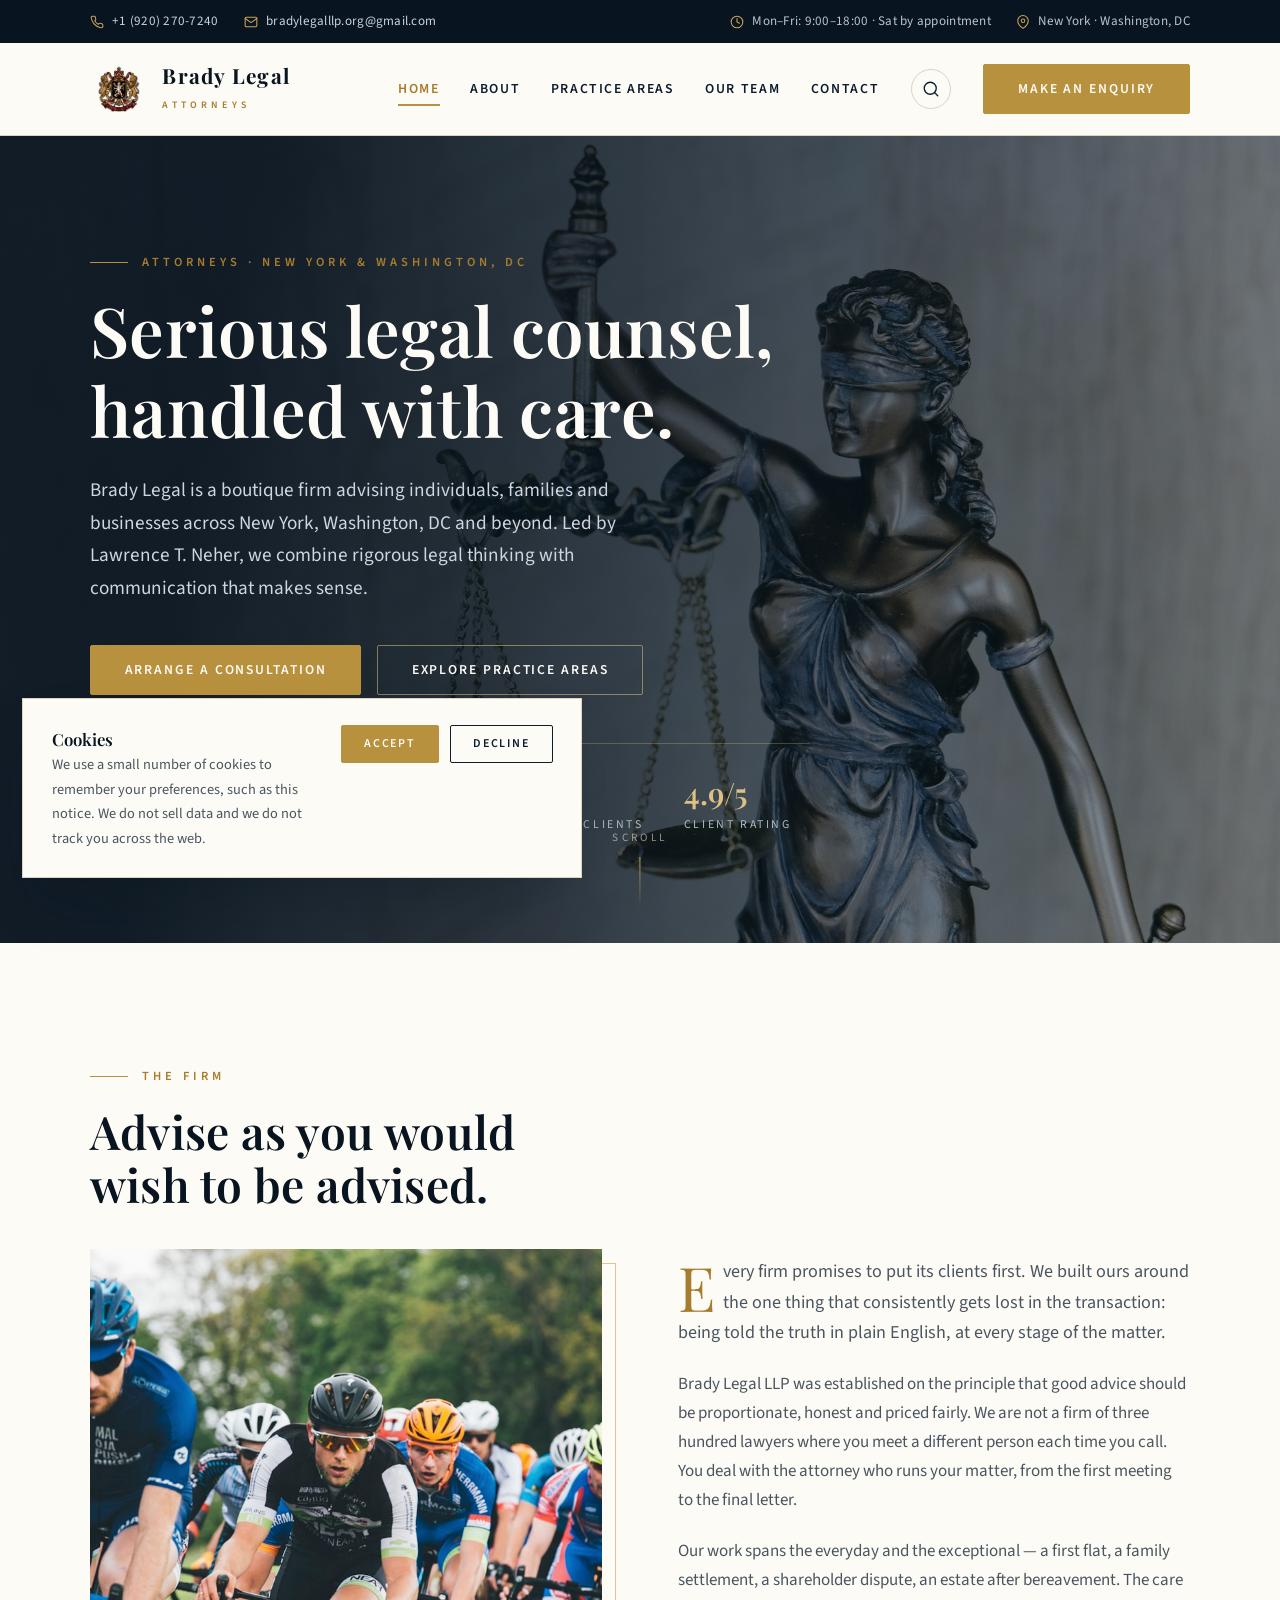
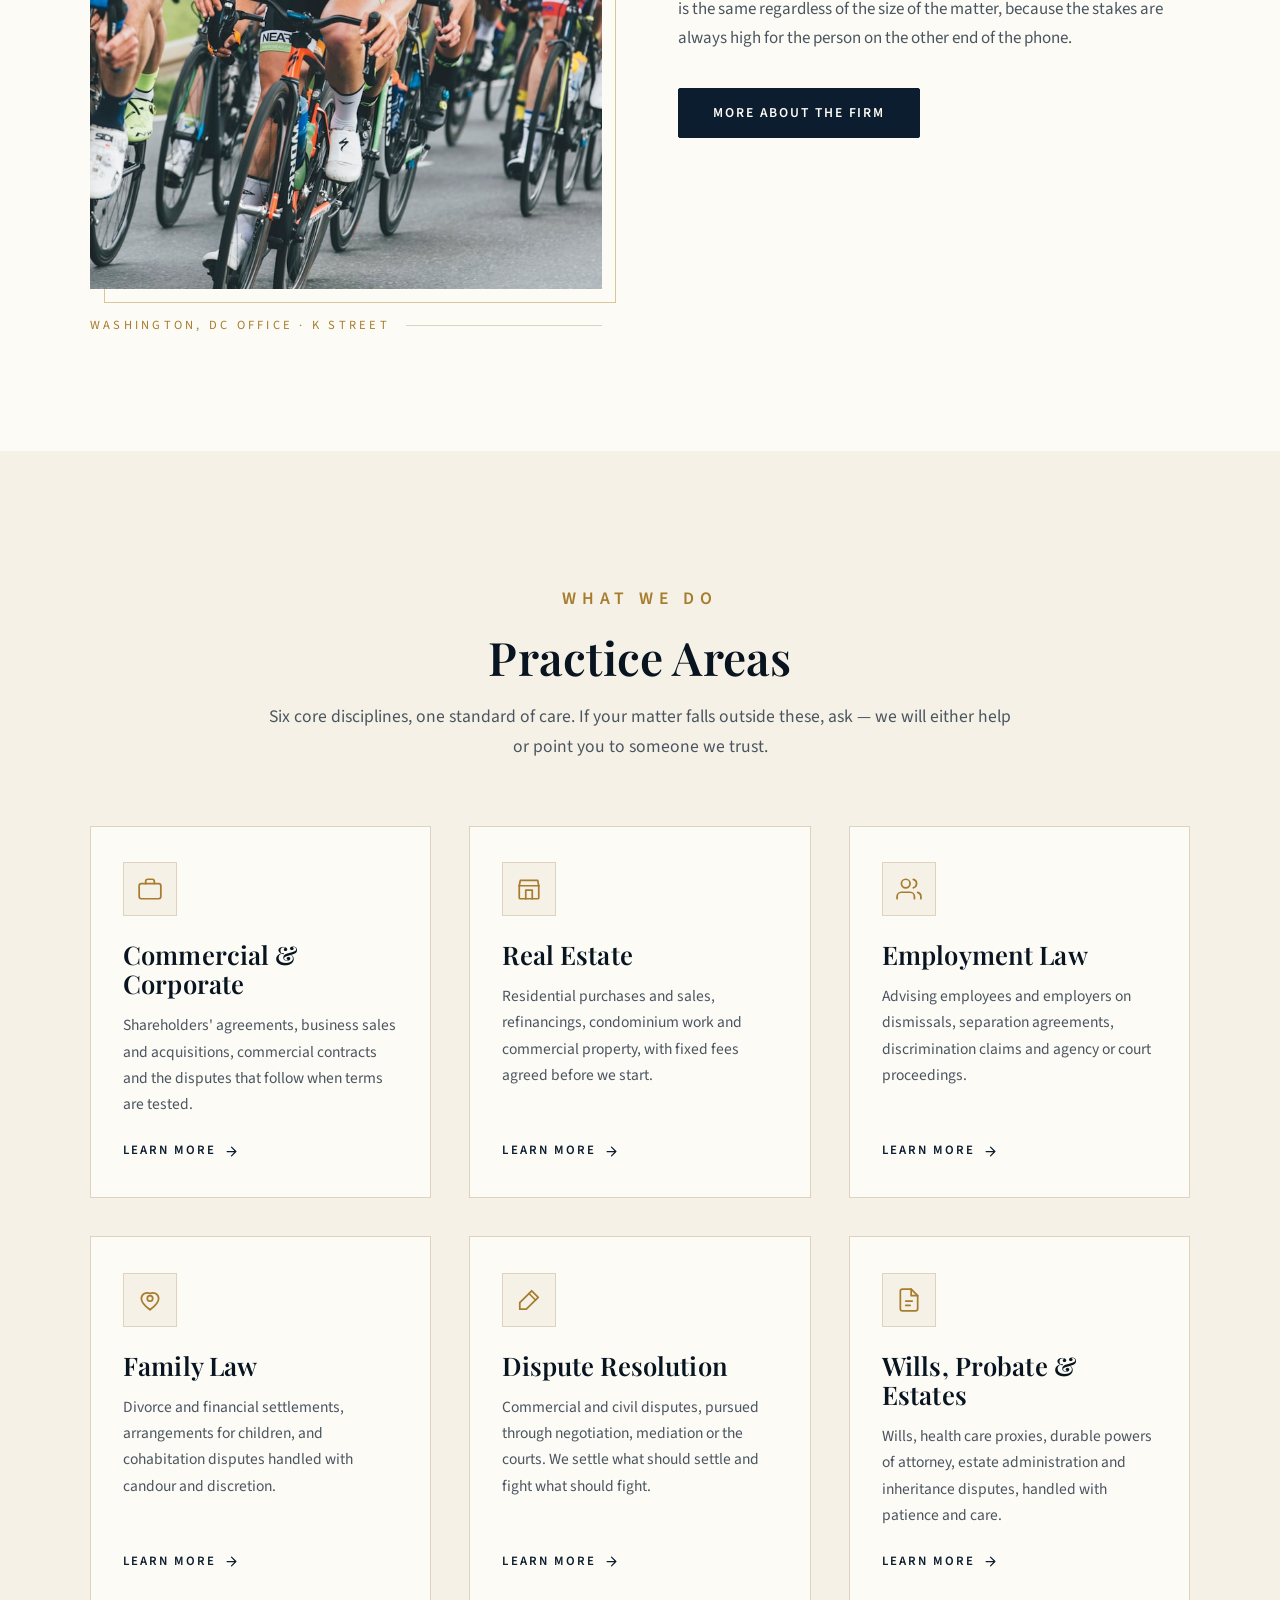
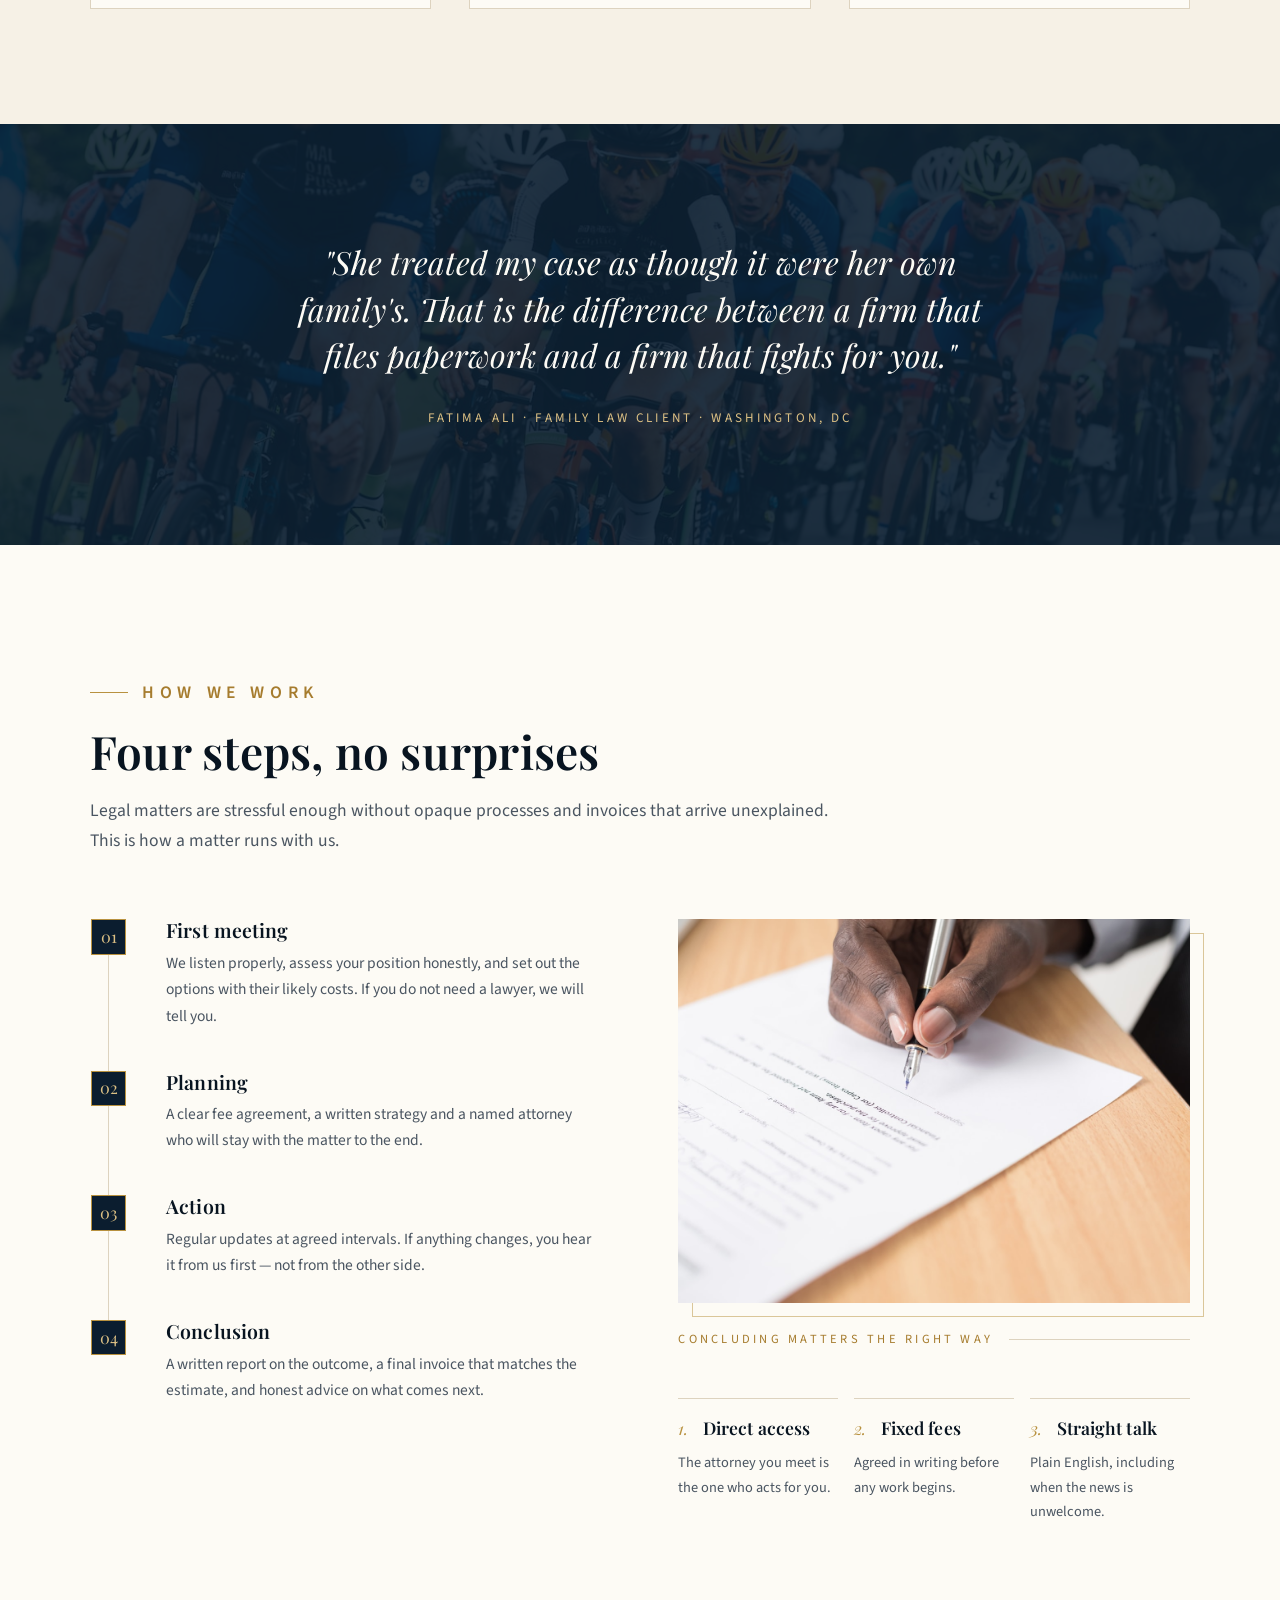
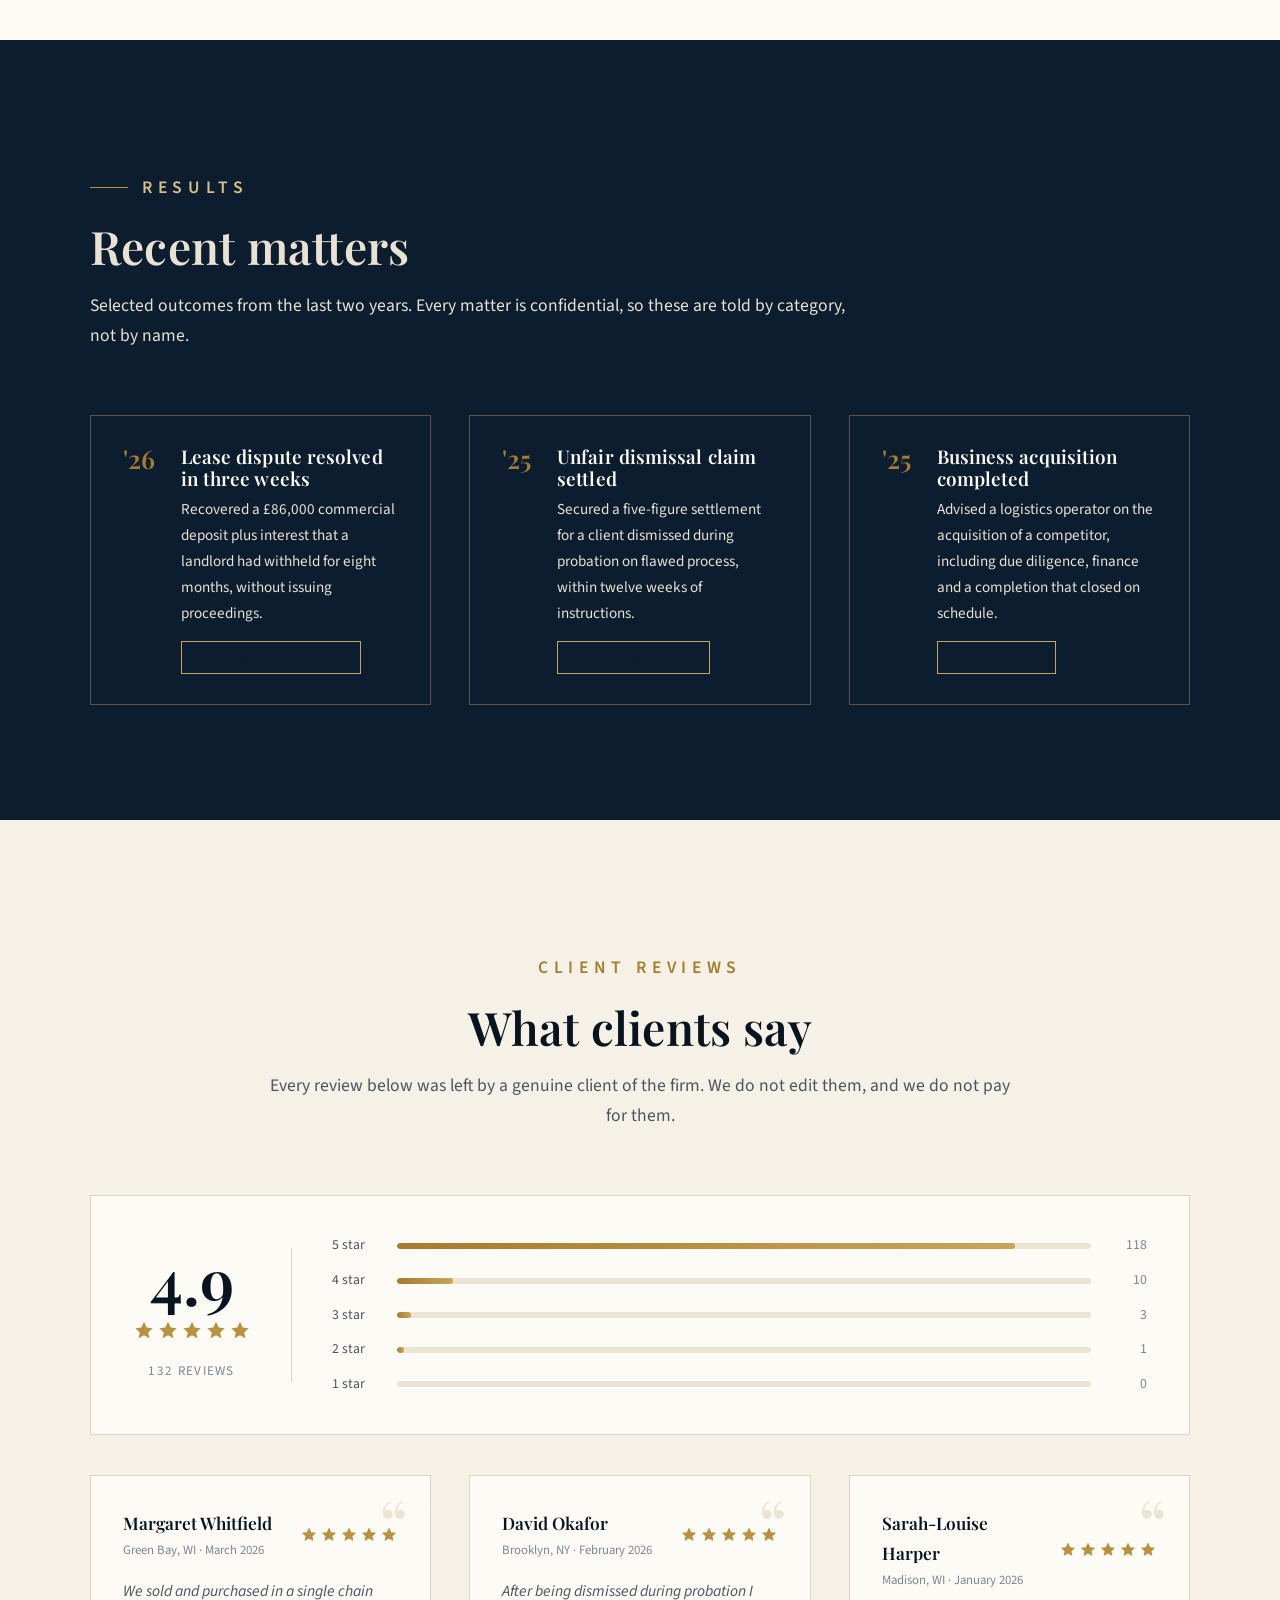
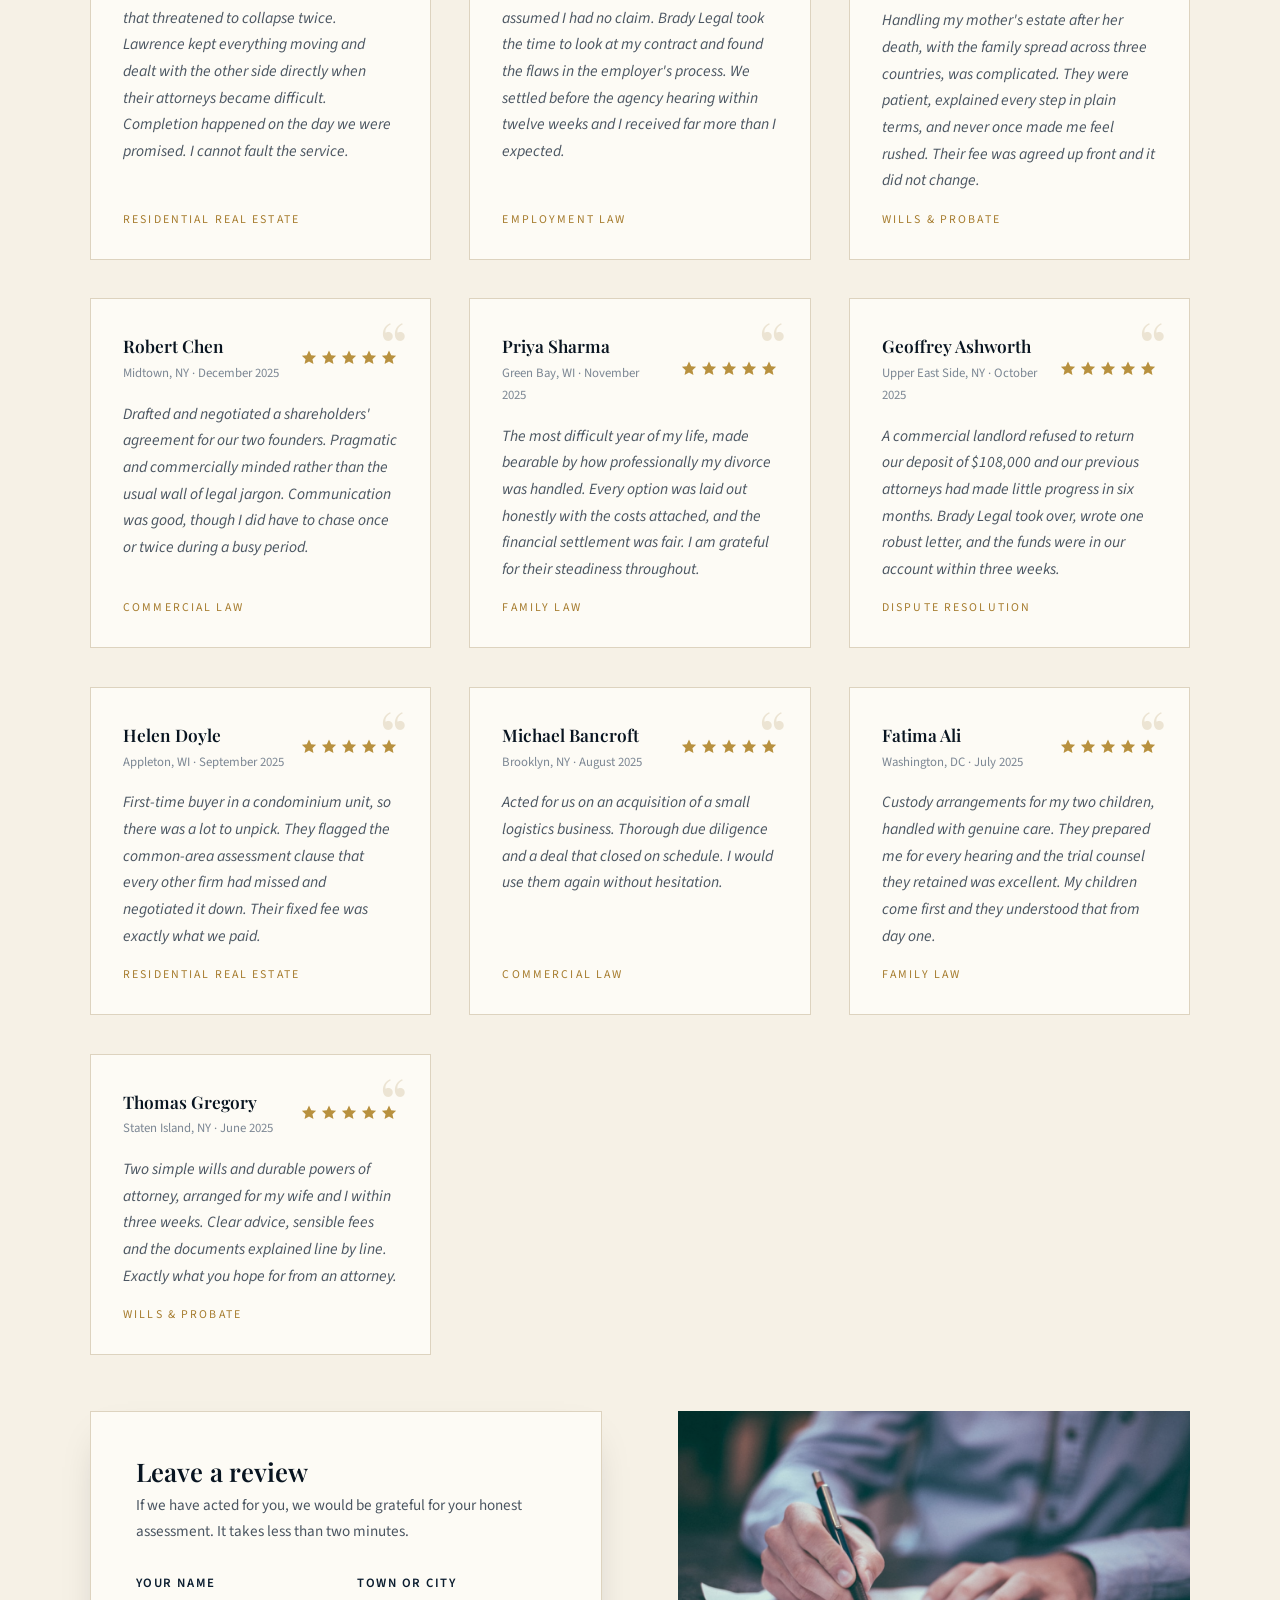
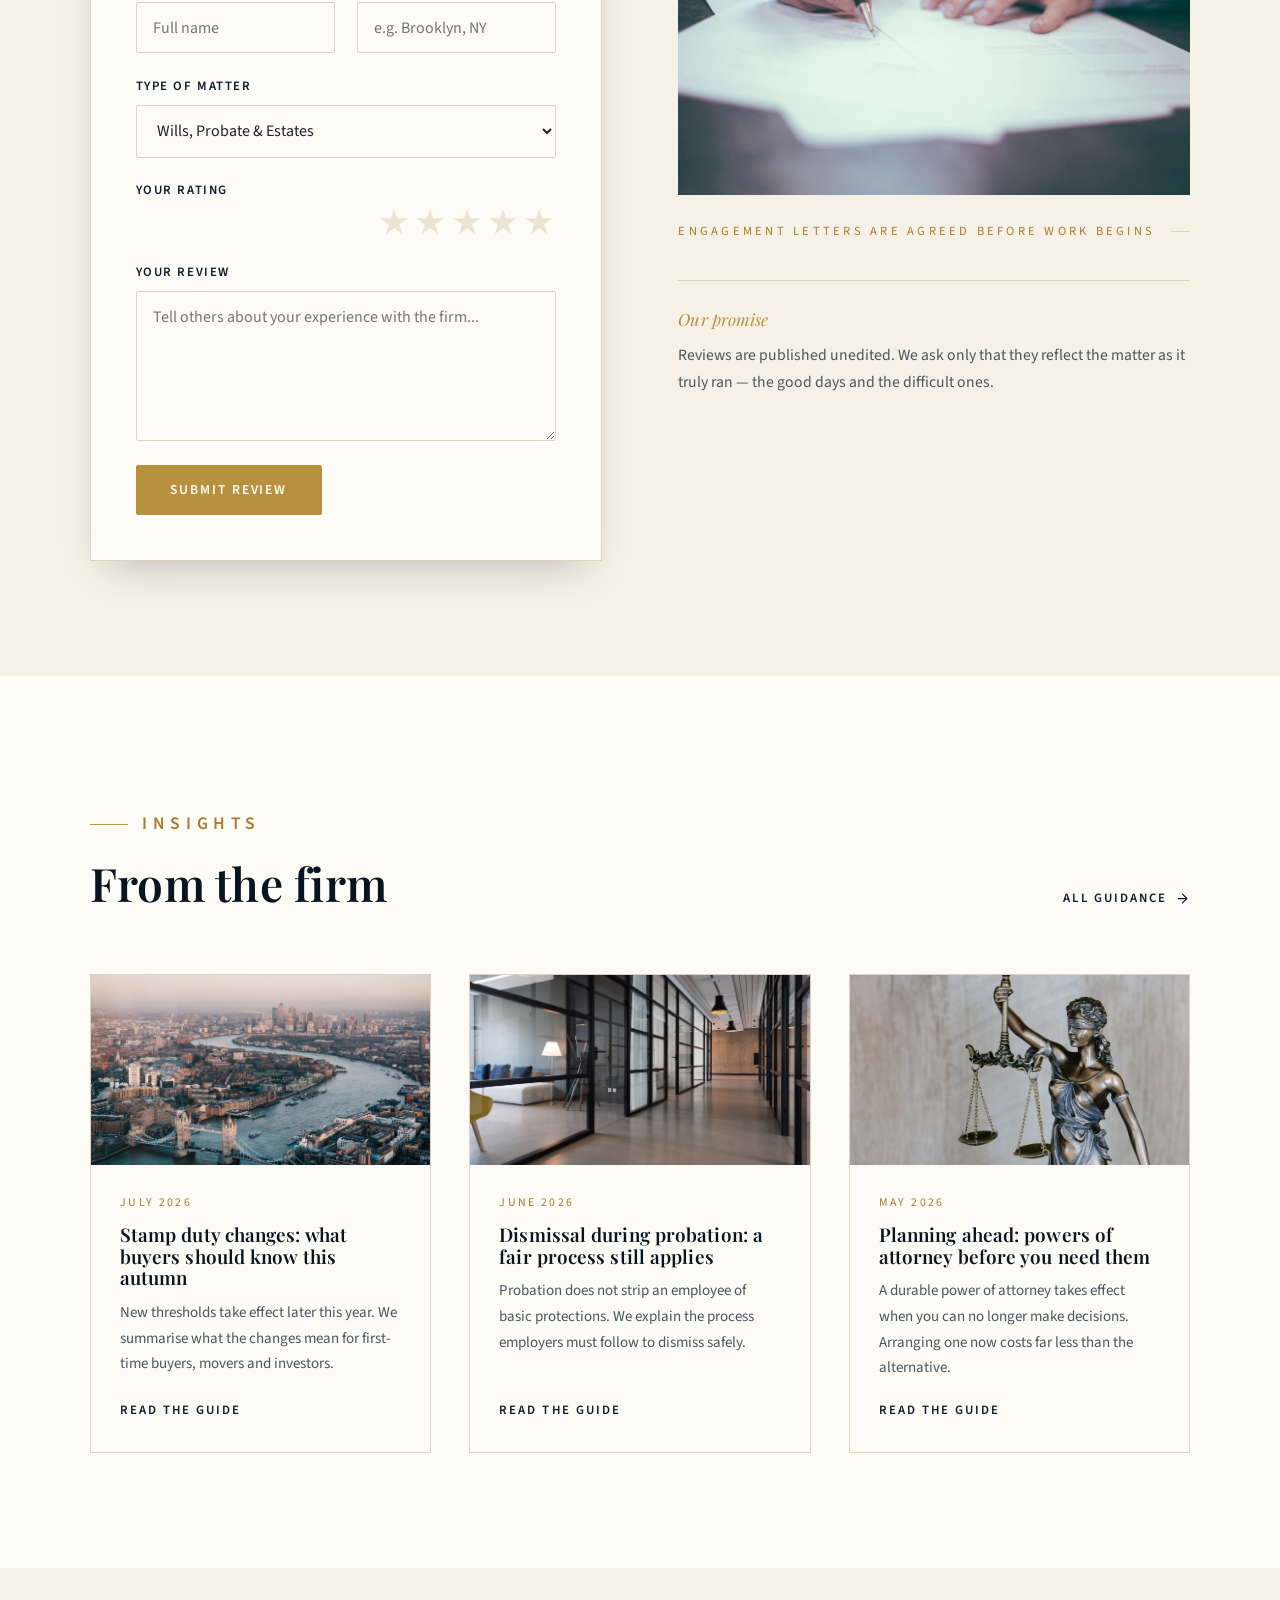
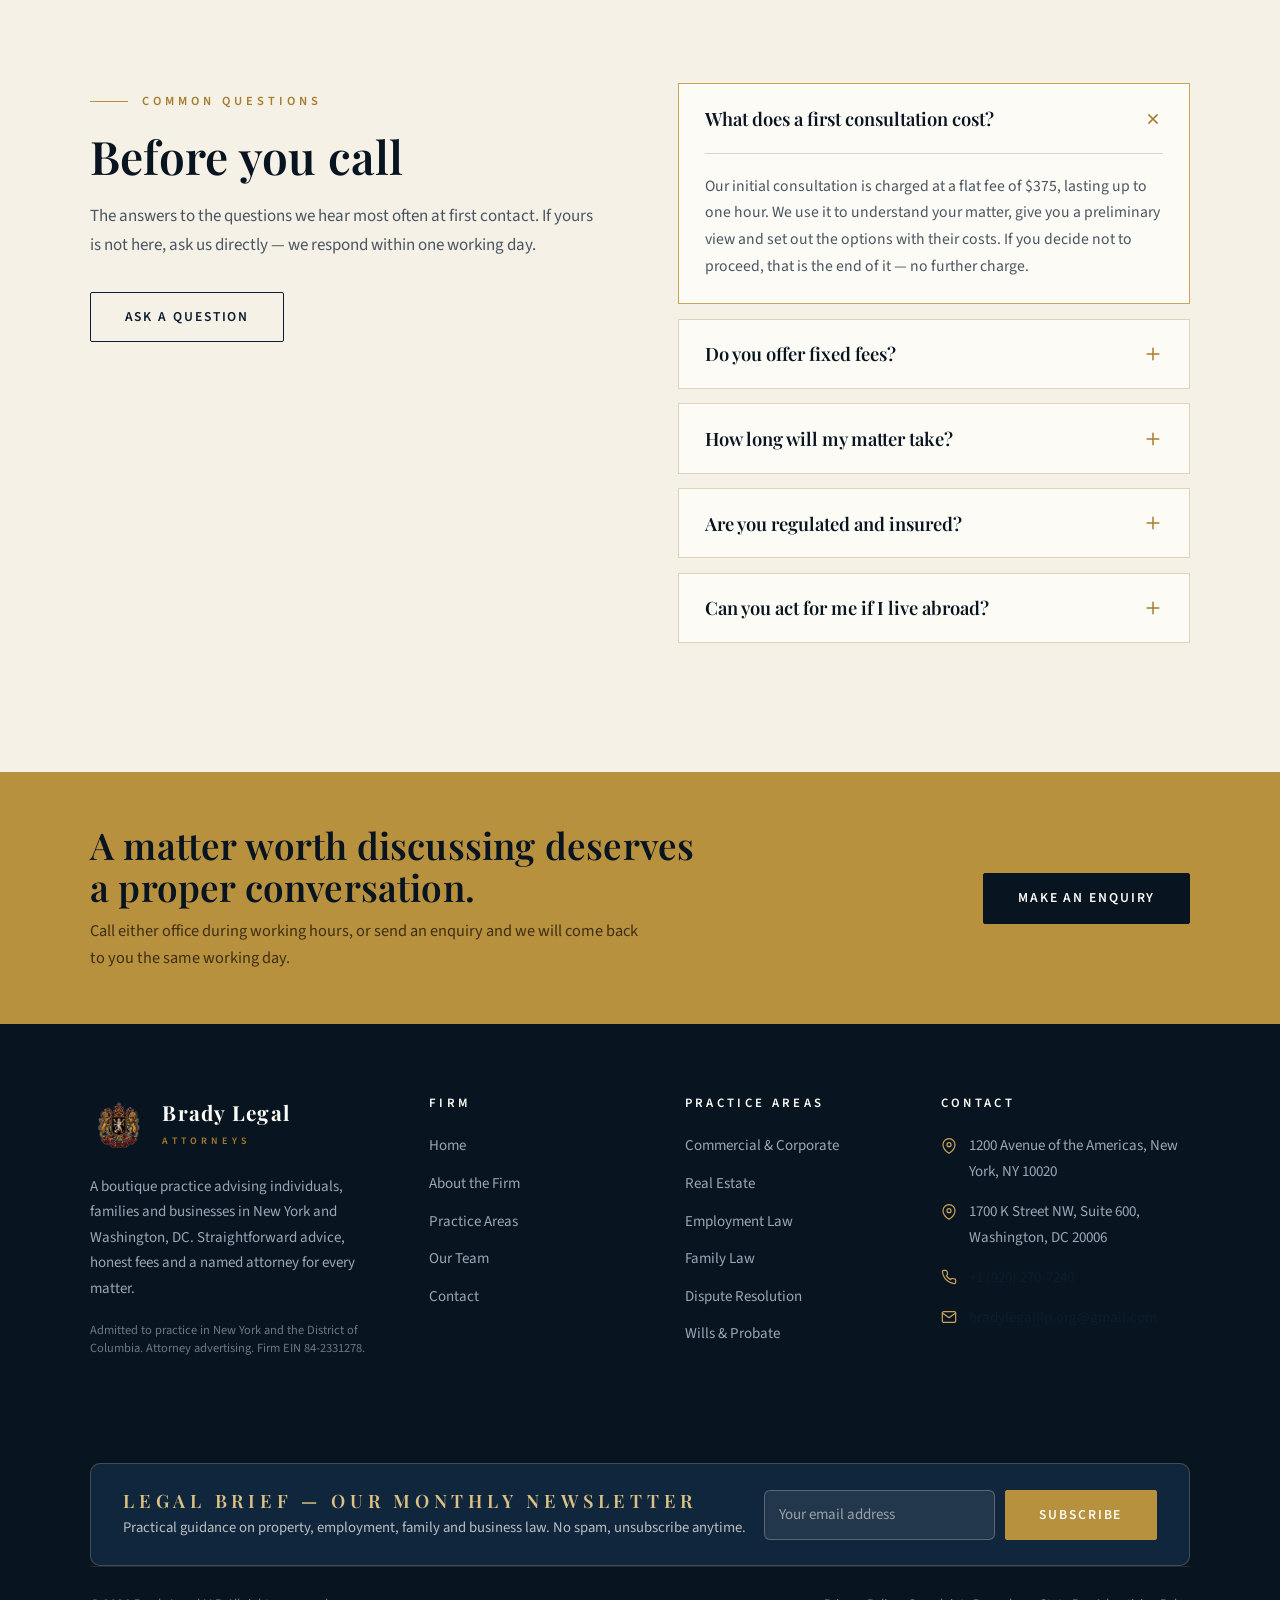
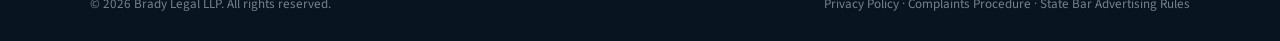
<file: index.html>
<!DOCTYPE html>
<html lang="en-GB">
<head>
  <meta charset="UTF-8">
  <meta name="google-site-verification" content="8b2198992113b233">
  <!-- Google Analytics (GA4) -->
  <script async src="https://www.googletagmanager.com/gtag/js?id=G-XXXXXXXXXX"></script>
  <script>
    window.dataLayer = window.dataLayer || [];
    function gtag(){dataLayer.push(arguments);}
    gtag('js', new Date());
    gtag('config', 'G-XXXXXXXXXX');
  </script>
  <meta name="viewport" content="width=device-width, initial-scale=1.0">
  <title>Brady Legal LLP | New York &amp; Washington, DC Law Firm</title>
  <meta name="description" content="Brady Legal LLP is a boutique law firm in New York and Washington, DC led by Lawrence T. Neher. Commercial law, real estate, employment, family law, dispute resolution and probate.">
  <link rel="preconnect" href="https://fonts.googleapis.com">
  <link rel="preconnect" href="https://fonts.gstatic.com" crossorigin>
  <link href="https://fonts.googleapis.com/css2?family=Playfair+Display:ital,wght@0,400;0,500;0,600;0,700;1,400;1,500&family=Source+Sans+3:wght@300;400;600&display=swap" rel="stylesheet">
  <link rel="stylesheet" href="css/style.css">
  <link rel="icon" type="image/svg+xml" href="assets/img/favicon.png">
</head>
<body>

  <!-- Top bar -->
  <div class="topbar">
    <div class="container topbar__inner">
      <div class="topbar__left">
        <span class="topbar__item">
          <svg viewBox="0 0 24 24" fill="none" stroke-width="1.8" stroke-linecap="round" stroke-linejoin="round"><path d="M22 16.92v3a2 2 0 0 1-2.18 2 19.79 19.79 0 0 1-8.63-3.07 19.5 19.5 0 0 1-6-6 19.79 19.79 0 0 1-3.07-8.67A2 2 0 0 1 4.11 2h3a2 2 0 0 1 2 1.72c.127.96.361 1.903.7 2.81a2 2 0 0 1-.45 2.11L8.09 9.91a16 16 0 0 0 6 6l1.27-1.27a2 2 0 0 1 2.11-.45c.907.339 1.85.573 2.81.7A2 2 0 0 1 22 16.92z"/></svg>
          <a href="tel:+19202707240">+1 (920) 270-7240</a>
        </span>
        <span class="topbar__item hide-sm">
          <svg viewBox="0 0 24 24" fill="none" stroke-width="1.8" stroke-linecap="round" stroke-linejoin="round"><path d="M4 4h16c1.1 0 2 .9 2 2v12c0 1.1-.9 2-2 2H4c-1.1 0-2-.9-2-2V6c0-1.1.9-2 2-2z"/><polyline points="22,6 12,13 2,6"/></svg>
          <a href="mailto:bradylegalllp.org@gmail.com">bradylegalllp.org@gmail.com</a>
        </span>
      </div>
      <div class="topbar__right">
        <span class="topbar__item">
          <svg viewBox="0 0 24 24" fill="none" stroke-width="1.8" stroke-linecap="round" stroke-linejoin="round"><circle cx="12" cy="12" r="10"/><polyline points="12 6 12 12 16 14"/></svg>
          Mon–Fri: 9:00–18:00 &middot; Sat by appointment
        </span>
        <span class="topbar__item">
          <svg viewBox="0 0 24 24" fill="none" stroke-width="1.8" stroke-linecap="round" stroke-linejoin="round"><path d="M21 10c0 7-9 13-9 13s-9-6-9-13a9 9 0 0 1 18 0z"/><circle cx="12" cy="10" r="3"/></svg>
          New York &middot; Washington, DC
        </span>
      </div>
    </div>
  </div>

  <!-- Header -->
  <header class="header" id="top">
    <div class="container header__inner">
      <a class="brand" href="index.html" aria-label="Brady Legal LLP — home">
        <span class="brand__mark">
          <img src="assets/img/logo.png" alt="Brady Legal LLP crest">
        </span>
        <span>
          <span class="brand__name">Brady Legal</span>
          <span class="brand__sub">Attorneys</span>
        </span>
      </a>

      <nav class="nav" aria-label="Main navigation">
        <ul class="nav__links" id="navLinks">
          <li><a class="nav__link is-active" href="index.html">Home</a></li>
          <li><a class="nav__link" href="about.html">About</a></li>
          <li><a class="nav__link" href="practice.html">Practice Areas</a></li>
          <li><a class="nav__link" href="team.html">Our Team</a></li>
          <li><a class="nav__link" href="contact.html">Contact</a></li>
        </ul>
        <button class="nav__search" type="button" data-search-open aria-label="Search the site" title="Search (Ctrl+K)">
          <svg viewBox="0 0 24 24" fill="none" stroke="currentColor" stroke-width="1.8" stroke-linecap="round" stroke-linejoin="round"><circle cx="11" cy="11" r="8"/><line x1="21" y1="21" x2="16.65" y2="16.65"/></svg>
        </button>
        <a class="btn btn--gold nav__cta" href="contact.html">Make an Enquiry</a>
        <button class="nav__toggle" aria-label="Toggle menu" aria-expanded="false">
          <svg viewBox="0 0 24 24" fill="none" stroke="currentColor" stroke-width="1.8" stroke-linecap="round"><line x1="3" y1="7" x2="21" y2="7"/><line x1="3" y1="12" x2="21" y2="12"/><line x1="3" y1="17" x2="21" y2="17"/></svg>
        </button>
      </nav>
    </div>
  </header>

  <main>

    <!-- Hero -->
    <section class="hero">
      <div class="hero__bg" role="img" aria-label="A United States courthouse"></div>
      <div class="container">
        <div class="hero__inner">
          <p class="eyebrow">Attorneys &middot; New York &amp; Washington, DC</p>
          <h1>Serious legal counsel, handled with care.</h1>
          <p class="hero__lede">Brady Legal is a boutique firm advising individuals, families and businesses across New York, Washington, DC and beyond. Led by Lawrence T. Neher, we combine rigorous legal thinking with communication that makes sense.</p>
          <div class="hero__actions">
            <a class="btn btn--gold" href="contact.html">Arrange a Consultation</a>
            <a class="btn btn--ghost" href="practice.html">Explore Practice Areas</a>
          </div>
          <div class="hero__rule">
            <div class="hero__rule-item">
              <span class="hero__rule-num">25+</span>
              <span class="hero__rule-label">Years experience</span>
            </div>
            <div class="hero__rule-item">
              <span class="hero__rule-num">2,000+</span>
              <span class="hero__rule-label">Matters concluded</span>
            </div>
            <div class="hero__rule-item">
              <span class="hero__rule-num">&pound;40m+</span>
              <span class="hero__rule-label">Recovered for clients</span>
            </div>
            <div class="hero__rule-item">
              <span class="hero__rule-num">4.9/5</span>
              <span class="hero__rule-label">Client rating</span>
            </div>
          </div>
        </div>
      </div>
      <div class="hero__scroll">Scroll</div>
    </section>

    <!-- The firm -->
    <section class="section">
      <div class="container grid-2">
        <div class="reveal">
          <p class="eyebrow">The Firm</p>
          <h2>Advise as you would wish to be advised.</h2>
          <div class="img-frame img-frame--overlap" style="margin-top:2.4rem;">
            <img src="assets/img/law-library.jpg" alt="The library at Brady Legal's Washington, DC office" loading="lazy">
          </div>
          <div class="caption-rule">Washington, DC office &middot; K Street</div>
        </div>
        <div class="reveal" data-delay="1">
          <p class="lead dropcap">Every firm promises to put its clients first. We built ours around the one thing that consistently gets lost in the transaction: being told the truth in plain English, at every stage of the matter.</p>
          <p style="margin-top:1.4rem;">Brady Legal LLP was established on the principle that good advice should be proportionate, honest and priced fairly. We are not a firm of three hundred lawyers where you meet a different person each time you call. You deal with the attorney who runs your matter, from the first meeting to the final letter.</p>
          <p style="margin-top:1.4rem;">Our work spans the everyday and the exceptional — a first flat, a family settlement, a shareholder dispute, an estate after bereavement. The care is the same regardless of the size of the matter, because the stakes are always high for the person on the other end of the phone.</p>
          <a class="btn btn--navy" style="margin-top:2.2rem;" href="about.html">More About the Firm</a>
        </div>
      </div>
    </section>

    <!-- Practice areas -->
    <section class="section section--tint" id="practice">
      <div class="container">
        <div class="section-head section-head--center reveal">
          <p class="eyebrow" style="justify-content:center;">What We Do</p>
          <h2>Practice Areas</h2>
          <p>Six core disciplines, one standard of care. If your matter falls outside these, ask — we will either help or point you to someone we trust.</p>
        </div>
        <div class="grid-3">
          <article class="practice-card reveal">
            <span class="practice-card__icon">
              <svg viewBox="0 0 24 24" fill="none" stroke="currentColor" stroke-width="1.6" stroke-linecap="round" stroke-linejoin="round"><rect x="2" y="7" width="20" height="14" rx="2"/><path d="M16 7V5a2 2 0 0 0-2-2h-4a2 2 0 0 0-2 2v2"/></svg>
            </span>
            <h3>Commercial &amp; Corporate</h3>
            <p>Shareholders' agreements, business sales and acquisitions, commercial contracts and the disputes that follow when terms are tested.</p>
            <a class="practice-card__more" href="practice.html#commercial">Learn more <svg viewBox="0 0 24 24" fill="none" stroke="currentColor" stroke-width="2" stroke-linecap="round" stroke-linejoin="round"><path d="M5 12h14M12 5l7 7-7 7"/></svg></a>
          </article>
          <article class="practice-card reveal" data-delay="1">
            <span class="practice-card__icon">
              <svg viewBox="0 0 24 24" fill="none" stroke="currentColor" stroke-width="1.6" stroke-linecap="round" stroke-linejoin="round"><path d="M3 9l1-5h16l1 5"/><path d="M21 9v11a1 1 0 0 1-1 1H4a1 1 0 0 1-1-1V9"/><path d="M3 9h18"/><path d="M9 21v-8h6v8"/></svg>
            </span>
            <h3>Real Estate</h3>
            <p>Residential purchases and sales, refinancings, condominium work and commercial property, with fixed fees agreed before we start.</p>
            <a class="practice-card__more" href="practice.html#property">Learn more <svg viewBox="0 0 24 24" fill="none" stroke="currentColor" stroke-width="2" stroke-linecap="round" stroke-linejoin="round"><path d="M5 12h14M12 5l7 7-7 7"/></svg></a>
          </article>
          <article class="practice-card reveal" data-delay="2">
            <span class="practice-card__icon">
              <svg viewBox="0 0 24 24" fill="none" stroke="currentColor" stroke-width="1.6" stroke-linecap="round" stroke-linejoin="round"><path d="M17 21v-2a4 4 0 0 0-4-4H5a4 4 0 0 0-4 4v2"/><circle cx="9" cy="7" r="4"/><path d="M23 21v-2a4 4 0 0 0-3-3.87"/><path d="M16 3.13a4 4 0 0 1 0 7.75"/></svg>
            </span>
            <h3>Employment Law</h3>
            <p>Advising employees and employers on dismissals, separation agreements, discrimination claims and agency or court proceedings.</p>
            <a class="practice-card__more" href="practice.html#employment">Learn more <svg viewBox="0 0 24 24" fill="none" stroke="currentColor" stroke-width="2" stroke-linecap="round" stroke-linejoin="round"><path d="M5 12h14M12 5l7 7-7 7"/></svg></a>
          </article>
          <article class="practice-card reveal">
            <span class="practice-card__icon">
              <svg viewBox="0 0 24 24" fill="none" stroke="currentColor" stroke-width="1.6" stroke-linecap="round" stroke-linejoin="round"><path d="M12 21c-4.97-3.73-8-7.09-8-10.5A5.5 5.5 0 0 1 12 6a5.5 5.5 0 0 1 8 4.5c0 3.41-3.03 6.77-8 10.5z"/><circle cx="12" cy="10.5" r="2.5"/></svg>
            </span>
            <h3>Family Law</h3>
            <p>Divorce and financial settlements, arrangements for children, and cohabitation disputes handled with candour and discretion.</p>
            <a class="practice-card__more" href="practice.html#family">Learn more <svg viewBox="0 0 24 24" fill="none" stroke="currentColor" stroke-width="2" stroke-linecap="round" stroke-linejoin="round"><path d="M5 12h14M12 5l7 7-7 7"/></svg></a>
          </article>
          <article class="practice-card reveal" data-delay="1">
            <span class="practice-card__icon">
              <svg viewBox="0 0 24 24" fill="none" stroke="currentColor" stroke-width="1.6" stroke-linecap="round" stroke-linejoin="round"><path d="M14.5 3.5l6 6-11 11H3.5v-6l11-11z"/><path d="M12 6l6 6"/></svg>
            </span>
            <h3>Dispute Resolution</h3>
            <p>Commercial and civil disputes, pursued through negotiation, mediation or the courts. We settle what should settle and fight what should fight.</p>
            <a class="practice-card__more" href="practice.html#disputes">Learn more <svg viewBox="0 0 24 24" fill="none" stroke="currentColor" stroke-width="2" stroke-linecap="round" stroke-linejoin="round"><path d="M5 12h14M12 5l7 7-7 7"/></svg></a>
          </article>
          <article class="practice-card reveal" data-delay="2">
            <span class="practice-card__icon">
              <svg viewBox="0 0 24 24" fill="none" stroke="currentColor" stroke-width="1.6" stroke-linecap="round" stroke-linejoin="round"><path d="M14 2H6a2 2 0 0 0-2 2v16a2 2 0 0 0 2 2h12a2 2 0 0 0 2-2V8z"/><path d="M14 2v6h6"/><path d="M9 13h6M9 17h4"/></svg>
            </span>
            <h3>Wills, Probate &amp; Estates</h3>
            <p>Wills, health care proxies, durable powers of attorney, estate administration and inheritance disputes, handled with patience and care.</p>
            <a class="practice-card__more" href="practice.html#wills">Learn more <svg viewBox="0 0 24 24" fill="none" stroke="currentColor" stroke-width="2" stroke-linecap="round" stroke-linejoin="round"><path d="M5 12h14M12 5l7 7-7 7"/></svg></a>
          </article>
        </div>
      </div>
    </section>

    <!-- Quote band -->
    <section class="testimonial-strip section">
      <div class="container testimonial-strip__inner reveal">
        <p class="testimonial-strip__quote">"She treated my case as though it were her own family's. That is the difference between a firm that files paperwork and a firm that fights for you."</p>
        <p class="testimonial-strip__person">Fatima Ali &middot; Family law client &middot; Washington, DC</p>
      </div>
    </section>

    <!-- How we work -->
    <section class="section">
      <div class="container">
        <div class="section-head reveal">
          <p class="eyebrow">How We Work</p>
          <h2>Four steps, no surprises</h2>
          <p>Legal matters are stressful enough without opaque processes and invoices that arrive unexplained. This is how a matter runs with us.</p>
        </div>
        <div class="grid-2" style="align-items:start;">
          <div class="reveal">
            <div class="step">
              <span class="step__num">01</span>
              <h3>First meeting</h3>
              <p>We listen properly, assess your position honestly, and set out the options with their likely costs. If you do not need a lawyer, we will tell you.</p>
            </div>
            <div class="step">
              <span class="step__num">02</span>
              <h3>Planning</h3>
              <p>A clear fee agreement, a written strategy and a named attorney who will stay with the matter to the end.</p>
            </div>
            <div class="step">
              <span class="step__num">03</span>
              <h3>Action</h3>
              <p>Regular updates at agreed intervals. If anything changes, you hear it from us first — not from the other side.</p>
            </div>
            <div class="step">
              <span class="step__num">04</span>
              <h3>Conclusion</h3>
              <p>A written report on the outcome, a final invoice that matches the estimate, and honest advice on what comes next.</p>
            </div>
          </div>
          <div class="reveal" data-delay="1">
            <div class="img-frame">
              <img src="assets/img/handshake.jpg" alt="Clients concluding an agreement at Brady Legal" loading="lazy" style="aspect-ratio:4/3;object-fit:cover;width:100%;">
            </div>
            <div class="caption-rule">Concluding matters the right way</div>
            <div class="grid-3" style="margin-top:3rem;gap:1rem;">
              <div class="value-item" style="padding-top:1.2rem;">
                <h3 style="font-size:1.1rem;"><span>1.</span>Direct access</h3>
                <p style="font-size:0.9rem;">The attorney you meet is the one who acts for you.</p>
              </div>
              <div class="value-item" style="padding-top:1.2rem;">
                <h3 style="font-size:1.1rem;"><span>2.</span>Fixed fees</h3>
                <p style="font-size:0.9rem;">Agreed in writing before any work begins.</p>
              </div>
              <div class="value-item" style="padding-top:1.2rem;">
                <h3 style="font-size:1.1rem;"><span>3.</span>Straight talk</h3>
                <p style="font-size:0.9rem;">Plain English, including when the news is unwelcome.</p>
              </div>
            </div>
          </div>
        </div>
      </div>
    </section>

    <!-- Recent matters -->
    <section class="section section--navy">
      <div class="container">
        <div class="section-head reveal">
          <p class="eyebrow">Results</p>
          <h2>Recent matters</h2>
          <p>Selected outcomes from the last two years. Every matter is confidential, so these are told by category, not by name.</p>
        </div>
        <div class="grid-3">
          <article class="case-card reveal" style="background:transparent;border-color:rgba(220,192,132,0.35);">
            <span class="case-card__year">'26</span>
            <div>
              <h3 style="color:var(--ivory-100);">Lease dispute resolved in three weeks</h3>
              <p>Recovered a &pound;86,000 commercial deposit plus interest that a landlord had withheld for eight months, without issuing proceedings.</p>
              <span class="case-card__tag">Dispute Resolution</span>
            </div>
          </article>
          <article class="case-card reveal" data-delay="1" style="background:transparent;border-color:rgba(220,192,132,0.35);">
            <span class="case-card__year">'25</span>
            <div>
              <h3 style="color:var(--ivory-100);">Unfair dismissal claim settled</h3>
              <p>Secured a five-figure settlement for a client dismissed during probation on flawed process, within twelve weeks of instructions.</p>
              <span class="case-card__tag">Employment Law</span>
            </div>
          </article>
          <article class="case-card reveal" data-delay="2" style="background:transparent;border-color:rgba(220,192,132,0.35);">
            <span class="case-card__year">'25</span>
            <div>
              <h3 style="color:var(--ivory-100);">Business acquisition completed</h3>
              <p>Advised a logistics operator on the acquisition of a competitor, including due diligence, finance and a completion that closed on schedule.</p>
              <span class="case-card__tag">Commercial</span>
            </div>
          </article>
        </div>
      </div>
    </section>

    <!-- Reviews -->
    <section class="section section--tint" id="reviews">
      <div class="container">
        <div class="section-head section-head--center reveal">
          <p class="eyebrow">Client Reviews</p>
          <h2>What clients say</h2>
          <p>Every review below was left by a genuine client of the firm. We do not edit them, and we do not pay for them.</p>
        </div>

        <div class="reveal" data-rating-summary>
          <div class="review-summary">
            <div class="review-summary__score">
              <div class="review-summary__num">4.9</div>
              <div class="review-summary__stars"></div>
              <div class="review-summary__count">132 reviews</div>
            </div>
            <div class="rating-bars">
              <div class="rating-row">
                <span>5 star</span>
                <div class="rating-row__track"><div class="rating-row__fill" style="width:89%;"></div></div>
                <span class="rating-row__count">118</span>
              </div>
              <div class="rating-row">
                <span>4 star</span>
                <div class="rating-row__track"><div class="rating-row__fill" style="width:8%;"></div></div>
                <span class="rating-row__count">10</span>
              </div>
              <div class="rating-row">
                <span>3 star</span>
                <div class="rating-row__track"><div class="rating-row__fill" style="width:2%;"></div></div>
                <span class="rating-row__count">3</span>
              </div>
              <div class="rating-row">
                <span>2 star</span>
                <div class="rating-row__track"><div class="rating-row__fill" style="width:1%;"></div></div>
                <span class="rating-row__count">1</span>
              </div>
              <div class="rating-row">
                <span>1 star</span>
                <div class="rating-row__track"><div class="rating-row__fill" style="width:0%;"></div></div>
                <span class="rating-row__count">0</span>
              </div>
            </div>
          </div>
        </div>

        <div class="grid-3" data-review-grid style="margin-top:2.5rem;"></div>

        <div class="grid-2" style="margin-top:3.5rem;align-items:start;">
          <div class="reveal">
            <div class="review-form">
              <h3>Leave a review</h3>
              <p class="field-note" style="font-size:0.95rem;">If we have acted for you, we would be grateful for your honest assessment. It takes less than two minutes.</p>
              <form data-review-form novalidate>
                <div class="form-grid">
                  <div class="field">
                    <label for="review-name">Your name</label>
                    <input id="review-name" type="text" placeholder="Full name" required>
                  </div>
                  <div class="field">
                    <label for="review-location">Town or city</label>
                    <input id="review-location" type="text" placeholder="e.g. Brooklyn, NY">
                  </div>
                  <div class="field field--full">
                    <label for="review-case">Type of matter</label>
                    <select id="review-case">
                      <option>Commercial Law</option>
                      <option>Real Estate</option>
                      <option>Employment Law</option>
                      <option>Family Law</option>
                      <option>Dispute Resolution</option>
                      <option selected>Wills, Probate &amp; Estates</option>
                      <option>Other</option>
                    </select>
                  </div>
                  <div class="field field--full">
                    <label>Your rating</label>
                    <div class="rating-input">
                      <input type="radio" id="star5" name="rating" value="5">
                      <label for="star5" title="5 stars"></label>
                      <input type="radio" id="star4" name="rating" value="4">
                      <label for="star4" title="4 stars"></label>
                      <input type="radio" id="star3" name="rating" value="3">
                      <label for="star3" title="3 stars"></label>
                      <input type="radio" id="star2" name="rating" value="2">
                      <label for="star2" title="2 stars"></label>
                      <input type="radio" id="star1" name="rating" value="1">
                      <label for="star1" title="1 star"></label>
                    </div>
                  </div>
                  <div class="field field--full">
                    <label for="review-text">Your review</label>
                    <textarea id="review-text" placeholder="Tell others about your experience with the firm..." required></textarea>
                  </div>
                </div>
                <button class="btn btn--gold" type="submit" style="margin-top:1.5rem;">Submit Review</button>
                <div class="form-status" role="status" aria-live="polite"></div>
              </form>
            </div>
          </div>
          <div class="reveal" data-delay="1">
            <div class="img-frame">
              <img src="assets/img/contract-signing.jpg" alt="A client signing an engagement letter at Brady Legal" loading="lazy" style="aspect-ratio:4/3;object-fit:cover;width:100%;">
            </div>
            <div class="caption-rule">Engagement letters are agreed before work begins</div>
            <div class="value-item" style="margin-top:2.4rem;">
              <h3><span>Our promise</span></h3>
              <p>Reviews are published unedited. We ask only that they reflect the matter as it truly ran — the good days and the difficult ones.</p>
            </div>
          </div>
        </div>
      </div>
    </section>

    <!-- Insights -->
    <section class="section">
      <div class="container">
        <div class="section-head reveal" style="display:flex;justify-content:space-between;align-items:flex-end;max-width:none;">
          <div>
            <p class="eyebrow">Insights</p>
            <h2>From the firm</h2>
          </div>
          <a class="practice-card__more" href="practice.html">All guidance <svg viewBox="0 0 24 24" fill="none" stroke="currentColor" stroke-width="2" stroke-linecap="round" stroke-linejoin="round"><path d="M5 12h14M12 5l7 7-7 7"/></svg></a>
        </div>
        <div class="grid-3">
          <article class="news-card reveal">
            <div class="news-card__img">
              <img src="assets/img/city-skyline.jpg" alt="The New York City skyline" loading="lazy">
            </div>
            <div class="news-card__body">
              <span class="news-card__date">July 2026</span>
              <h3>Stamp duty changes: what buyers should know this autumn</h3>
              <p>New thresholds take effect later this year. We summarise what the changes mean for first-time buyers, movers and investors.</p>
              <a class="news-card__more" href="practice.html#property">Read the guide</a>
            </div>
          </article>
          <article class="news-card reveal" data-delay="1">
            <div class="news-card__img">
              <img src="assets/img/office-boardroom.jpg" alt="A boardroom meeting in progress" loading="lazy">
            </div>
            <div class="news-card__body">
              <span class="news-card__date">June 2026</span>
              <h3>Dismissal during probation: a fair process still applies</h3>
              <p>Probation does not strip an employee of basic protections. We explain the process employers must follow to dismiss safely.</p>
              <a class="news-card__more" href="practice.html#employment">Read the guide</a>
            </div>
          </article>
          <article class="news-card reveal" data-delay="2">
            <div class="news-card__img">
              <img src="assets/img/legal-docs.jpg" alt="Legal documents and a fountain pen" loading="lazy">
            </div>
            <div class="news-card__body">
              <span class="news-card__date">May 2026</span>
              <h3>Planning ahead: powers of attorney before you need them</h3>
              <p>A durable power of attorney takes effect when you can no longer make decisions. Arranging one now costs far less than the alternative.</p>
              <a class="news-card__more" href="practice.html#wills">Read the guide</a>
            </div>
          </article>
        </div>
      </div>
    </section>

    <!-- FAQ -->
    <section class="section section--tint">
      <div class="container grid-2" style="align-items:start;">
        <div class="reveal">
          <p class="eyebrow">Common Questions</p>
          <h2>Before you call</h2>
          <p style="margin-top:1.2rem;">The answers to the questions we hear most often at first contact. If yours is not here, ask us directly — we respond within one working day.</p>
          <a class="btn btn--inkline" style="margin-top:2rem;" href="contact.html">Ask a Question</a>
        </div>
        <div class="reveal" data-delay="1">
          <div class="faq-item is-open">
            <button class="faq-item__q" type="button">What does a first consultation cost?<svg viewBox="0 0 24 24" fill="none" stroke="currentColor" stroke-width="1.8" stroke-linecap="round"><path d="M12 5v14M5 12h14"/></svg></button>
            <div class="faq-item__a" style="max-height:200px;">
              <div class="faq-item__a-inner">Our initial consultation is charged at a flat fee of $375, lasting up to one hour. We use it to understand your matter, give you a preliminary view and set out the options with their costs. If you decide not to proceed, that is the end of it — no further charge.</div>
            </div>
          </div>
          <div class="faq-item">
            <button class="faq-item__q" type="button">Do you offer fixed fees?<svg viewBox="0 0 24 24" fill="none" stroke="currentColor" stroke-width="1.8" stroke-linecap="round"><path d="M12 5v14M5 12h14"/></svg></button>
            <div class="faq-item__a">
              <div class="faq-item__a-inner">For most residential matters, yes. Real estate, wills and probate are quoted as a fixed fee before any work begins. Litigation is charged on a transparent hourly basis with a running costs update sent to you at each stage, so there are never surprises on the invoice.</div>
            </div>
          </div>
          <div class="faq-item">
            <button class="faq-item__q" type="button">How long will my matter take?<svg viewBox="0 0 24 24" fill="none" stroke="currentColor" stroke-width="1.8" stroke-linecap="round"><path d="M12 5v14M5 12h14"/></svg></button>
            <div class="faq-item__a">
              <div class="faq-item__a-inner">It depends entirely on the matter and, in litigation, on the court's timetable. What we control is our side: every matter receives a realistic timeline at the outset, and you will be told promptly when that timeline changes and why.</div>
            </div>
          </div>
          <div class="faq-item">
            <button class="faq-item__q" type="button">Are you regulated and insured?<svg viewBox="0 0 24 24" fill="none" stroke="currentColor" stroke-width="1.8" stroke-linecap="round"><path d="M12 5v14M5 12h14"/></svg></button>
            <div class="faq-item__a">
              <div class="faq-item__a-inner">Yes. Brady Legal LLP is admitted to practice in New York and the District of Columbia, and every attorney is licensed in the jurisdiction where they work. We carry professional liability insurance as required by the rules of each bar. This information is set out in our terms of business, provided before any engagement.</div>
            </div>
          </div>
          <div class="faq-item">
            <button class="faq-item__q" type="button">Can you act for me if I live abroad?<svg viewBox="0 0 24 24" fill="none" stroke="currentColor" stroke-width="1.8" stroke-linecap="round"><path d="M12 5v14M5 12h14"/></svg></button>
            <div class="faq-item__a">
              <div class="faq-item__a-inner">For most matters, yes. We regularly act for clients living overseas, particularly on cross-border property purchases and estate administration. Meetings can be held by video call, and we work to your timezone where practical.</div>
            </div>
          </div>
        </div>
      </div>
    </section>

    <!-- CTA band -->
    <section class="cta-band">
      <div class="container cta-band__inner">
        <div>
          <h2>A matter worth discussing deserves a proper conversation.</h2>
          <p>Call either office during working hours, or send an enquiry and we will come back to you the same working day.</p>
        </div>
        <a class="btn btn--navy" href="contact.html">Make an Enquiry</a>
      </div>
    </section>

  </main>

  <!-- Footer -->
  <footer class="footer">
    <div class="container">
      <div class="footer__top">
        <div class="footer__about">
          <a class="brand" href="index.html" style="color:var(--ivory-100);">
            <span class="brand__mark">
              <img src="assets/img/logo.png" alt="Brady Legal LLP crest">
            </span>
            <span>
              <span class="brand__name" style="color:var(--ivory-100);">Brady Legal</span>
              <span class="brand__sub">Attorneys</span>
            </span>
          </a>
          <p>A boutique practice advising individuals, families and businesses in New York and Washington, DC. Straightforward advice, honest fees and a named attorney for every matter.</p>
          <p class="footer__reg">Admitted to practice in New York and the District of Columbia. Attorney advertising. Firm EIN 84-2331278.</p>
        </div>
        <div>
          <h4>Firm</h4>
          <ul class="footer__links">
            <li><a href="index.html">Home</a></li>
            <li><a href="about.html">About the Firm</a></li>
            <li><a href="practice.html">Practice Areas</a></li>
            <li><a href="team.html">Our Team</a></li>
            <li><a href="contact.html">Contact</a></li>
          </ul>
        </div>
        <div>
          <h4>Practice Areas</h4>
          <ul class="footer__links">
            <li><a href="practice.html#commercial">Commercial &amp; Corporate</a></li>
            <li><a href="practice.html#property">Real Estate</a></li>
            <li><a href="practice.html#employment">Employment Law</a></li>
            <li><a href="practice.html#family">Family Law</a></li>
            <li><a href="practice.html#disputes">Dispute Resolution</a></li>
            <li><a href="practice.html#wills">Wills &amp; Probate</a></li>
          </ul>
        </div>
        <div>
          <h4>Contact</h4>
          <ul class="footer__contact">
            <li>
              <svg viewBox="0 0 24 24" fill="none" stroke-width="1.8" stroke-linecap="round" stroke-linejoin="round"><path d="M21 10c0 7-9 13-9 13s-9-6-9-13a9 9 0 0 1 18 0z"/><circle cx="12" cy="10" r="3"/></svg>
              <span>1200 Avenue of the Americas, New York, NY 10020</span>
            </li>
            <li>
              <svg viewBox="0 0 24 24" fill="none" stroke-width="1.8" stroke-linecap="round" stroke-linejoin="round"><path d="M21 10c0 7-9 13-9 13s-9-6-9-13a9 9 0 0 1 18 0z"/><circle cx="12" cy="10" r="3"/></svg>
              <span>1700 K Street NW, Suite 600, Washington, DC 20006</span>
            </li>
            <li>
              <svg viewBox="0 0 24 24" fill="none" stroke-width="1.8" stroke-linecap="round" stroke-linejoin="round"><path d="M22 16.92v3a2 2 0 0 1-2.18 2 19.79 19.79 0 0 1-8.63-3.07 19.5 19.5 0 0 1-6-6 19.79 19.79 0 0 1-3.07-8.67A2 2 0 0 1 4.11 2h3a2 2 0 0 1 2 1.72c.127.96.361 1.903.7 2.81a2 2 0 0 1-.45 2.11L8.09 9.91a16 16 0 0 0 6 6l1.27-1.27a2 2 0 0 1 2.11-.45c.907.339 1.85.573 2.81.7A2 2 0 0 1 22 16.92z"/></svg>
              <span><a href="tel:+19202707240">+1 (920) 270-7240</a></span>
            </li>
            <li>
              <svg viewBox="0 0 24 24" fill="none" stroke-width="1.8" stroke-linecap="round" stroke-linejoin="round"><path d="M4 4h16c1.1 0 2 .9 2 2v12c0 1.1-.9 2-2 2H4c-1.1 0-2-.9-2-2V6c0-1.1.9-2 2-2z"/><polyline points="22,6 12,13 2,6"/></svg>
              <span><a href="mailto:bradylegalllp.org@gmail.com">bradylegalllp.org@gmail.com</a></span>
            </li>
          </ul>
        </div>
      </div>
  <div class="footer__news">
        <div>
          <h4>Legal Brief &mdash; our monthly newsletter</h4>
          <p>Practical guidance on property, employment, family and business law. No spam, unsubscribe anytime.</p>
        </div>
        <form class="newsletter-form" data-newsletter-form novalidate>
          <input type="email" name="email" placeholder="Your email address" required aria-label="Email address">
          <button class="btn btn--gold" type="submit">Subscribe</button>
        </form>
        <div class="form-status" role="status" aria-live="polite"></div>
      </div>
      <div class="footer__legal">
        <span>&copy; <span data-year>2026</span> Brady Legal LLP. All rights reserved.</span>
        <span>Privacy Policy &middot; Complaints Procedure &middot; State Bar Advertising Rules</span>
      </div>
    </div>
  </footer>

  <!-- Cookie notice -->
  <div class="cookie-notice" role="dialog" aria-label="Cookie notice">
    <div>
      <p style="font-weight:600;color:var(--navy-900);font-family:var(--serif);font-size:1.05rem;">Cookies</p>
      <p>We use a small number of cookies to remember your preferences, such as this notice. We do not sell data and we do not track you across the web.</p>
    </div>
    <div class="cookie-notice__actions">
      <button class="btn btn--gold cookie-notice__accept" type="button">Accept</button>
      <button class="btn btn--inkline cookie-notice__decline" type="button">Decline</button>
    </div>
  </div>

  <button class="to-top" type="button" aria-label="Back to top">
    <svg viewBox="0 0 24 24" fill="none" stroke="currentColor" stroke-width="2" stroke-linecap="round" stroke-linejoin="round"><path d="M12 19V5M5 12l7-7 7 7"/></svg>
  </button>

  <!-- Site search overlay -->
  <div class="search-overlay" id="searchOverlay" hidden>
    <div class="search-overlay__panel" role="dialog" aria-modal="true" aria-label="Site search">
      <form class="search-overlay__form" data-search-form>
        <svg viewBox="0 0 24 24" fill="none" stroke="currentColor" stroke-width="1.8" stroke-linecap="round" stroke-linejoin="round"><circle cx="11" cy="11" r="8"/><line x1="21" y1="21" x2="16.65" y2="16.65"/></svg>
        <input type="search" placeholder="Search the site &mdash; try &ldquo;real estate&rdquo;, &ldquo;divorce&rdquo;, &ldquo;wills&rdquo;&hellip;" data-search-input aria-label="Search the site">
        <button type="button" class="search-overlay__close" data-search-close aria-label="Close search">&#10005;</button>
      </form>
      <div class="search-overlay__results" data-search-results></div>
    </div>
  </div>

  <script src="js/main.js"></script>
</body>
</html>
</file>
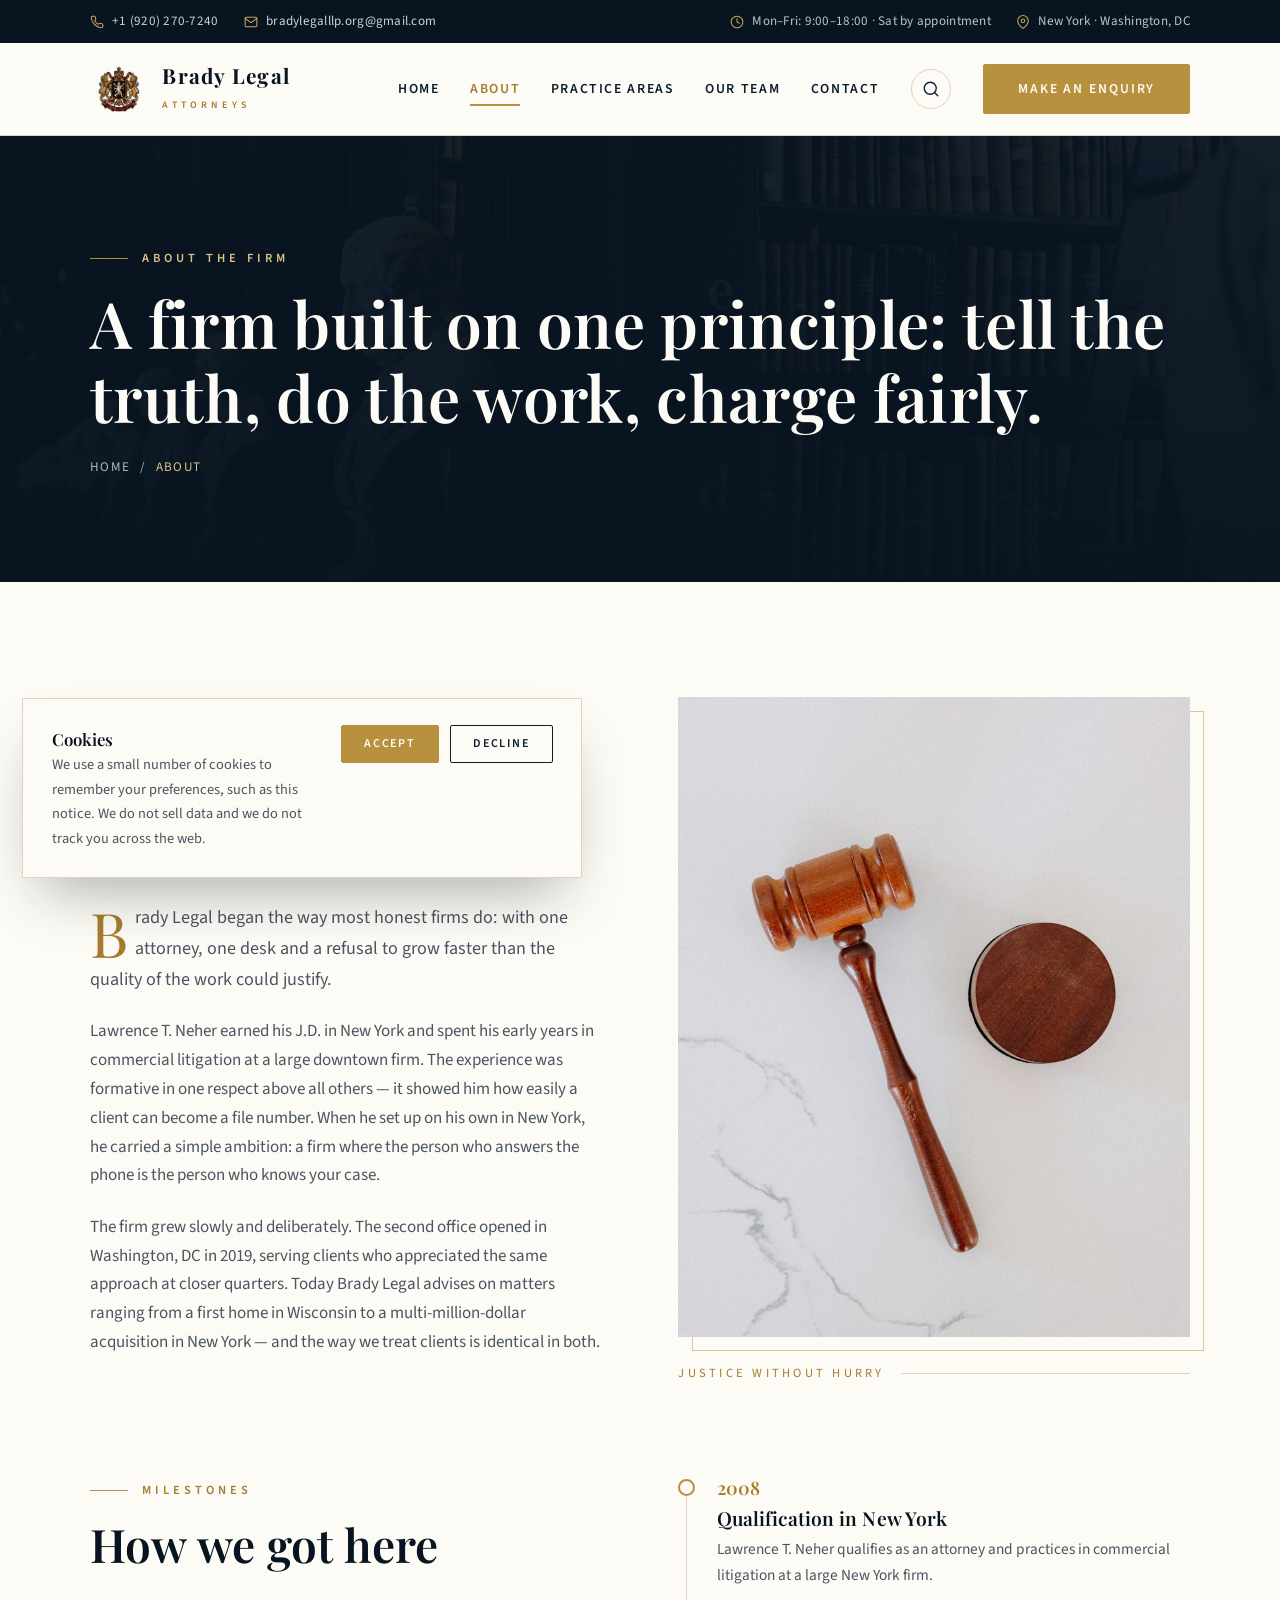
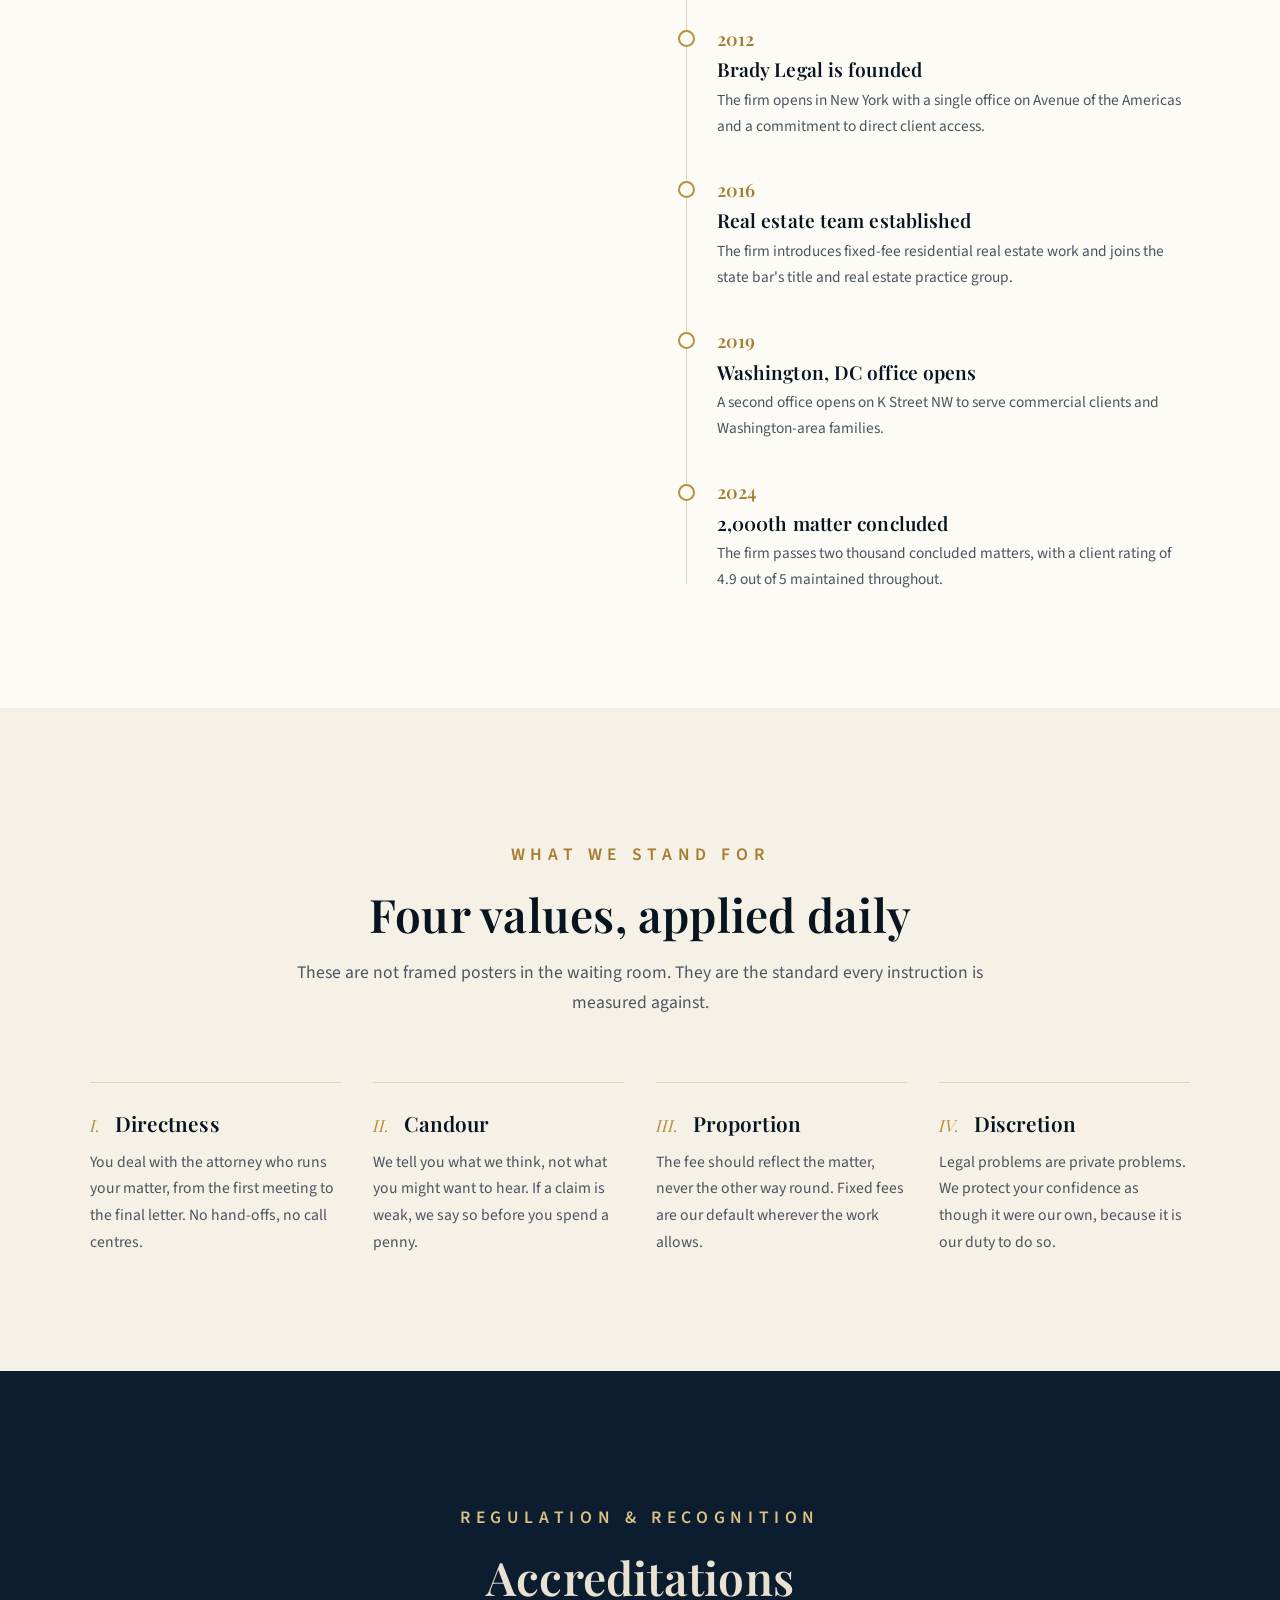
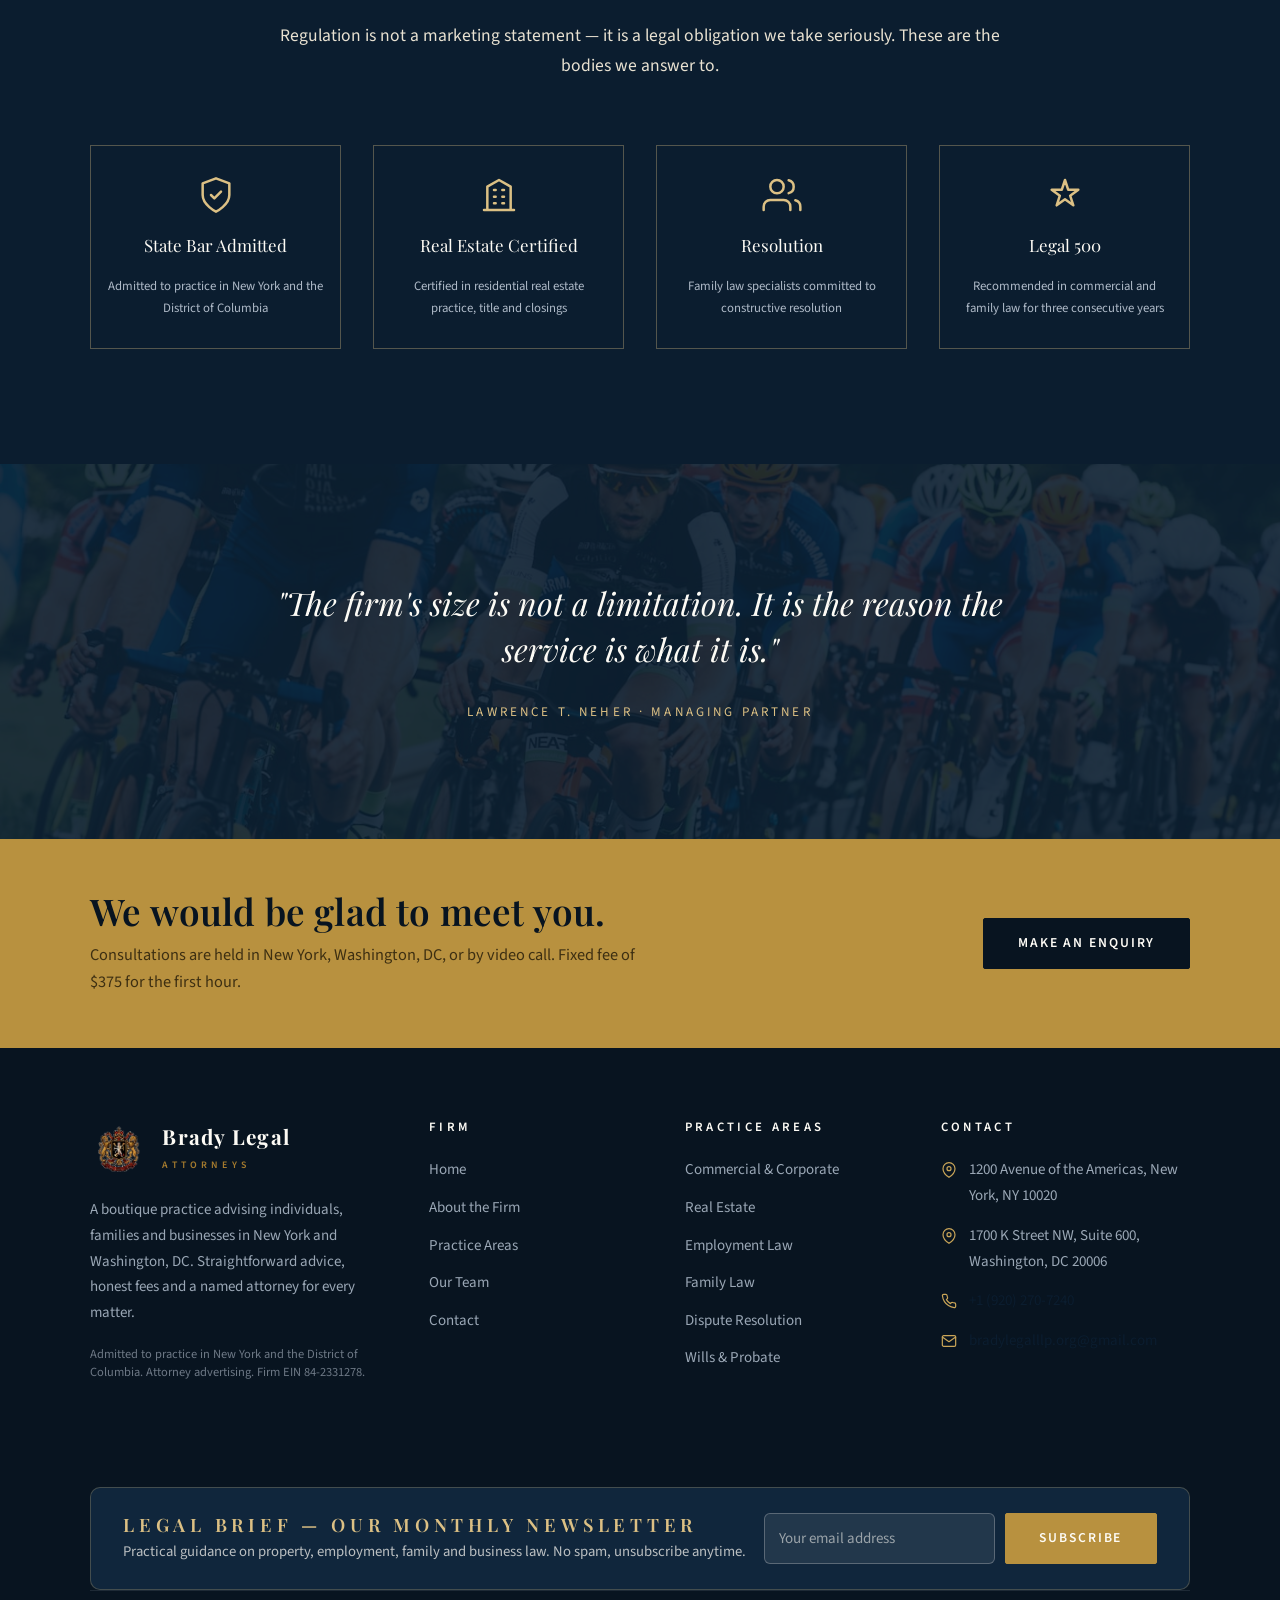
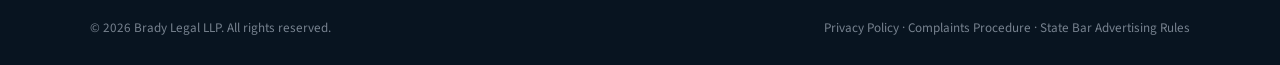
<file: about.html>
<!DOCTYPE html>
<html lang="en-GB">
<head>
  <meta charset="UTF-8">
  <meta name="google-site-verification" content="8b2198992113b233">
  <!-- Google Analytics (GA4) -->
  <script async src="https://www.googletagmanager.com/gtag/js?id=G-XXXXXXXXXX"></script>
  <script>
    window.dataLayer = window.dataLayer || [];
    function gtag(){dataLayer.push(arguments);}
    gtag('js', new Date());
    gtag('config', 'G-XXXXXXXXXX');
  </script>
  <meta name="viewport" content="width=device-width, initial-scale=1.0">
  <title>About the Firm | Brady Legal LLP</title>
  <meta name="description" content="The story, values and accreditations behind Brady Legal LLP, a boutique law firm in New York and Washington, DC led by Lawrence T. Neher.">
  <link rel="preconnect" href="https://fonts.googleapis.com">
  <link rel="preconnect" href="https://fonts.gstatic.com" crossorigin>
  <link href="https://fonts.googleapis.com/css2?family=Playfair+Display:ital,wght@0,400;0,500;0,600;0,700;1,400;1,500&family=Source+Sans+3:wght@300;400;600&display=swap" rel="stylesheet">
  <link rel="stylesheet" href="css/style.css">
  <link rel="icon" type="image/svg+xml" href="assets/img/favicon.png">
</head>
<body>

  <!-- Top bar -->
  <div class="topbar">
    <div class="container topbar__inner">
      <div class="topbar__left">
        <span class="topbar__item">
          <svg viewBox="0 0 24 24" fill="none" stroke-width="1.8" stroke-linecap="round" stroke-linejoin="round"><path d="M22 16.92v3a2 2 0 0 1-2.18 2 19.79 19.79 0 0 1-8.63-3.07 19.5 19.5 0 0 1-6-6 19.79 19.79 0 0 1-3.07-8.67A2 2 0 0 1 4.11 2h3a2 2 0 0 1 2 1.72c.127.96.361 1.903.7 2.81a2 2 0 0 1-.45 2.11L8.09 9.91a16 16 0 0 0 6 6l1.27-1.27a2 2 0 0 1 2.11-.45c.907.339 1.85.573 2.81.7A2 2 0 0 1 22 16.92z"/></svg>
          <a href="tel:+19202707240">+1 (920) 270-7240</a>
        </span>
        <span class="topbar__item hide-sm">
          <svg viewBox="0 0 24 24" fill="none" stroke-width="1.8" stroke-linecap="round" stroke-linejoin="round"><path d="M4 4h16c1.1 0 2 .9 2 2v12c0 1.1-.9 2-2 2H4c-1.1 0-2-.9-2-2V6c0-1.1.9-2 2-2z"/><polyline points="22,6 12,13 2,6"/></svg>
          <a href="mailto:bradylegalllp.org@gmail.com">bradylegalllp.org@gmail.com</a>
        </span>
      </div>
      <div class="topbar__right">
        <span class="topbar__item">
          <svg viewBox="0 0 24 24" fill="none" stroke-width="1.8" stroke-linecap="round" stroke-linejoin="round"><circle cx="12" cy="12" r="10"/><polyline points="12 6 12 12 16 14"/></svg>
          Mon–Fri: 9:00–18:00 &middot; Sat by appointment
        </span>
        <span class="topbar__item">
          <svg viewBox="0 0 24 24" fill="none" stroke-width="1.8" stroke-linecap="round" stroke-linejoin="round"><path d="M21 10c0 7-9 13-9 13s-9-6-9-13a9 9 0 0 1 18 0z"/><circle cx="12" cy="10" r="3"/></svg>
          New York &middot; Washington, DC
        </span>
      </div>
    </div>
  </div>

  <!-- Header -->
  <header class="header">
    <div class="container header__inner">
      <a class="brand" href="index.html" aria-label="Brady Legal LLP — home">
        <span class="brand__mark">
          <img src="assets/img/logo.png" alt="Brady Legal LLP crest">
        </span>
        <span>
          <span class="brand__name">Brady Legal</span>
          <span class="brand__sub">Attorneys</span>
        </span>
      </a>

      <nav class="nav" aria-label="Main navigation">
        <ul class="nav__links">
          <li><a class="nav__link" href="index.html">Home</a></li>
          <li><a class="nav__link is-active" href="about.html">About</a></li>
          <li><a class="nav__link" href="practice.html">Practice Areas</a></li>
          <li><a class="nav__link" href="team.html">Our Team</a></li>
          <li><a class="nav__link" href="contact.html">Contact</a></li>
        </ul>
        <button class="nav__search" type="button" data-search-open aria-label="Search the site" title="Search (Ctrl+K)">
          <svg viewBox="0 0 24 24" fill="none" stroke="currentColor" stroke-width="1.8" stroke-linecap="round" stroke-linejoin="round"><circle cx="11" cy="11" r="8"/><line x1="21" y1="21" x2="16.65" y2="16.65"/></svg>
        </button>
        <a class="btn btn--gold nav__cta" href="contact.html">Make an Enquiry</a>
        <button class="nav__toggle" aria-label="Toggle menu" aria-expanded="false">
          <svg viewBox="0 0 24 24" fill="none" stroke="currentColor" stroke-width="1.8" stroke-linecap="round"><line x1="3" y1="7" x2="21" y2="7"/><line x1="3" y1="12" x2="21" y2="12"/><line x1="3" y1="17" x2="21" y2="17"/></svg>
        </button>
      </nav>
    </div>
  </header>

  <main>

    <!-- Page hero -->
    <section class="page-hero">
      <div class="container page-hero__inner">
        <p class="eyebrow">About the Firm</p>
        <h1>A firm built on one principle: tell the truth, do the work, charge fairly.</h1>
        <nav class="breadcrumb" aria-label="Breadcrumb">
          <a href="index.html">Home</a> / <span>About</span>
        </nav>
      </div>
    </section>

    <!-- Story -->
    <section class="section">
      <div class="container grid-2">
        <div class="reveal">
          <p class="eyebrow">Our Story</p>
          <h2>From a single desk in New York to two offices</h2>
          <p class="lead dropcap" style="margin-top:1.6rem;">Brady Legal began the way most honest firms do: with one attorney, one desk and a refusal to grow faster than the quality of the work could justify.</p>
          <p style="margin-top:1.4rem;">Lawrence T. Neher earned his J.D. in New York and spent his early years in commercial litigation at a large downtown firm. The experience was formative in one respect above all others — it showed him how easily a client can become a file number. When he set up on his own in New York, he carried a simple ambition: a firm where the person who answers the phone is the person who knows your case.</p>
          <p style="margin-top:1.4rem;">The firm grew slowly and deliberately. The second office opened in Washington, DC in 2019, serving clients who appreciated the same approach at closer quarters. Today Brady Legal advises on matters ranging from a first home in Wisconsin to a multi-million-dollar acquisition in New York — and the way we treat clients is identical in both.</p>
        </div>
        <div class="reveal" data-delay="1">
          <div class="img-frame img-frame--overlap">
            <img src="assets/img/justice-statue.jpg" alt="The figure of Lady Justice" loading="lazy">
          </div>
          <div class="caption-rule">Justice without hurry</div>
        </div>
      </div>

      <div class="container" style="margin-top:clamp(3.5rem,7vw,5.5rem);">
        <div class="grid-2" style="align-items:start;">
          <div class="reveal">
            <p class="eyebrow">Milestones</p>
            <h2>How we got here</h2>
          </div>
          <div class="reveal" data-delay="1">
            <div class="milestones">
              <div class="milestone">
                <div class="milestone__year">2008</div>
                <h3>Qualification in New York</h3>
                <p>Lawrence T. Neher qualifies as an attorney and practices in commercial litigation at a large New York firm.</p>
              </div>
              <div class="milestone">
                <div class="milestone__year">2012</div>
                <h3>Brady Legal is founded</h3>
                <p>The firm opens in New York with a single office on Avenue of the Americas and a commitment to direct client access.</p>
              </div>
              <div class="milestone">
                <div class="milestone__year">2016</div>
                <h3>Real estate team established</h3>
                <p>The firm introduces fixed-fee residential real estate work and joins the state bar's title and real estate practice group.</p>
              </div>
              <div class="milestone">
                <div class="milestone__year">2019</div>
                <h3>Washington, DC office opens</h3>
                <p>A second office opens on K Street NW to serve commercial clients and Washington-area families.</p>
              </div>
              <div class="milestone">
                <div class="milestone__year">2024</div>
                <h3>2,000th matter concluded</h3>
                <p>The firm passes two thousand concluded matters, with a client rating of 4.9 out of 5 maintained throughout.</p>
              </div>
            </div>
          </div>
        </div>
      </div>
    </section>

    <!-- Values -->
    <section class="section section--tint">
      <div class="container">
        <div class="section-head section-head--center reveal">
          <p class="eyebrow">What We Stand For</p>
          <h2>Four values, applied daily</h2>
          <p>These are not framed posters in the waiting room. They are the standard every instruction is measured against.</p>
        </div>
        <div class="grid-4">
          <div class="value-item reveal">
            <h3><span>I.</span>Directness</h3>
            <p>You deal with the attorney who runs your matter, from the first meeting to the final letter. No hand-offs, no call centres.</p>
          </div>
          <div class="value-item reveal" data-delay="1">
            <h3><span>II.</span>Candour</h3>
            <p>We tell you what we think, not what you might want to hear. If a claim is weak, we say so before you spend a penny.</p>
          </div>
          <div class="value-item reveal" data-delay="2">
            <h3><span>III.</span>Proportion</h3>
            <p>The fee should reflect the matter, never the other way round. Fixed fees are our default wherever the work allows.</p>
          </div>
          <div class="value-item reveal" data-delay="3">
            <h3><span>IV.</span>Discretion</h3>
            <p>Legal problems are private problems. We protect your confidence as though it were our own, because it is our duty to do so.</p>
          </div>
        </div>
      </div>
    </section>

    <!-- Accreditations -->
    <section class="section section--navy">
      <div class="container">
        <div class="section-head section-head--center reveal">
          <p class="eyebrow">Regulation &amp; Recognition</p>
          <h2>Accreditations</h2>
          <p>Regulation is not a marketing statement — it is a legal obligation we take seriously. These are the bodies we answer to.</p>
        </div>
        <div class="grid-4">
          <div class="accreditation reveal">
            <svg viewBox="0 0 24 24" fill="none" stroke="currentColor" stroke-width="1.5" stroke-linecap="round" stroke-linejoin="round"><path d="M12 22s8-4 8-10V5l-8-3-8 3v7c0 6 8 10 8 10z"/><path d="M9 12l2 2 4-4"/></svg>
            <span class="accreditation__name">State Bar Admitted</span>
            <span class="accreditation__desc">Admitted to practice in New York and the District of Columbia</span>
          </div>
          <div class="accreditation reveal" data-delay="1">
            <svg viewBox="0 0 24 24" fill="none" stroke="currentColor" stroke-width="1.5" stroke-linecap="round" stroke-linejoin="round"><path d="M3 21h18M5 21V7l7-4 7 4v14"/><path d="M9 9h1M14 9h1M9 13h1M14 13h1M9 17h1M14 17h1"/></svg>
            <span class="accreditation__name">Real Estate Certified</span>
            <span class="accreditation__desc">Certified in residential real estate practice, title and closings</span>
          </div>
          <div class="accreditation reveal" data-delay="2">
            <svg viewBox="0 0 24 24" fill="none" stroke="currentColor" stroke-width="1.5" stroke-linecap="round" stroke-linejoin="round"><path d="M17 21v-2a4 4 0 0 0-4-4H5a4 4 0 0 0-4 4v2"/><circle cx="9" cy="7" r="4"/><path d="M23 21v-2a4 4 0 0 0-3-3.87"/><path d="M16 3.13a4 4 0 0 1 0 7.75"/></svg>
            <span class="accreditation__name">Resolution</span>
            <span class="accreditation__desc">Family law specialists committed to constructive resolution</span>
          </div>
          <div class="accreditation reveal" data-delay="3">
            <svg viewBox="0 0 24 24" fill="none" stroke="currentColor" stroke-width="1.5" stroke-linecap="round" stroke-linejoin="round"><path d="M12 3l1.9 5.8H20l-4.9 3.6 1.9 5.8-5-3.6-5 3.6 1.9-5.8L4 8.8h6.1L12 3z"/></svg>
            <span class="accreditation__name">Legal 500</span>
            <span class="accreditation__desc">Recommended in commercial and family law for three consecutive years</span>
          </div>
        </div>
      </div>
    </section>

    <!-- Quote -->
    <section class="testimonial-strip section">
      <div class="container testimonial-strip__inner reveal">
        <p class="testimonial-strip__quote">"The firm's size is not a limitation. It is the reason the service is what it is."</p>
        <p class="testimonial-strip__person">Lawrence T. Neher &middot; Managing Partner</p>
      </div>
    </section>

    <!-- CTA band -->
    <section class="cta-band">
      <div class="container cta-band__inner">
        <div>
          <h2>We would be glad to meet you.</h2>
          <p>Consultations are held in New York, Washington, DC, or by video call. Fixed fee of $375 for the first hour.</p>
        </div>
        <a class="btn btn--navy" href="contact.html">Make an Enquiry</a>
      </div>
    </section>

  </main>

  <!-- Footer -->
  <footer class="footer">
    <div class="container">
      <div class="footer__top">
        <div class="footer__about">
          <a class="brand" href="index.html" style="color:var(--ivory-100);">
            <span class="brand__mark">
              <img src="assets/img/logo.png" alt="Brady Legal LLP crest">
            </span>
            <span>
              <span class="brand__name" style="color:var(--ivory-100);">Brady Legal</span>
              <span class="brand__sub">Attorneys</span>
            </span>
          </a>
          <p>A boutique practice advising individuals, families and businesses in New York and Washington, DC. Straightforward advice, honest fees and a named attorney for every matter.</p>
          <p class="footer__reg">Admitted to practice in New York and the District of Columbia. Attorney advertising. Firm EIN 84-2331278.</p>
        </div>
        <div>
          <h4>Firm</h4>
          <ul class="footer__links">
            <li><a href="index.html">Home</a></li>
            <li><a href="about.html">About the Firm</a></li>
            <li><a href="practice.html">Practice Areas</a></li>
            <li><a href="team.html">Our Team</a></li>
            <li><a href="contact.html">Contact</a></li>
          </ul>
        </div>
        <div>
          <h4>Practice Areas</h4>
          <ul class="footer__links">
            <li><a href="practice.html#commercial">Commercial &amp; Corporate</a></li>
            <li><a href="practice.html#property">Real Estate</a></li>
            <li><a href="practice.html#employment">Employment Law</a></li>
            <li><a href="practice.html#family">Family Law</a></li>
            <li><a href="practice.html#disputes">Dispute Resolution</a></li>
            <li><a href="practice.html#wills">Wills &amp; Probate</a></li>
          </ul>
        </div>
        <div>
          <h4>Contact</h4>
          <ul class="footer__contact">
            <li>
              <svg viewBox="0 0 24 24" fill="none" stroke-width="1.8" stroke-linecap="round" stroke-linejoin="round"><path d="M21 10c0 7-9 13-9 13s-9-6-9-13a9 9 0 0 1 18 0z"/><circle cx="12" cy="10" r="3"/></svg>
              <span>1200 Avenue of the Americas, New York, NY 10020</span>
            </li>
            <li>
              <svg viewBox="0 0 24 24" fill="none" stroke-width="1.8" stroke-linecap="round" stroke-linejoin="round"><path d="M21 10c0 7-9 13-9 13s-9-6-9-13a9 9 0 0 1 18 0z"/><circle cx="12" cy="10" r="3"/></svg>
              <span>1700 K Street NW, Suite 600, Washington, DC 20006</span>
            </li>
            <li>
              <svg viewBox="0 0 24 24" fill="none" stroke-width="1.8" stroke-linecap="round" stroke-linejoin="round"><path d="M22 16.92v3a2 2 0 0 1-2.18 2 19.79 19.79 0 0 1-8.63-3.07 19.5 19.5 0 0 1-6-6 19.79 19.79 0 0 1-3.07-8.67A2 2 0 0 1 4.11 2h3a2 2 0 0 1 2 1.72c.127.96.361 1.903.7 2.81a2 2 0 0 1-.45 2.11L8.09 9.91a16 16 0 0 0 6 6l1.27-1.27a2 2 0 0 1 2.11-.45c.907.339 1.85.573 2.81.7A2 2 0 0 1 22 16.92z"/></svg>
              <span><a href="tel:+19202707240">+1 (920) 270-7240</a></span>
            </li>
            <li>
              <svg viewBox="0 0 24 24" fill="none" stroke-width="1.8" stroke-linecap="round" stroke-linejoin="round"><path d="M4 4h16c1.1 0 2 .9 2 2v12c0 1.1-.9 2-2 2H4c-1.1 0-2-.9-2-2V6c0-1.1.9-2 2-2z"/><polyline points="22,6 12,13 2,6"/></svg>
              <span><a href="mailto:bradylegalllp.org@gmail.com">bradylegalllp.org@gmail.com</a></span>
            </li>
          </ul>
        </div>
      </div>
  <div class="footer__news">
        <div>
          <h4>Legal Brief &mdash; our monthly newsletter</h4>
          <p>Practical guidance on property, employment, family and business law. No spam, unsubscribe anytime.</p>
        </div>
        <form class="newsletter-form" data-newsletter-form novalidate>
          <input type="email" name="email" placeholder="Your email address" required aria-label="Email address">
          <button class="btn btn--gold" type="submit">Subscribe</button>
        </form>
        <div class="form-status" role="status" aria-live="polite"></div>
      </div>
      <div class="footer__legal">
        <span>&copy; <span data-year>2026</span> Brady Legal LLP. All rights reserved.</span>
        <span>Privacy Policy &middot; Complaints Procedure &middot; State Bar Advertising Rules</span>
      </div>
    </div>
  </footer>

  <!-- Cookie notice -->
  <div class="cookie-notice" role="dialog" aria-label="Cookie notice">
    <div>
      <p style="font-weight:600;color:var(--navy-900);font-family:var(--serif);font-size:1.05rem;">Cookies</p>
      <p>We use a small number of cookies to remember your preferences, such as this notice. We do not sell data and we do not track you across the web.</p>
    </div>
    <div class="cookie-notice__actions">
      <button class="btn btn--gold cookie-notice__accept" type="button">Accept</button>
      <button class="btn btn--inkline cookie-notice__decline" type="button">Decline</button>
    </div>
  </div>

  <button class="to-top" type="button" aria-label="Back to top">
    <svg viewBox="0 0 24 24" fill="none" stroke="currentColor" stroke-width="2" stroke-linecap="round" stroke-linejoin="round"><path d="M12 19V5M5 12l7-7 7 7"/></svg>
  </button>

  <!-- Site search overlay -->
  <div class="search-overlay" id="searchOverlay" hidden>
    <div class="search-overlay__panel" role="dialog" aria-modal="true" aria-label="Site search">
      <form class="search-overlay__form" data-search-form>
        <svg viewBox="0 0 24 24" fill="none" stroke="currentColor" stroke-width="1.8" stroke-linecap="round" stroke-linejoin="round"><circle cx="11" cy="11" r="8"/><line x1="21" y1="21" x2="16.65" y2="16.65"/></svg>
        <input type="search" placeholder="Search the site &mdash; try &ldquo;real estate&rdquo;, &ldquo;divorce&rdquo;, &ldquo;wills&rdquo;&hellip;" data-search-input aria-label="Search the site">
        <button type="button" class="search-overlay__close" data-search-close aria-label="Close search">&#10005;</button>
      </form>
      <div class="search-overlay__results" data-search-results></div>
    </div>
  </div>

  <script src="js/main.js"></script>
</body>
</html>
</file>
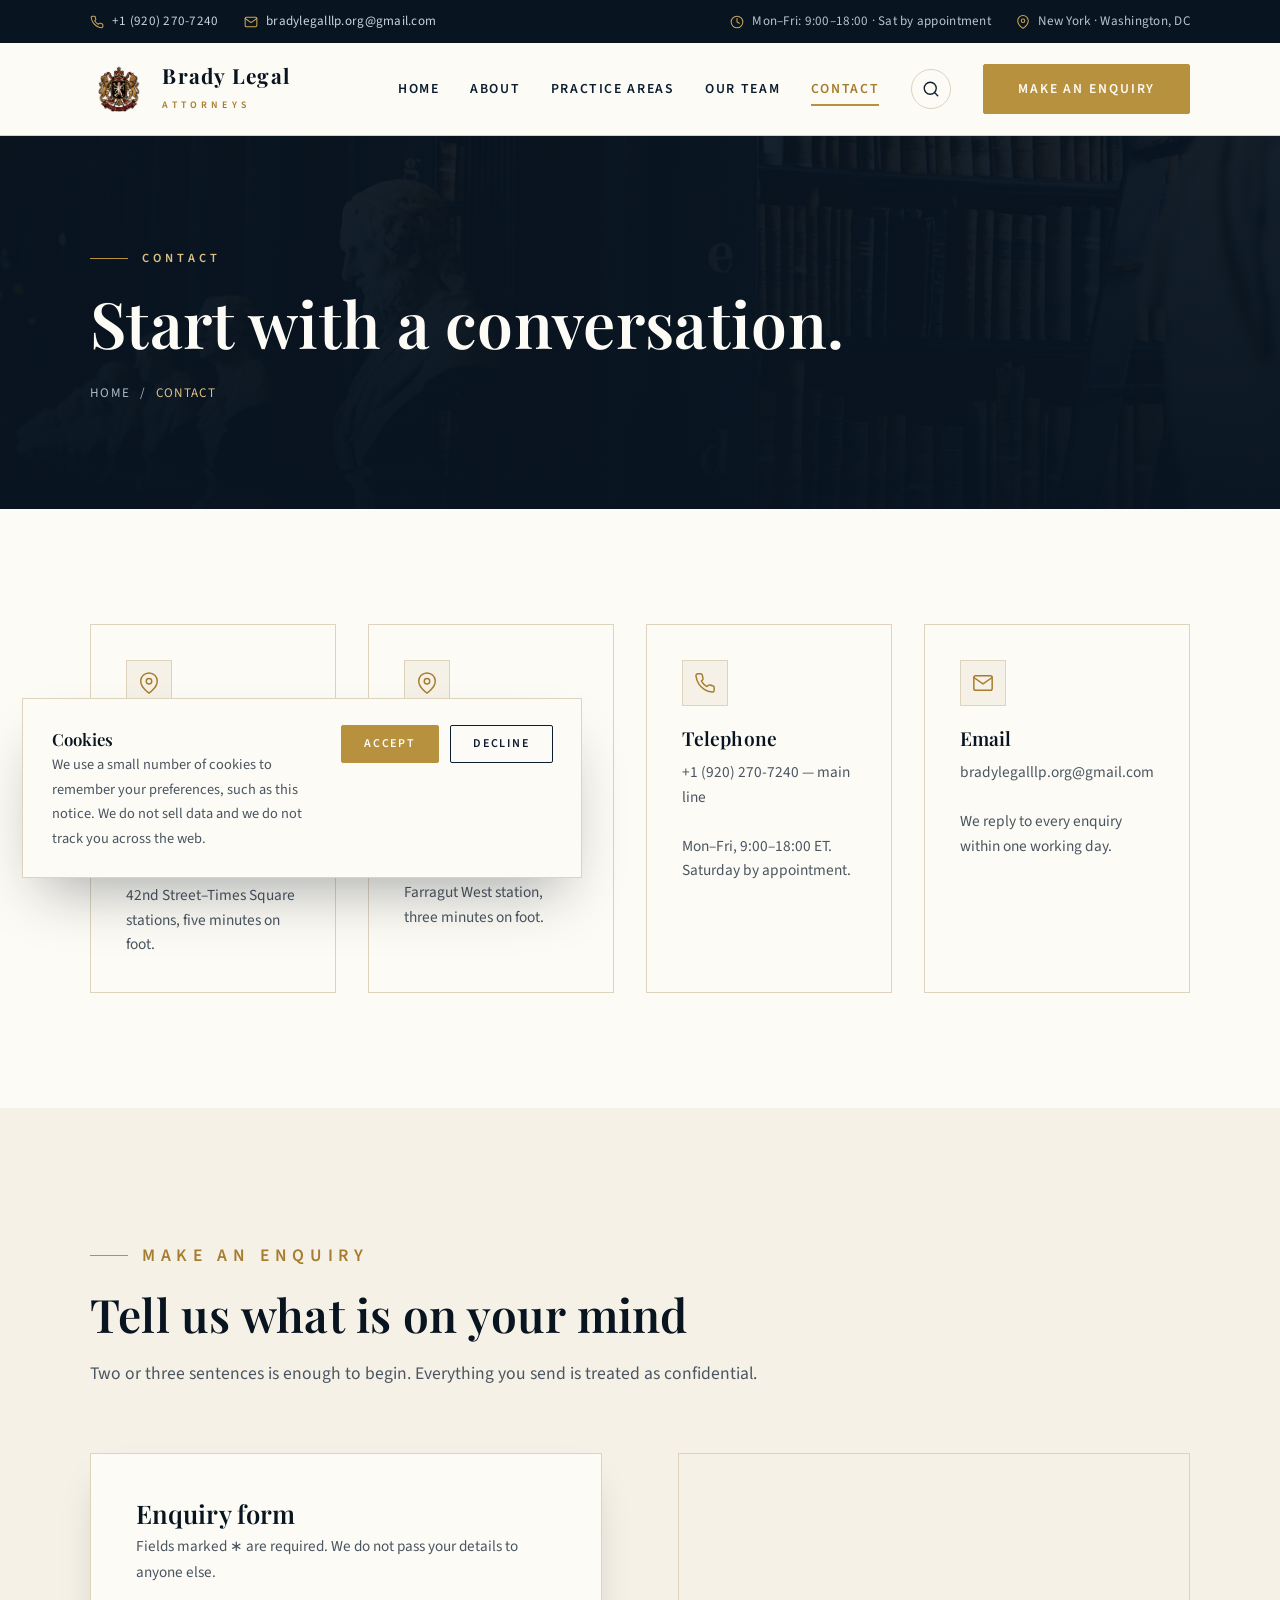
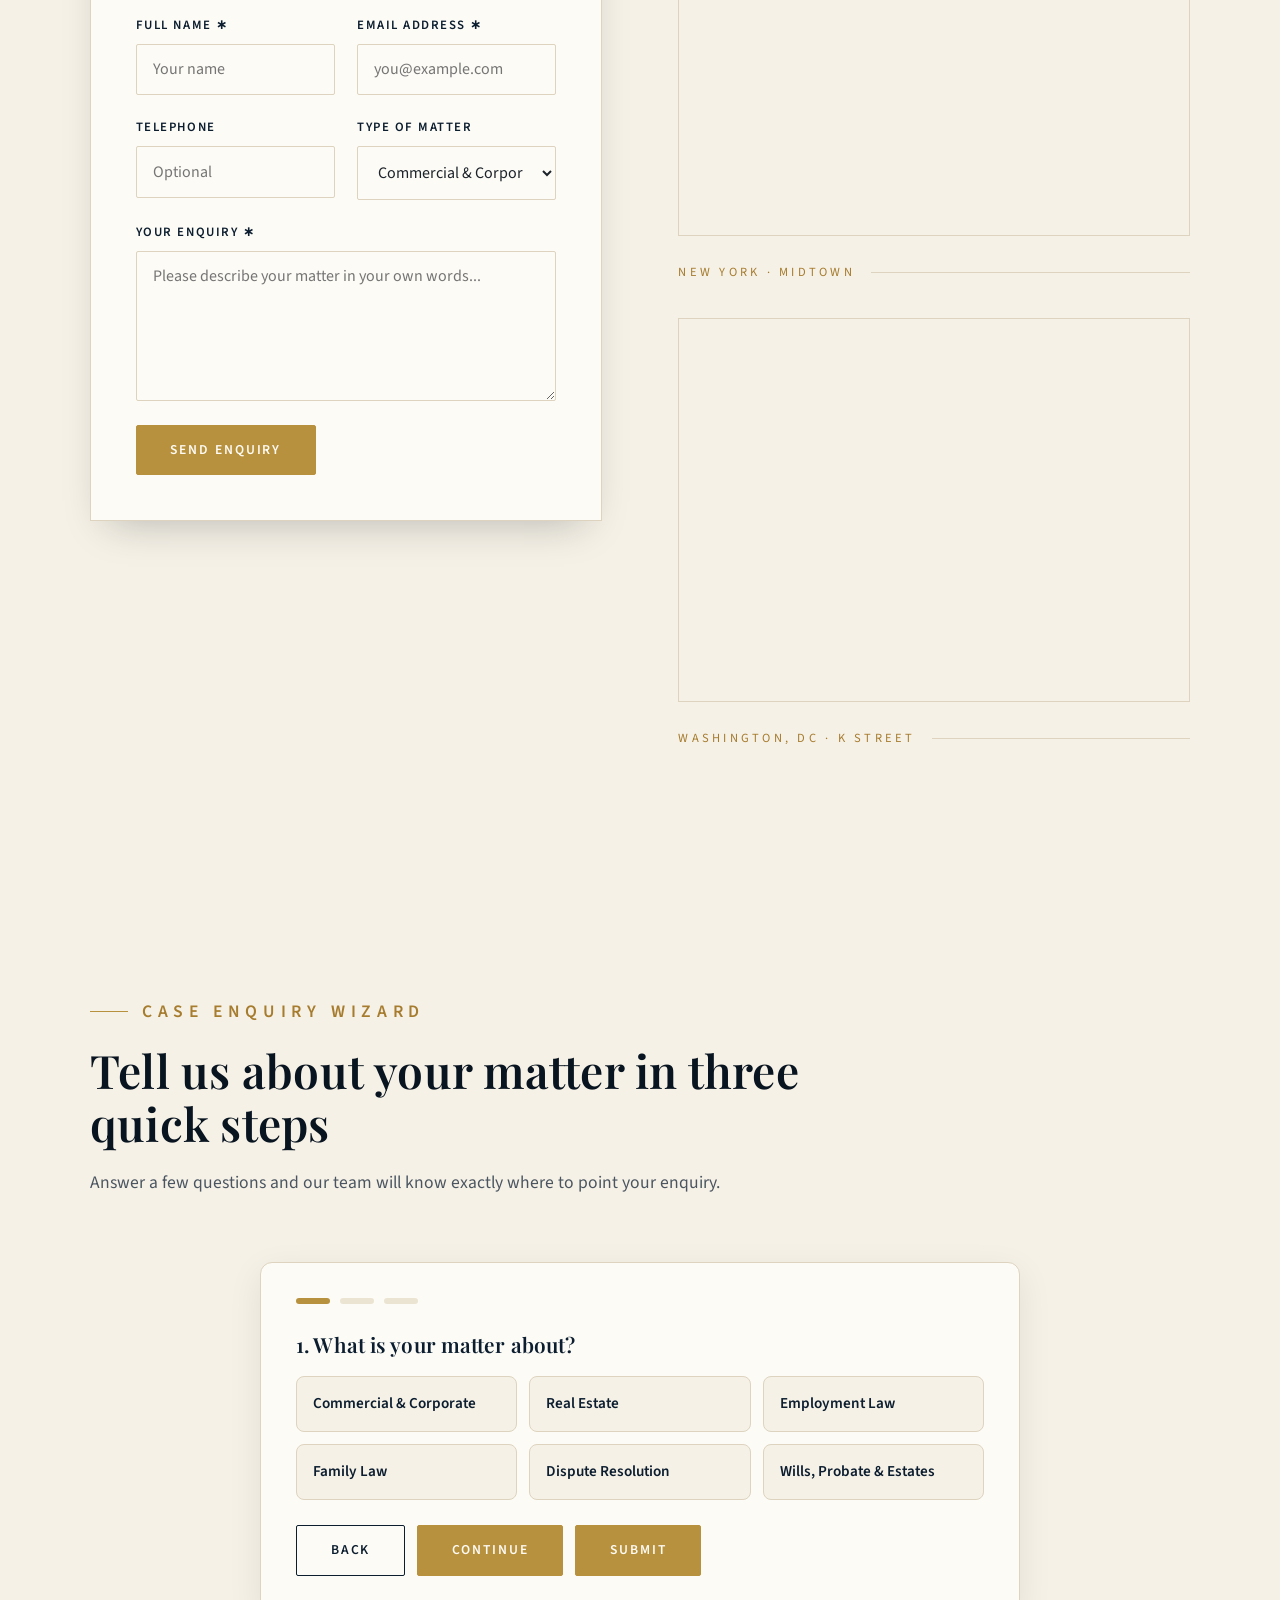
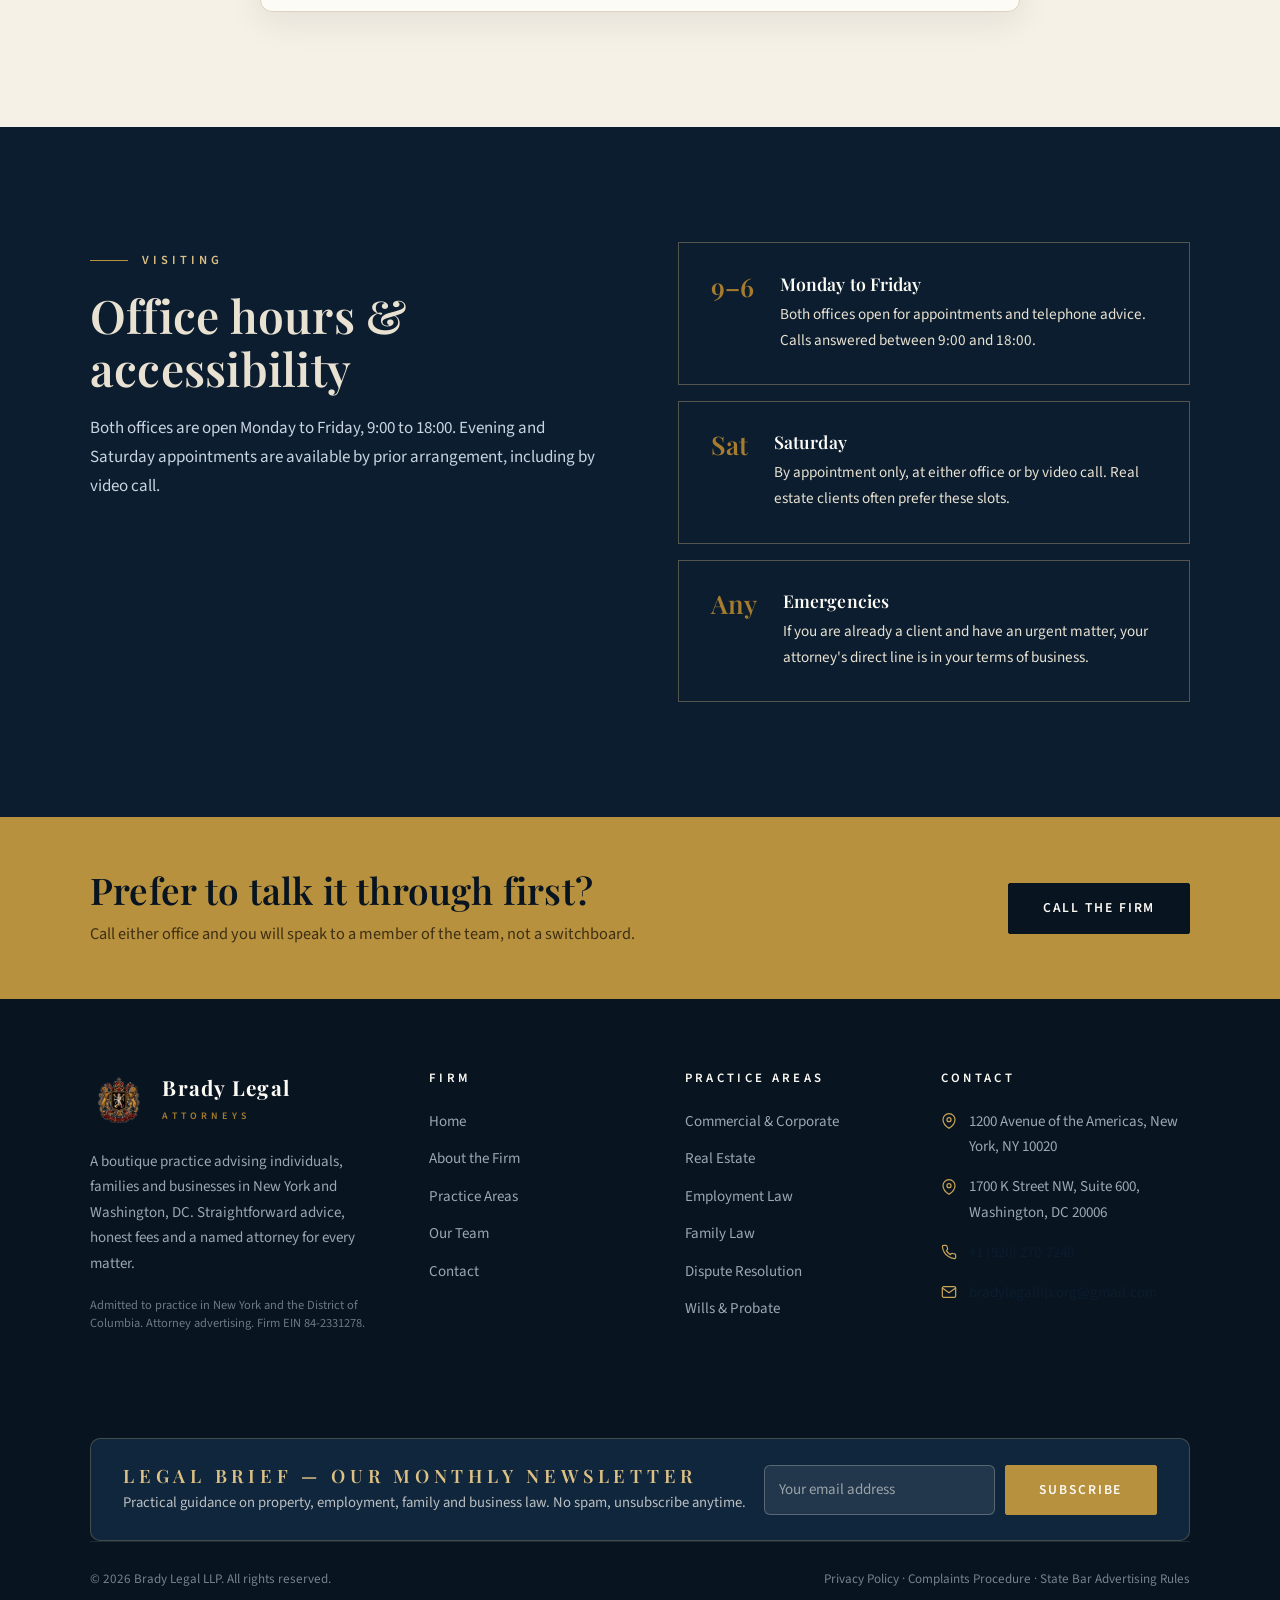
<file: contact.html>
<!DOCTYPE html>
<html lang="en-GB">
<head>
  <meta charset="UTF-8">
  <meta name="google-site-verification" content="8b2198992113b233">
  <!-- Google Analytics (GA4) -->
  <script async src="https://www.googletagmanager.com/gtag/js?id=G-XXXXXXXXXX"></script>
  <script>
    window.dataLayer = window.dataLayer || [];
    function gtag(){dataLayer.push(arguments);}
    gtag('js', new Date());
    gtag('config', 'G-XXXXXXXXXX');
  </script>
  <meta name="viewport" content="width=device-width, initial-scale=1.0">
  <title>Contact | Brady Legal LLP</title>
  <meta name="description" content="Contact Brady Legal LLP in New York and Washington, DC. Call, email or send an enquiry — we reply within one working day.">
  <link rel="preconnect" href="https://fonts.googleapis.com">
  <link rel="preconnect" href="https://fonts.gstatic.com" crossorigin>
  <link href="https://fonts.googleapis.com/css2?family=Playfair+Display:ital,wght@0,400;0,500;0,600;0,700;1,400;1,500&family=Source+Sans+3:wght@300;400;600&display=swap" rel="stylesheet">
  <link rel="stylesheet" href="css/style.css">
  <link rel="icon" type="image/svg+xml" href="assets/img/favicon.png">
</head>
<body>

  <!-- Top bar -->
  <div class="topbar">
    <div class="container topbar__inner">
      <div class="topbar__left">
        <span class="topbar__item">
          <svg viewBox="0 0 24 24" fill="none" stroke-width="1.8" stroke-linecap="round" stroke-linejoin="round"><path d="M22 16.92v3a2 2 0 0 1-2.18 2 19.79 19.79 0 0 1-8.63-3.07 19.5 19.5 0 0 1-6-6 19.79 19.79 0 0 1-3.07-8.67A2 2 0 0 1 4.11 2h3a2 2 0 0 1 2 1.72c.127.96.361 1.903.7 2.81a2 2 0 0 1-.45 2.11L8.09 9.91a16 16 0 0 0 6 6l1.27-1.27a2 2 0 0 1 2.11-.45c.907.339 1.85.573 2.81.7A2 2 0 0 1 22 16.92z"/></svg>
          <a href="tel:+19202707240">+1 (920) 270-7240</a>
        </span>
        <span class="topbar__item hide-sm">
          <svg viewBox="0 0 24 24" fill="none" stroke-width="1.8" stroke-linecap="round" stroke-linejoin="round"><path d="M4 4h16c1.1 0 2 .9 2 2v12c0 1.1-.9 2-2 2H4c-1.1 0-2-.9-2-2V6c0-1.1.9-2 2-2z"/><polyline points="22,6 12,13 2,6"/></svg>
          <a href="mailto:bradylegalllp.org@gmail.com">bradylegalllp.org@gmail.com</a>
        </span>
      </div>
      <div class="topbar__right">
        <span class="topbar__item">
          <svg viewBox="0 0 24 24" fill="none" stroke-width="1.8" stroke-linecap="round" stroke-linejoin="round"><circle cx="12" cy="12" r="10"/><polyline points="12 6 12 12 16 14"/></svg>
          Mon–Fri: 9:00–18:00 &middot; Sat by appointment
        </span>
        <span class="topbar__item">
          <svg viewBox="0 0 24 24" fill="none" stroke-width="1.8" stroke-linecap="round" stroke-linejoin="round"><path d="M21 10c0 7-9 13-9 13s-9-6-9-13a9 9 0 0 1 18 0z"/><circle cx="12" cy="10" r="3"/></svg>
          New York &middot; Washington, DC
        </span>
      </div>
    </div>
  </div>

  <!-- Header -->
  <header class="header">
    <div class="container header__inner">
      <a class="brand" href="index.html" aria-label="Brady Legal LLP — home">
        <span class="brand__mark">
          <img src="assets/img/logo.png" alt="Brady Legal LLP crest">
        </span>
        <span>
          <span class="brand__name">Brady Legal</span>
          <span class="brand__sub">Attorneys</span>
        </span>
      </a>

      <nav class="nav" aria-label="Main navigation">
        <ul class="nav__links">
          <li><a class="nav__link" href="index.html">Home</a></li>
          <li><a class="nav__link" href="about.html">About</a></li>
          <li><a class="nav__link" href="practice.html">Practice Areas</a></li>
          <li><a class="nav__link" href="team.html">Our Team</a></li>
          <li><a class="nav__link is-active" href="contact.html">Contact</a></li>
        </ul>
        <button class="nav__search" type="button" data-search-open aria-label="Search the site" title="Search (Ctrl+K)">
          <svg viewBox="0 0 24 24" fill="none" stroke="currentColor" stroke-width="1.8" stroke-linecap="round" stroke-linejoin="round"><circle cx="11" cy="11" r="8"/><line x1="21" y1="21" x2="16.65" y2="16.65"/></svg>
        </button>
        <a class="btn btn--gold nav__cta" href="contact.html">Make an Enquiry</a>
        <button class="nav__toggle" aria-label="Toggle menu" aria-expanded="false">
          <svg viewBox="0 0 24 24" fill="none" stroke="currentColor" stroke-width="1.8" stroke-linecap="round"><line x1="3" y1="7" x2="21" y2="7"/><line x1="3" y1="12" x2="21" y2="12"/><line x1="3" y1="17" x2="21" y2="17"/></svg>
        </button>
      </nav>
    </div>
  </header>

  <main>

    <!-- Page hero -->
    <section class="page-hero">
      <div class="container page-hero__inner">
        <p class="eyebrow">Contact</p>
        <h1>Start with a conversation.</h1>
        <nav class="breadcrumb" aria-label="Breadcrumb">
          <a href="index.html">Home</a> / <span>Contact</span>
        </nav>
      </div>
    </section>

    <!-- Contact cards -->
    <section class="section">
      <div class="container">
        <div class="grid-4">
          <div class="contact-card reveal">
            <span class="contact-card__icon">
              <svg viewBox="0 0 24 24" fill="none" stroke="currentColor" stroke-width="1.6" stroke-linecap="round" stroke-linejoin="round"><path d="M21 10c0 7-9 13-9 13s-9-6-9-13a9 9 0 0 1 18 0z"/><circle cx="12" cy="10" r="3"/></svg>
            </span>
            <h3>New York Office</h3>
            <p>1200 Avenue of the Americas, Suite 2300<br>New York, NY 10020<br><br>Rockefeller Center and 42nd Street&ndash;Times Square stations, five minutes on foot.</p>
          </div>
          <div class="contact-card reveal" data-delay="1">
            <span class="contact-card__icon">
              <svg viewBox="0 0 24 24" fill="none" stroke="currentColor" stroke-width="1.6" stroke-linecap="round" stroke-linejoin="round"><path d="M21 10c0 7-9 13-9 13s-9-6-9-13a9 9 0 0 1 18 0z"/><circle cx="12" cy="10" r="3"/></svg>
            </span>
            <h3>Washington, DC Office</h3>
            <p>1700 K Street NW, Suite 600<br>Washington, DC 20006<br><br>Farragut West station, three minutes on foot.</p>
          </div>
          <div class="contact-card reveal" data-delay="2">
            <span class="contact-card__icon">
              <svg viewBox="0 0 24 24" fill="none" stroke="currentColor" stroke-width="1.6" stroke-linecap="round" stroke-linejoin="round"><path d="M22 16.92v3a2 2 0 0 1-2.18 2 19.79 19.79 0 0 1-8.63-3.07 19.5 19.5 0 0 1-6-6 19.79 19.79 0 0 1-3.07-8.67A2 2 0 0 1 4.11 2h3a2 2 0 0 1 2 1.72c.127.96.361 1.903.7 2.81a2 2 0 0 1-.45 2.11L8.09 9.91a16 16 0 0 0 6 6l1.27-1.27a2 2 0 0 1 2.11-.45c.907.339 1.85.573 2.81.7A2 2 0 0 1 22 16.92z"/></svg>
            </span>
            <h3>Telephone</h3>
            <p><a href="tel:+19202707240">+1 (920) 270-7240</a> &mdash; main line<br><br>Mon&ndash;Fri, 9:00&ndash;18:00 ET. Saturday by appointment.</p>
          </div>
          <div class="contact-card reveal" data-delay="3">
            <span class="contact-card__icon">
              <svg viewBox="0 0 24 24" fill="none" stroke="currentColor" stroke-width="1.6" stroke-linecap="round" stroke-linejoin="round"><path d="M4 4h16c1.1 0 2 .9 2 2v12c0 1.1-.9 2-2 2H4c-1.1 0-2-.9-2-2V6c0-1.1.9-2 2-2z"/><polyline points="22,6 12,13 2,6"/></svg>
            </span>
            <h3>Email</h3>
            <p><a href="mailto:bradylegalllp.org@gmail.com">bradylegalllp.org@gmail.com</a><br><br>We reply to every enquiry within one working day.</p>
          </div>
        </div>
      </div>
    </section>

    <!-- Enquiry form + maps -->
    <section class="section section--tint" id="enquiry">
      <div class="container">
        <div class="section-head reveal">
          <p class="eyebrow">Make an Enquiry</p>
          <h2>Tell us what is on your mind</h2>
          <p>Two or three sentences is enough to begin. Everything you send is treated as confidential.</p>
        </div>

        <div class="grid-2" style="align-items:start;">
          <div class="reveal">
            <div class="review-form">
              <h3>Enquiry form</h3>
              <p class="field-note" style="font-size:0.95rem;">Fields marked &lowast; are required. We do not pass your details to anyone else.</p>
              <!--
                FORM BACKEND:
                Submissions are sent to the Flask API (js/main.js, API_BASE) and
                stored in the backend SQLite database. View enquiries at /admin.
              -->
              <form data-contact-form method="POST" novalidate>
                <div class="form-grid">
                  <div class="field">
                    <label for="cf-name">Full name &lowast;</label>
                    <input id="cf-name" name="name" type="text" placeholder="Your name" required>
                  </div>
                  <div class="field">
                    <label for="cf-email">Email address &lowast;</label>
                    <input id="cf-email" name="email" type="email" placeholder="you@example.com" required>
                  </div>
                  <div class="field">
                    <label for="cf-phone">Telephone</label>
                    <input id="cf-phone" name="phone" type="tel" placeholder="Optional">
                  </div>
                  <div class="field">
                    <label for="cf-matter">Type of matter</label>
                    <select id="cf-matter" name="matter">
                      <option selected>Commercial &amp; Corporate</option>
                      <option>Real Estate</option>
                      <option>Employment Law</option>
                      <option>Family Law</option>
                      <option>Dispute Resolution</option>
                      <option>Wills, Probate &amp; Estates</option>
                      <option>Something else</option>
                    </select>
                  </div>
                  <div class="field field--full">
                    <label for="cf-message">Your enquiry &lowast;</label>
                    <textarea id="cf-message" name="message" placeholder="Please describe your matter in your own words..." required></textarea>
                  </div>
                </div>
                <button class="btn btn--gold" type="submit" style="margin-top:1.5rem;">Send Enquiry</button>
                <div class="form-status" role="status" aria-live="polite"></div>
              </form>
            </div>
          </div>

          <div class="reveal" data-delay="1">
            <div class="img-card" style="border:1px solid var(--line);">
              <iframe
                src="https://www.google.com/maps?q=1200+Avenue+of+the+Americas,+New+York,+NY+10020&output=embed"
                width="100%" height="260" style="border:0;display:block;width:100%;height:260px;filter:sepia(0.25) saturate(0.9);"
                loading="lazy" referrerpolicy="no-referrer-when-downgrade"
                title="Map showing the Brady Legal New York office"></iframe>
            </div>
            <div class="caption-rule">New York &middot; Midtown</div>
            <div class="img-card" style="border:1px solid var(--line);margin-top:2.2rem;">
              <iframe
                src="https://www.google.com/maps?q=1700+K+Street+NW,+Washington,+DC+20006&output=embed"
                width="100%" height="260" style="border:0;display:block;width:100%;height:260px;filter:sepia(0.25) saturate(0.9);"
                loading="lazy" referrerpolicy="no-referrer-when-downgrade"
                title="Map showing the Brady Legal Washington, DC office"></iframe>
            </div>
            <div class="caption-rule">Washington, DC &middot; K Street</div>
          </div>
        </div>
      </div>
    </section>

    <!-- Case enquiry wizard -->
    <section class="section section--tint" id="wizard">
      <div class="container">
        <div class="section-head reveal">
          <p class="eyebrow">Case Enquiry Wizard</p>
          <h2>Tell us about your matter in three quick steps</h2>
          <p>Answer a few questions and our team will know exactly where to point your enquiry.</p>
        </div>

        <div class="wizard reveal" data-wizard>
          <div class="wizard__progress" aria-hidden="true">
            <span class="wizard__dot is-active" data-wstep="0"></span>
            <span class="wizard__dot" data-wstep="1"></span>
            <span class="wizard__dot" data-wstep="2"></span>
          </div>

          <form class="wizard__form" data-wizard-form novalidate>
            <div class="wizard__step is-active" data-step="0">
              <h3>1. What is your matter about?</h3>
              <div class="wizard__options" data-matter>
                <label><input type="radio" name="matter" value="Commercial &amp; Corporate"><span>Commercial &amp; Corporate</span></label>
                <label><input type="radio" name="matter" value="Real Estate"><span>Real Estate</span></label>
                <label><input type="radio" name="matter" value="Employment Law"><span>Employment Law</span></label>
                <label><input type="radio" name="matter" value="Family Law"><span>Family Law</span></label>
                <label><input type="radio" name="matter" value="Dispute Resolution"><span>Dispute Resolution</span></label>
                <label><input type="radio" name="matter" value="Wills, Probate &amp; Estates"><span>Wills, Probate &amp; Estates</span></label>
              </div>
            </div>

            <div class="wizard__step" data-step="1">
              <h3>2. A little more detail</h3>
              <div class="field">
                <label>How urgent is your matter?</label>
                <div class="wizard__options wizard__options--inline">
                  <label><input type="radio" name="urgency" value="As soon as possible"><span>As soon as possible</span></label>
                  <label><input type="radio" name="urgency" value="Within a few weeks"><span>Within a few weeks</span></label>
                  <label><input type="radio" name="urgency" value="Just exploring options"><span>Just exploring options</span></label>
                </div>
              </div>
              <div class="field">
                <label>How would you like to meet?</label>
                <div class="wizard__options wizard__options--inline">
                  <label><input type="radio" name="meeting" value="By video call"><span>By video call</span></label>
                  <label><input type="radio" name="meeting" value="In person"><span>In person</span></label>
                  <label><input type="radio" name="meeting" value="By phone"><span>By phone</span></label>
                </div>
              </div>
              <div class="field">
                <label for="wizard-detail">Briefly describe what has happened (optional)</label>
                <textarea id="wizard-detail" name="detail" rows="3" placeholder="Two or three sentences is plenty..."></textarea>
              </div>
            </div>

            <div class="wizard__step" data-step="2">
              <h3>3. Your details</h3>
              <div class="form-grid">
                <div class="field">
                  <label for="wizard-name">Full name &lowast;</label>
                  <input id="wizard-name" name="name" type="text" placeholder="Your name" required>
                </div>
                <div class="field">
                  <label for="wizard-email">Email address &lowast;</label>
                  <input id="wizard-email" name="email" type="email" placeholder="you@example.com" required>
                </div>
                <div class="field field--full">
                  <label for="wizard-phone">Telephone</label>
                  <input id="wizard-phone" name="phone" type="tel" placeholder="Optional">
                </div>
              </div>
            </div>

            <div class="wizard__actions">
              <button type="button" class="btn btn--inkline" data-wizard-back hidden>Back</button>
              <button type="button" class="btn btn--gold" data-wizard-next>Continue</button>
              <button type="submit" class="btn btn--gold" data-wizard-submit hidden>Submit</button>
            </div>
            <div class="form-status" role="status" aria-live="polite"></div>
          </form>
        </div>
      </div>
    </section>

    <!-- Office hours -->
    <section class="section section--navy">
      <div class="container grid-2" style="align-items:start;">
        <div class="reveal">
          <p class="eyebrow">Visiting</p>
          <h2>Office hours &amp; accessibility</h2>
          <p style="margin-top:1.2rem;color:#c9d4e0;">Both offices are open Monday to Friday, 9:00 to 18:00. Evening and Saturday appointments are available by prior arrangement, including by video call.</p>
        </div>
        <div class="reveal" data-delay="1">
          <div class="case-card" style="background:transparent;border-color:rgba(220,192,132,0.35);margin-bottom:1rem;">
            <span class="case-card__year">9&ndash;6</span>
            <div>
              <h3 style="color:var(--ivory-100);font-size:1.1rem;">Monday to Friday</h3>
              <p>Both offices open for appointments and telephone advice. Calls answered between 9:00 and 18:00.</p>
            </div>
          </div>
          <div class="case-card" style="background:transparent;border-color:rgba(220,192,132,0.35);margin-bottom:1rem;">
            <span class="case-card__year">Sat</span>
            <div>
              <h3 style="color:var(--ivory-100);font-size:1.1rem;">Saturday</h3>
              <p>By appointment only, at either office or by video call. Real estate clients often prefer these slots.</p>
            </div>
          </div>
          <div class="case-card" style="background:transparent;border-color:rgba(220,192,132,0.35);">
            <span class="case-card__year">Any</span>
            <div>
              <h3 style="color:var(--ivory-100);font-size:1.1rem;">Emergencies</h3>
              <p>If you are already a client and have an urgent matter, your attorney's direct line is in your terms of business.</p>
            </div>
          </div>
        </div>
      </div>
    </section>

    <!-- CTA band -->
    <section class="cta-band">
      <div class="container cta-band__inner">
        <div>
          <h2>Prefer to talk it through first?</h2>
          <p>Call either office and you will speak to a member of the team, not a switchboard.</p>
        </div>
        <a class="btn btn--navy" href="tel:+19202707240">Call the Firm</a>
      </div>
    </section>

  </main>

  <!-- Footer -->
  <footer class="footer">
    <div class="container">
      <div class="footer__top">
        <div class="footer__about">
          <a class="brand" href="index.html" style="color:var(--ivory-100);">
            <span class="brand__mark">
              <img src="assets/img/logo.png" alt="Brady Legal LLP crest">
            </span>
            <span>
              <span class="brand__name" style="color:var(--ivory-100);">Brady Legal</span>
              <span class="brand__sub">Attorneys</span>
            </span>
          </a>
          <p>A boutique practice advising individuals, families and businesses in New York and Washington, DC. Straightforward advice, honest fees and a named attorney for every matter.</p>
          <p class="footer__reg">Admitted to practice in New York and the District of Columbia. Attorney advertising. Firm EIN 84-2331278.</p>
        </div>
        <div>
          <h4>Firm</h4>
          <ul class="footer__links">
            <li><a href="index.html">Home</a></li>
            <li><a href="about.html">About the Firm</a></li>
            <li><a href="practice.html">Practice Areas</a></li>
            <li><a href="team.html">Our Team</a></li>
            <li><a href="contact.html">Contact</a></li>
          </ul>
        </div>
        <div>
          <h4>Practice Areas</h4>
          <ul class="footer__links">
            <li><a href="practice.html#commercial">Commercial &amp; Corporate</a></li>
            <li><a href="practice.html#property">Real Estate</a></li>
            <li><a href="practice.html#employment">Employment Law</a></li>
            <li><a href="practice.html#family">Family Law</a></li>
            <li><a href="practice.html#disputes">Dispute Resolution</a></li>
            <li><a href="practice.html#wills">Wills &amp; Probate</a></li>
          </ul>
        </div>
        <div>
          <h4>Contact</h4>
          <ul class="footer__contact">
            <li>
              <svg viewBox="0 0 24 24" fill="none" stroke-width="1.8" stroke-linecap="round" stroke-linejoin="round"><path d="M21 10c0 7-9 13-9 13s-9-6-9-13a9 9 0 0 1 18 0z"/><circle cx="12" cy="10" r="3"/></svg>
              <span>1200 Avenue of the Americas, New York, NY 10020</span>
            </li>
            <li>
              <svg viewBox="0 0 24 24" fill="none" stroke-width="1.8" stroke-linecap="round" stroke-linejoin="round"><path d="M21 10c0 7-9 13-9 13s-9-6-9-13a9 9 0 0 1 18 0z"/><circle cx="12" cy="10" r="3"/></svg>
              <span>1700 K Street NW, Suite 600, Washington, DC 20006</span>
            </li>
            <li>
              <svg viewBox="0 0 24 24" fill="none" stroke-width="1.8" stroke-linecap="round" stroke-linejoin="round"><path d="M22 16.92v3a2 2 0 0 1-2.18 2 19.79 19.79 0 0 1-8.63-3.07 19.5 19.5 0 0 1-6-6 19.79 19.79 0 0 1-3.07-8.67A2 2 0 0 1 4.11 2h3a2 2 0 0 1 2 1.72c.127.96.361 1.903.7 2.81a2 2 0 0 1-.45 2.11L8.09 9.91a16 16 0 0 0 6 6l1.27-1.27a2 2 0 0 1 2.11-.45c.907.339 1.85.573 2.81.7A2 2 0 0 1 22 16.92z"/></svg>
              <span><a href="tel:+19202707240">+1 (920) 270-7240</a></span>
            </li>
            <li>
              <svg viewBox="0 0 24 24" fill="none" stroke-width="1.8" stroke-linecap="round" stroke-linejoin="round"><path d="M4 4h16c1.1 0 2 .9 2 2v12c0 1.1-.9 2-2 2H4c-1.1 0-2-.9-2-2V6c0-1.1.9-2 2-2z"/><polyline points="22,6 12,13 2,6"/></svg>
              <span><a href="mailto:bradylegalllp.org@gmail.com">bradylegalllp.org@gmail.com</a></span>
            </li>
          </ul>
        </div>
      </div>
  <div class="footer__news">
        <div>
          <h4>Legal Brief &mdash; our monthly newsletter</h4>
          <p>Practical guidance on property, employment, family and business law. No spam, unsubscribe anytime.</p>
        </div>
        <form class="newsletter-form" data-newsletter-form novalidate>
          <input type="email" name="email" placeholder="Your email address" required aria-label="Email address">
          <button class="btn btn--gold" type="submit">Subscribe</button>
        </form>
        <div class="form-status" role="status" aria-live="polite"></div>
      </div>
      <div class="footer__legal">
        <span>&copy; <span data-year>2026</span> Brady Legal LLP. All rights reserved.</span>
        <span>Privacy Policy &middot; Complaints Procedure &middot; State Bar Advertising Rules</span>
      </div>
    </div>
  </footer>

  <!-- Cookie notice -->
  <div class="cookie-notice" role="dialog" aria-label="Cookie notice">
    <div>
      <p style="font-weight:600;color:var(--navy-900);font-family:var(--serif);font-size:1.05rem;">Cookies</p>
      <p>We use a small number of cookies to remember your preferences, such as this notice. We do not sell data and we do not track you across the web.</p>
    </div>
    <div class="cookie-notice__actions">
      <button class="btn btn--gold cookie-notice__accept" type="button">Accept</button>
      <button class="btn btn--inkline cookie-notice__decline" type="button">Decline</button>
    </div>
  </div>

  <button class="to-top" type="button" aria-label="Back to top">
    <svg viewBox="0 0 24 24" fill="none" stroke="currentColor" stroke-width="2" stroke-linecap="round" stroke-linejoin="round"><path d="M12 19V5M5 12l7-7 7 7"/></svg>
  </button>

  <!-- Site search overlay -->
  <div class="search-overlay" id="searchOverlay" hidden>
    <div class="search-overlay__panel" role="dialog" aria-modal="true" aria-label="Site search">
      <form class="search-overlay__form" data-search-form>
        <svg viewBox="0 0 24 24" fill="none" stroke="currentColor" stroke-width="1.8" stroke-linecap="round" stroke-linejoin="round"><circle cx="11" cy="11" r="8"/><line x1="21" y1="21" x2="16.65" y2="16.65"/></svg>
        <input type="search" placeholder="Search the site &mdash; try &ldquo;real estate&rdquo;, &ldquo;divorce&rdquo;, &ldquo;wills&rdquo;&hellip;" data-search-input aria-label="Search the site">
        <button type="button" class="search-overlay__close" data-search-close aria-label="Close search">&#10005;</button>
      </form>
      <div class="search-overlay__results" data-search-results></div>
    </div>
  </div>

  <script src="js/main.js"></script>
</body>
</html>
</file>
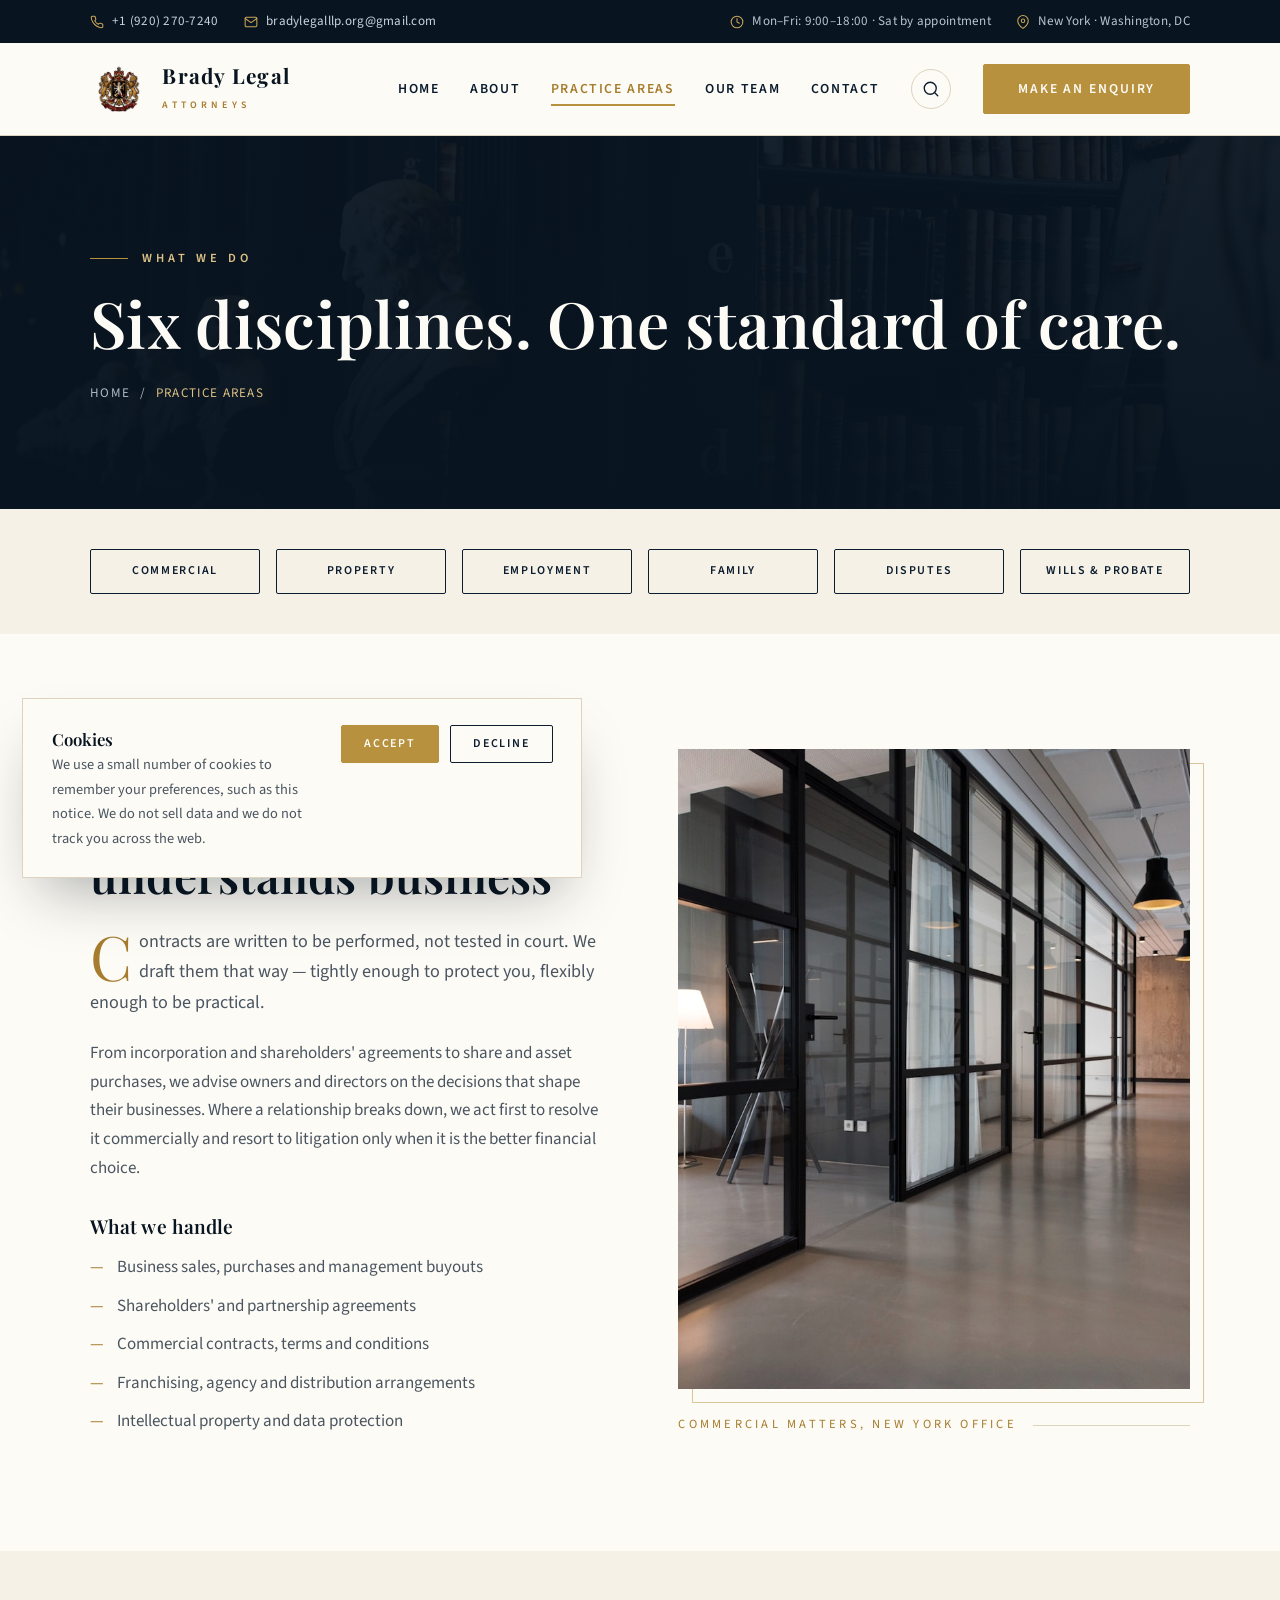
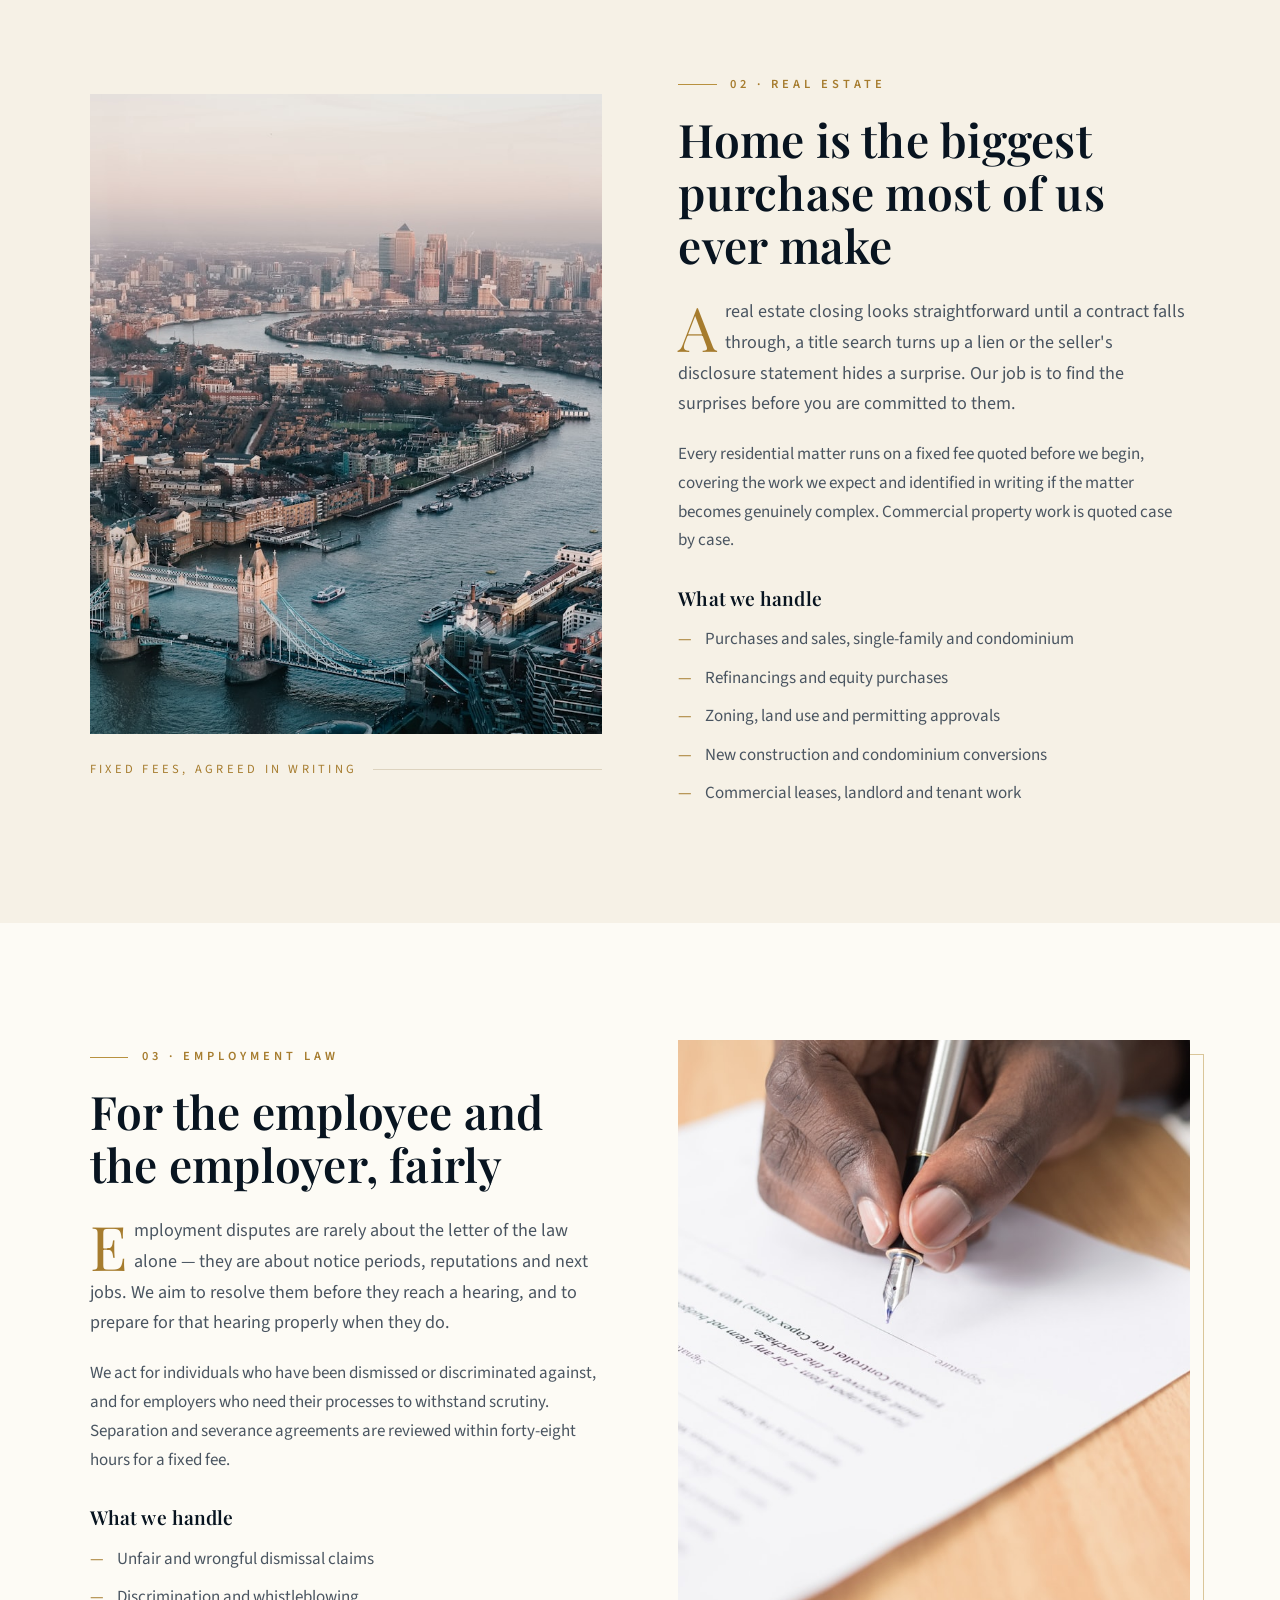
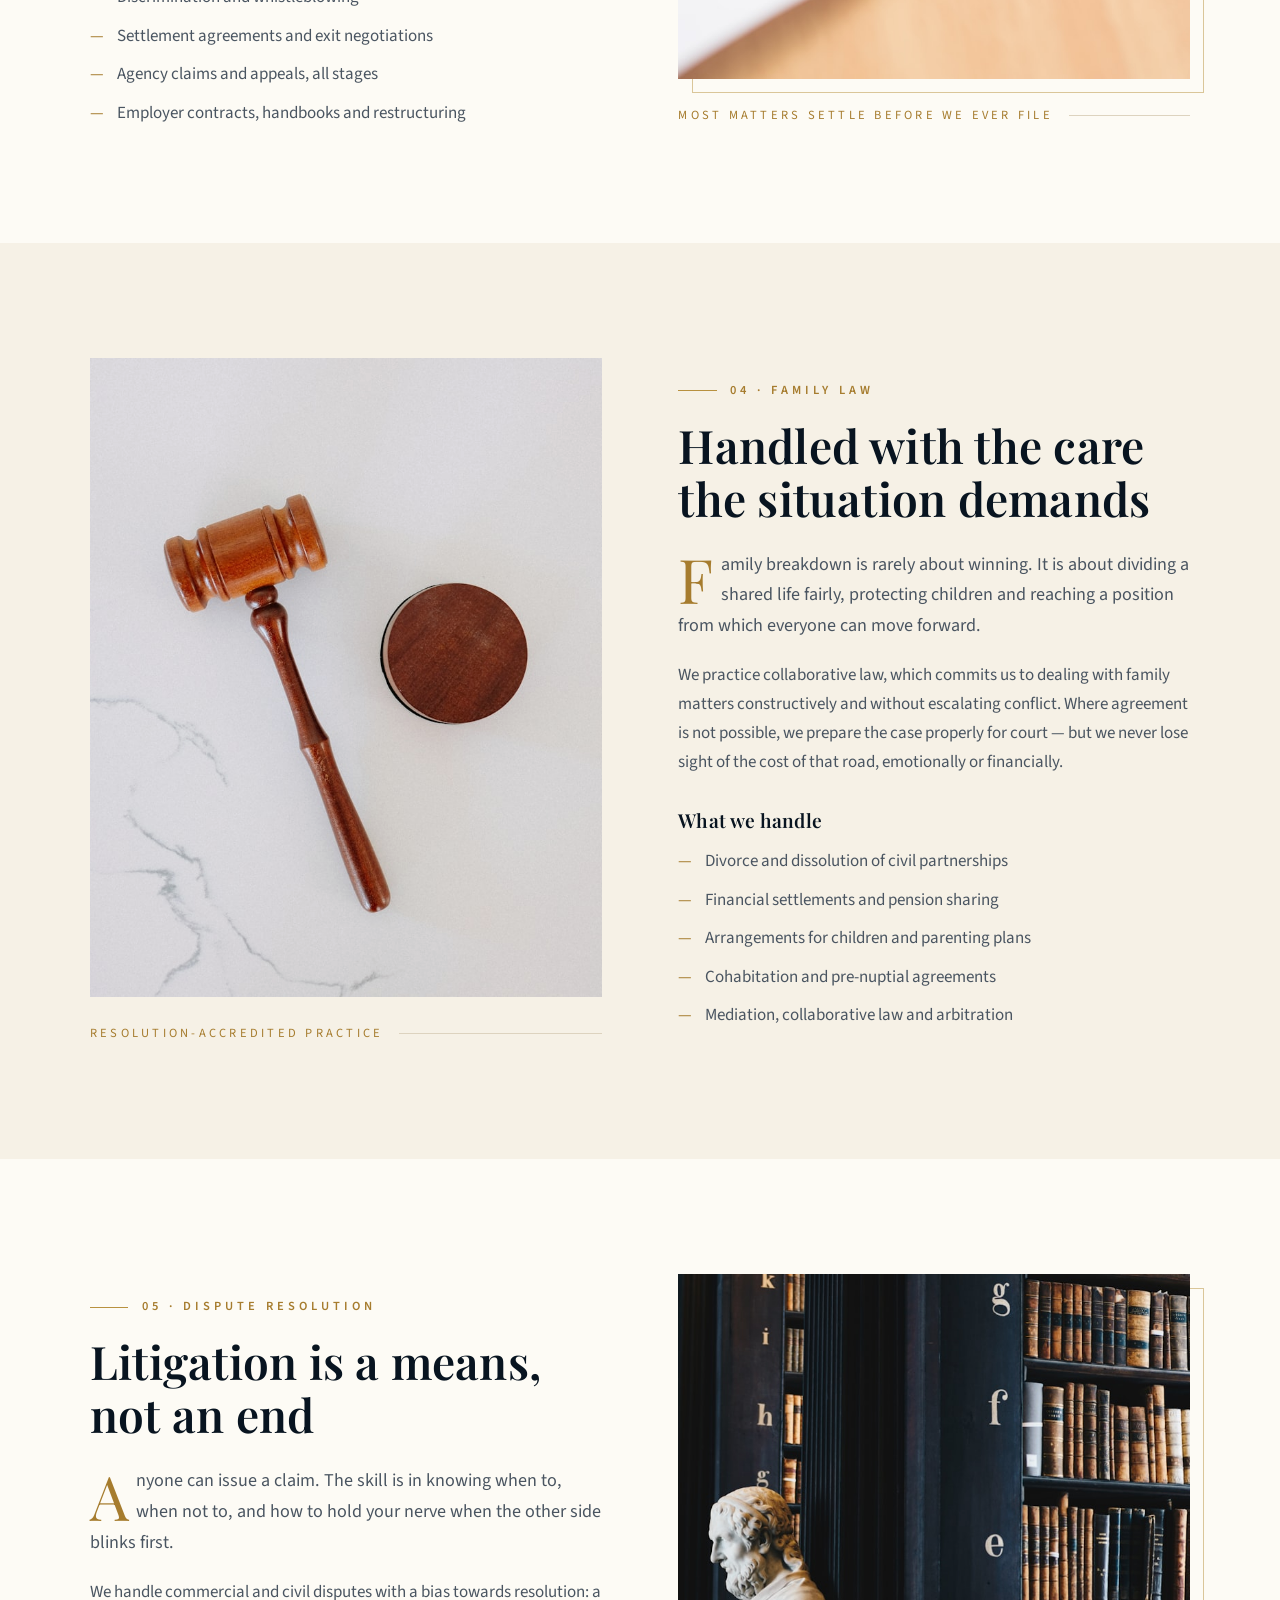
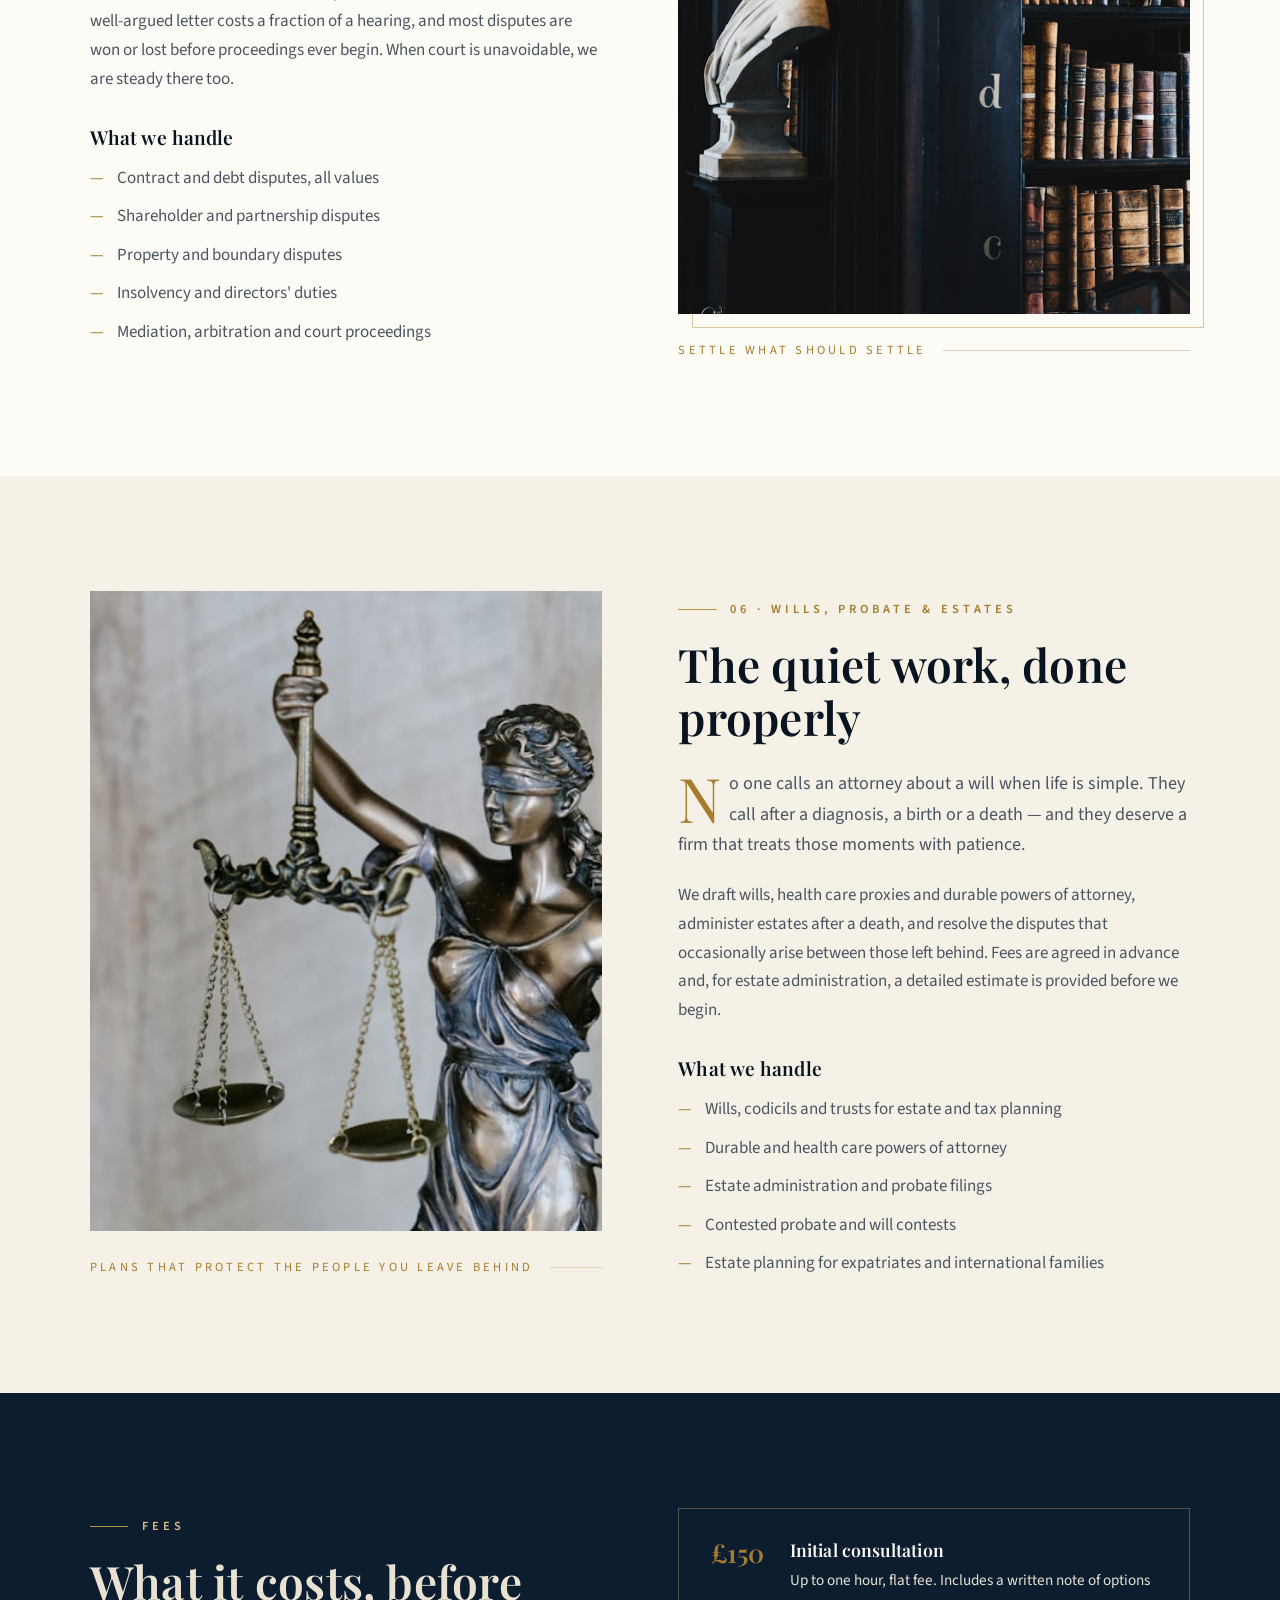
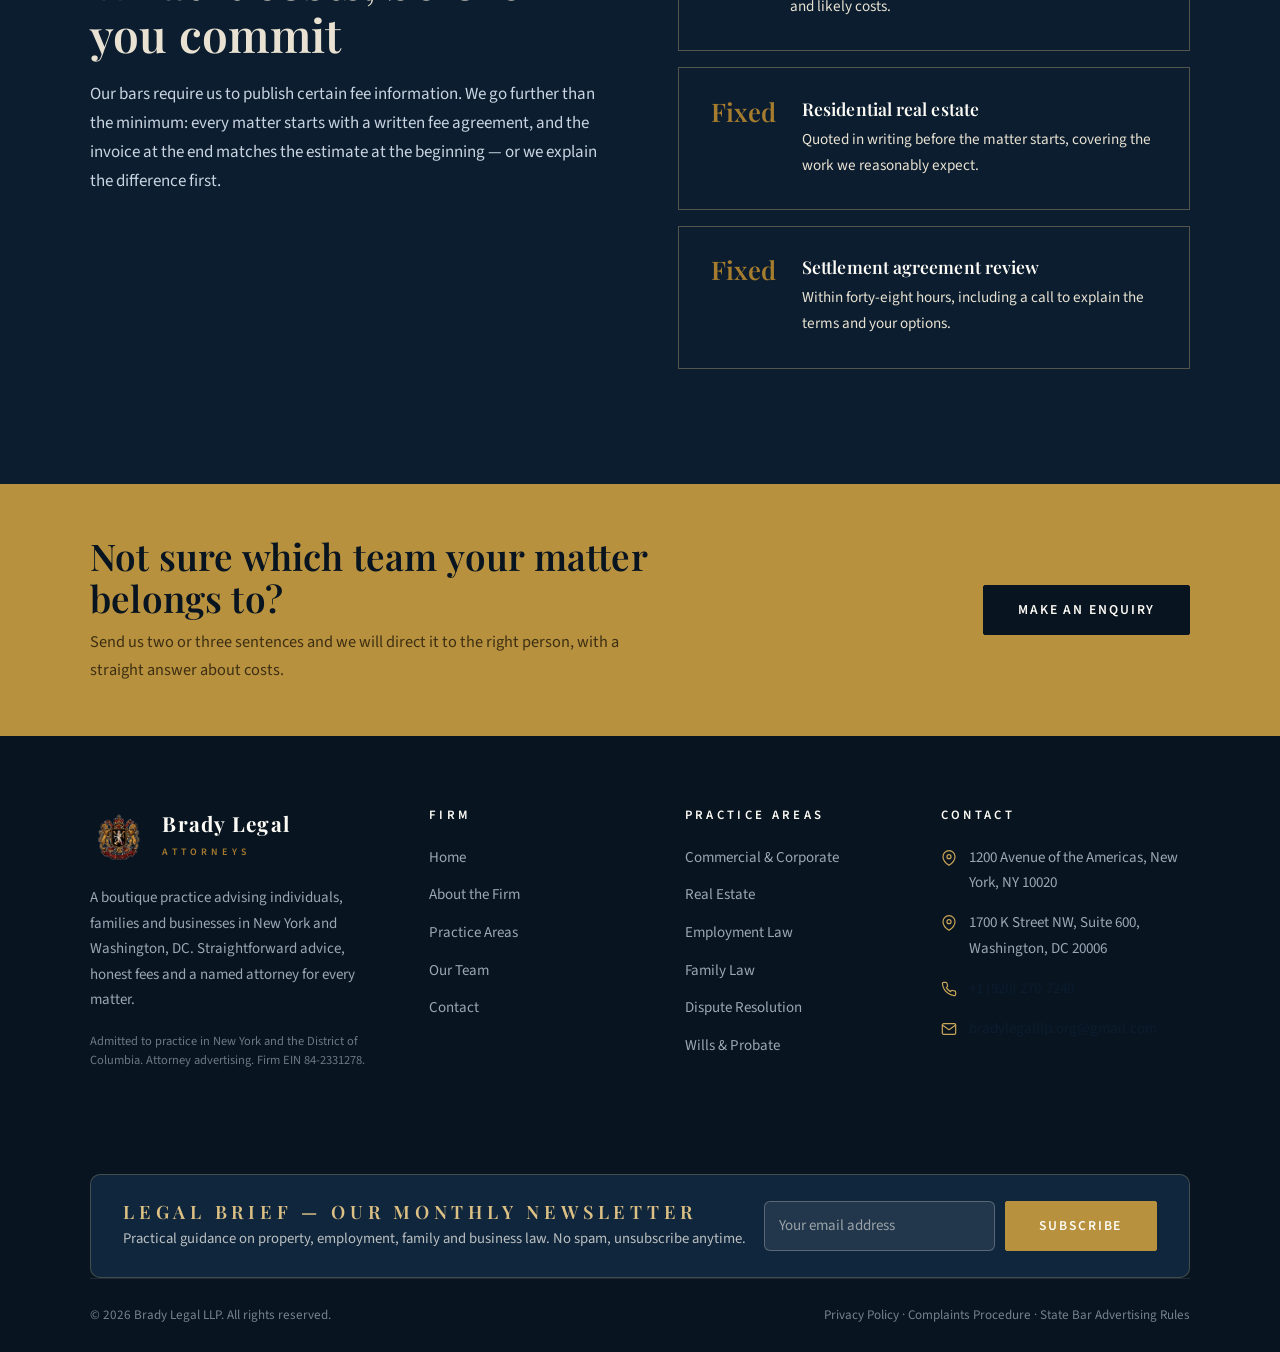
<file: practice.html>
<!DOCTYPE html>
<html lang="en-GB">
<head>
  <meta charset="UTF-8">
  <meta name="google-site-verification" content="8b2198992113b233">
  <!-- Google Analytics (GA4) -->
  <script async src="https://www.googletagmanager.com/gtag/js?id=G-XXXXXXXXXX"></script>
  <script>
    window.dataLayer = window.dataLayer || [];
    function gtag(){dataLayer.push(arguments);}
    gtag('js', new Date());
    gtag('config', 'G-XXXXXXXXXX');
  </script>
  <meta name="viewport" content="width=device-width, initial-scale=1.0">
  <title>Practice Areas | Brady Legal LLP</title>
  <meta name="description" content="Brady Legal LLP advises on commercial law, real estate, employment law, family law, dispute resolution and wills, probate and estates in New York and Washington, DC.">
  <link rel="preconnect" href="https://fonts.googleapis.com">
  <link rel="preconnect" href="https://fonts.gstatic.com" crossorigin>
  <link href="https://fonts.googleapis.com/css2?family=Playfair+Display:ital,wght@0,400;0,500;0,600;0,700;1,400;1,500&family=Source+Sans+3:wght@300;400;600&display=swap" rel="stylesheet">
  <link rel="stylesheet" href="css/style.css">
  <link rel="icon" type="image/svg+xml" href="assets/img/favicon.png">
</head>
<body>

  <!-- Top bar -->
  <div class="topbar">
    <div class="container topbar__inner">
      <div class="topbar__left">
        <span class="topbar__item">
          <svg viewBox="0 0 24 24" fill="none" stroke-width="1.8" stroke-linecap="round" stroke-linejoin="round"><path d="M22 16.92v3a2 2 0 0 1-2.18 2 19.79 19.79 0 0 1-8.63-3.07 19.5 19.5 0 0 1-6-6 19.79 19.79 0 0 1-3.07-8.67A2 2 0 0 1 4.11 2h3a2 2 0 0 1 2 1.72c.127.96.361 1.903.7 2.81a2 2 0 0 1-.45 2.11L8.09 9.91a16 16 0 0 0 6 6l1.27-1.27a2 2 0 0 1 2.11-.45c.907.339 1.85.573 2.81.7A2 2 0 0 1 22 16.92z"/></svg>
          <a href="tel:+19202707240">+1 (920) 270-7240</a>
        </span>
        <span class="topbar__item hide-sm">
          <svg viewBox="0 0 24 24" fill="none" stroke-width="1.8" stroke-linecap="round" stroke-linejoin="round"><path d="M4 4h16c1.1 0 2 .9 2 2v12c0 1.1-.9 2-2 2H4c-1.1 0-2-.9-2-2V6c0-1.1.9-2 2-2z"/><polyline points="22,6 12,13 2,6"/></svg>
          <a href="mailto:bradylegalllp.org@gmail.com">bradylegalllp.org@gmail.com</a>
        </span>
      </div>
      <div class="topbar__right">
        <span class="topbar__item">
          <svg viewBox="0 0 24 24" fill="none" stroke-width="1.8" stroke-linecap="round" stroke-linejoin="round"><circle cx="12" cy="12" r="10"/><polyline points="12 6 12 12 16 14"/></svg>
          Mon–Fri: 9:00–18:00 &middot; Sat by appointment
        </span>
        <span class="topbar__item">
          <svg viewBox="0 0 24 24" fill="none" stroke-width="1.8" stroke-linecap="round" stroke-linejoin="round"><path d="M21 10c0 7-9 13-9 13s-9-6-9-13a9 9 0 0 1 18 0z"/><circle cx="12" cy="10" r="3"/></svg>
          New York &middot; Washington, DC
        </span>
      </div>
    </div>
  </div>

  <!-- Header -->
  <header class="header">
    <div class="container header__inner">
      <a class="brand" href="index.html" aria-label="Brady Legal LLP — home">
        <span class="brand__mark">
          <img src="assets/img/logo.png" alt="Brady Legal LLP crest">
        </span>
        <span>
          <span class="brand__name">Brady Legal</span>
          <span class="brand__sub">Attorneys</span>
        </span>
      </a>

      <nav class="nav" aria-label="Main navigation">
        <ul class="nav__links">
          <li><a class="nav__link" href="index.html">Home</a></li>
          <li><a class="nav__link" href="about.html">About</a></li>
          <li><a class="nav__link is-active" href="practice.html">Practice Areas</a></li>
          <li><a class="nav__link" href="team.html">Our Team</a></li>
          <li><a class="nav__link" href="contact.html">Contact</a></li>
        </ul>
        <button class="nav__search" type="button" data-search-open aria-label="Search the site" title="Search (Ctrl+K)">
          <svg viewBox="0 0 24 24" fill="none" stroke="currentColor" stroke-width="1.8" stroke-linecap="round" stroke-linejoin="round"><circle cx="11" cy="11" r="8"/><line x1="21" y1="21" x2="16.65" y2="16.65"/></svg>
        </button>
        <a class="btn btn--gold nav__cta" href="contact.html">Make an Enquiry</a>
        <button class="nav__toggle" aria-label="Toggle menu" aria-expanded="false">
          <svg viewBox="0 0 24 24" fill="none" stroke="currentColor" stroke-width="1.8" stroke-linecap="round"><line x1="3" y1="7" x2="21" y2="7"/><line x1="3" y1="12" x2="21" y2="12"/><line x1="3" y1="17" x2="21" y2="17"/></svg>
        </button>
      </nav>
    </div>
  </header>

  <main>

    <!-- Page hero -->
    <section class="page-hero">
      <div class="container page-hero__inner">
        <p class="eyebrow">What We Do</p>
        <h1>Six disciplines. One standard of care.</h1>
        <nav class="breadcrumb" aria-label="Breadcrumb">
          <a href="index.html">Home</a> / <span>Practice Areas</span>
        </nav>
      </div>
    </section>

    <!-- Quick links -->
    <section class="section section--tint" style="padding-block:2.5rem;">
      <div class="container">
        <div class="grid-6" style="display:grid;grid-template-columns:repeat(6,1fr);gap:1rem;">
          <a class="btn btn--inkline" href="#commercial" style="padding:0.9rem 1rem;font-size:0.75rem;">Commercial</a>
          <a class="btn btn--inkline" href="#property" style="padding:0.9rem 1rem;font-size:0.75rem;">Property</a>
          <a class="btn btn--inkline" href="#employment" style="padding:0.9rem 1rem;font-size:0.75rem;">Employment</a>
          <a class="btn btn--inkline" href="#family" style="padding:0.9rem 1rem;font-size:0.75rem;">Family</a>
          <a class="btn btn--inkline" href="#disputes" style="padding:0.9rem 1rem;font-size:0.75rem;">Disputes</a>
          <a class="btn btn--inkline" href="#wills" style="padding:0.9rem 1rem;font-size:0.75rem;">Wills &amp; Probate</a>
        </div>
      </div>
    </section>

    <!-- Commercial -->
    <section class="section" id="commercial">
      <div class="container grid-2">
        <div class="reveal">
          <p class="eyebrow">01 &middot; Commercial &amp; Corporate</p>
          <h2>Legal advice that understands business</h2>
          <p class="lead dropcap" style="margin-top:1.5rem;">Contracts are written to be performed, not tested in court. We draft them that way — tightly enough to protect you, flexibly enough to be practical.</p>
          <p style="margin-top:1.3rem;">From incorporation and shareholders' agreements to share and asset purchases, we advise owners and directors on the decisions that shape their businesses. Where a relationship breaks down, we act first to resolve it commercially and resort to litigation only when it is the better financial choice.</p>
          <h3 style="margin-top:2rem;font-size:1.2rem;">What we handle</h3>
          <ul style="margin-top:1rem;display:grid;gap:0.6rem;">
            <li style="display:flex;gap:0.8rem;align-items:baseline;"><span style="color:var(--gold-600);">&#8212;</span> Business sales, purchases and management buyouts</li>
            <li style="display:flex;gap:0.8rem;align-items:baseline;"><span style="color:var(--gold-600);">&#8212;</span> Shareholders' and partnership agreements</li>
            <li style="display:flex;gap:0.8rem;align-items:baseline;"><span style="color:var(--gold-600);">&#8212;</span> Commercial contracts, terms and conditions</li>
            <li style="display:flex;gap:0.8rem;align-items:baseline;"><span style="color:var(--gold-600);">&#8212;</span> Franchising, agency and distribution arrangements</li>
            <li style="display:flex;gap:0.8rem;align-items:baseline;"><span style="color:var(--gold-600);">&#8212;</span> Intellectual property and data protection</li>
          </ul>
        </div>
        <div class="reveal" data-delay="1">
          <div class="img-frame img-frame--overlap">
            <img src="assets/img/office-boardroom.jpg" alt="A boardroom meeting at Brady Legal" loading="lazy">
          </div>
          <div class="caption-rule">Commercial matters, New York office</div>
        </div>
      </div>
    </section>

    <!-- Property -->
    <section class="section section--tint" id="property">
      <div class="container grid-2">
        <div class="reveal" style="order:2;">
          <p class="eyebrow">02 &middot; Real Estate</p>
          <h2>Home is the biggest purchase most of us ever make</h2>
          <p class="lead dropcap" style="margin-top:1.5rem;">A real estate closing looks straightforward until a contract falls through, a title search turns up a lien or the seller's disclosure statement hides a surprise. Our job is to find the surprises before you are committed to them.</p>
          <p style="margin-top:1.3rem;">Every residential matter runs on a fixed fee quoted before we begin, covering the work we expect and identified in writing if the matter becomes genuinely complex. Commercial property work is quoted case by case.</p>
          <h3 style="margin-top:2rem;font-size:1.2rem;">What we handle</h3>
          <ul style="margin-top:1rem;display:grid;gap:0.6rem;">
            <li style="display:flex;gap:0.8rem;align-items:baseline;"><span style="color:var(--gold-600);">&#8212;</span> Purchases and sales, single-family and condominium</li>
            <li style="display:flex;gap:0.8rem;align-items:baseline;"><span style="color:var(--gold-600);">&#8212;</span> Refinancings and equity purchases</li>
            <li style="display:flex;gap:0.8rem;align-items:baseline;"><span style="color:var(--gold-600);">&#8212;</span> Zoning, land use and permitting approvals</li>
            <li style="display:flex;gap:0.8rem;align-items:baseline;"><span style="color:var(--gold-600);">&#8212;</span> New construction and condominium conversions</li>
            <li style="display:flex;gap:0.8rem;align-items:baseline;"><span style="color:var(--gold-600);">&#8212;</span> Commercial leases, landlord and tenant work</li>
          </ul>
        </div>
        <div class="reveal" data-delay="1" style="order:1;">
          <div class="img-frame img-frame--overlap">
            <img src="assets/img/city-skyline.jpg" alt="The New York City skyline, where our real estate practice is based" loading="lazy">
          </div>
          <div class="caption-rule">Fixed fees, agreed in writing</div>
        </div>
      </div>
    </section>

    <!-- Employment -->
    <section class="section" id="employment">
      <div class="container grid-2">
        <div class="reveal">
          <p class="eyebrow">03 &middot; Employment Law</p>
          <h2>For the employee and the employer, fairly</h2>
          <p class="lead dropcap" style="margin-top:1.5rem;">Employment disputes are rarely about the letter of the law alone — they are about notice periods, reputations and next jobs. We aim to resolve them before they reach a hearing, and to prepare for that hearing properly when they do.</p>
          <p style="margin-top:1.3rem;">We act for individuals who have been dismissed or discriminated against, and for employers who need their processes to withstand scrutiny. Separation and severance agreements are reviewed within forty-eight hours for a fixed fee.</p>
          <h3 style="margin-top:2rem;font-size:1.2rem;">What we handle</h3>
          <ul style="margin-top:1rem;display:grid;gap:0.6rem;">
            <li style="display:flex;gap:0.8rem;align-items:baseline;"><span style="color:var(--gold-600);">&#8212;</span> Unfair and wrongful dismissal claims</li>
            <li style="display:flex;gap:0.8rem;align-items:baseline;"><span style="color:var(--gold-600);">&#8212;</span> Discrimination and whistleblowing</li>
            <li style="display:flex;gap:0.8rem;align-items:baseline;"><span style="color:var(--gold-600);">&#8212;</span> Settlement agreements and exit negotiations</li>
            <li style="display:flex;gap:0.8rem;align-items:baseline;"><span style="color:var(--gold-600);">&#8212;</span> Agency claims and appeals, all stages</li>
            <li style="display:flex;gap:0.8rem;align-items:baseline;"><span style="color:var(--gold-600);">&#8212;</span> Employer contracts, handbooks and restructuring</li>
          </ul>
        </div>
        <div class="reveal" data-delay="1">
          <div class="img-frame img-frame--overlap">
            <img src="assets/img/handshake.jpg" alt="A settlement reached between an employee and employer" loading="lazy">
          </div>
          <div class="caption-rule">Most matters settle before we ever file</div>
        </div>
      </div>
    </section>

    <!-- Family -->
    <section class="section section--tint" id="family">
      <div class="container grid-2">
        <div class="reveal" style="order:2;">
          <p class="eyebrow">04 &middot; Family Law</p>
          <h2>Handled with the care the situation demands</h2>
          <p class="lead dropcap" style="margin-top:1.5rem;">Family breakdown is rarely about winning. It is about dividing a shared life fairly, protecting children and reaching a position from which everyone can move forward.</p>
          <p style="margin-top:1.3rem;">We practice collaborative law, which commits us to dealing with family matters constructively and without escalating conflict. Where agreement is not possible, we prepare the case properly for court — but we never lose sight of the cost of that road, emotionally or financially.</p>
          <h3 style="margin-top:2rem;font-size:1.2rem;">What we handle</h3>
          <ul style="margin-top:1rem;display:grid;gap:0.6rem;">
            <li style="display:flex;gap:0.8rem;align-items:baseline;"><span style="color:var(--gold-600);">&#8212;</span> Divorce and dissolution of civil partnerships</li>
            <li style="display:flex;gap:0.8rem;align-items:baseline;"><span style="color:var(--gold-600);">&#8212;</span> Financial settlements and pension sharing</li>
            <li style="display:flex;gap:0.8rem;align-items:baseline;"><span style="color:var(--gold-600);">&#8212;</span> Arrangements for children and parenting plans</li>
            <li style="display:flex;gap:0.8rem;align-items:baseline;"><span style="color:var(--gold-600);">&#8212;</span> Cohabitation and pre-nuptial agreements</li>
            <li style="display:flex;gap:0.8rem;align-items:baseline;"><span style="color:var(--gold-600);">&#8212;</span> Mediation, collaborative law and arbitration</li>
          </ul>
        </div>
        <div class="reveal" data-delay="1" style="order:1;">
          <div class="img-frame img-frame--overlap">
            <img src="assets/img/justice-statue.jpg" alt="Discretion and balance in family matters" loading="lazy">
          </div>
          <div class="caption-rule">Resolution-accredited practice</div>
        </div>
      </div>
    </section>

    <!-- Disputes -->
    <section class="section" id="disputes">
      <div class="container grid-2">
        <div class="reveal">
          <p class="eyebrow">05 &middot; Dispute Resolution</p>
          <h2>Litigation is a means, not an end</h2>
          <p class="lead dropcap" style="margin-top:1.5rem;">Anyone can issue a claim. The skill is in knowing when to, when not to, and how to hold your nerve when the other side blinks first.</p>
          <p style="margin-top:1.3rem;">We handle commercial and civil disputes with a bias towards resolution: a well-argued letter costs a fraction of a hearing, and most disputes are won or lost before proceedings ever begin. When court is unavoidable, we are steady there too.</p>
          <h3 style="margin-top:2rem;font-size:1.2rem;">What we handle</h3>
          <ul style="margin-top:1rem;display:grid;gap:0.6rem;">
            <li style="display:flex;gap:0.8rem;align-items:baseline;"><span style="color:var(--gold-600);">&#8212;</span> Contract and debt disputes, all values</li>
            <li style="display:flex;gap:0.8rem;align-items:baseline;"><span style="color:var(--gold-600);">&#8212;</span> Shareholder and partnership disputes</li>
            <li style="display:flex;gap:0.8rem;align-items:baseline;"><span style="color:var(--gold-600);">&#8212;</span> Property and boundary disputes</li>
            <li style="display:flex;gap:0.8rem;align-items:baseline;"><span style="color:var(--gold-600);">&#8212;</span> Insolvency and directors' duties</li>
            <li style="display:flex;gap:0.8rem;align-items:baseline;"><span style="color:var(--gold-600);">&#8212;</span> Mediation, arbitration and court proceedings</li>
          </ul>
        </div>
        <div class="reveal" data-delay="1">
          <div class="img-frame img-frame--overlap">
            <img src="assets/img/brass-scales.jpg" alt="Scales of justice" loading="lazy">
          </div>
          <div class="caption-rule">Settle what should settle</div>
        </div>
      </div>
    </section>

    <!-- Wills -->
    <section class="section section--tint" id="wills">
      <div class="container grid-2">
        <div class="reveal" style="order:2;">
          <p class="eyebrow">06 &middot; Wills, Probate &amp; Estates</p>
          <h2>The quiet work, done properly</h2>
          <p class="lead dropcap" style="margin-top:1.5rem;">No one calls an attorney about a will when life is simple. They call after a diagnosis, a birth or a death — and they deserve a firm that treats those moments with patience.</p>
          <p style="margin-top:1.3rem;">We draft wills, health care proxies and durable powers of attorney, administer estates after a death, and resolve the disputes that occasionally arise between those left behind. Fees are agreed in advance and, for estate administration, a detailed estimate is provided before we begin.</p>
          <h3 style="margin-top:2rem;font-size:1.2rem;">What we handle</h3>
          <ul style="margin-top:1rem;display:grid;gap:0.6rem;">
            <li style="display:flex;gap:0.8rem;align-items:baseline;"><span style="color:var(--gold-600);">&#8212;</span> Wills, codicils and trusts for estate and tax planning</li>
            <li style="display:flex;gap:0.8rem;align-items:baseline;"><span style="color:var(--gold-600);">&#8212;</span> Durable and health care powers of attorney</li>
            <li style="display:flex;gap:0.8rem;align-items:baseline;"><span style="color:var(--gold-600);">&#8212;</span> Estate administration and probate filings</li>
            <li style="display:flex;gap:0.8rem;align-items:baseline;"><span style="color:var(--gold-600);">&#8212;</span> Contested probate and will contests</li>
            <li style="display:flex;gap:0.8rem;align-items:baseline;"><span style="color:var(--gold-600);">&#8212;</span> Estate planning for expatriates and international families</li>
          </ul>
        </div>
        <div class="reveal" data-delay="1" style="order:1;">
          <div class="img-frame img-frame--overlap">
            <img src="assets/img/legal-docs.jpg" alt="Wills and legal documents prepared at Brady Legal" loading="lazy">
          </div>
          <div class="caption-rule">Plans that protect the people you leave behind</div>
        </div>
      </div>
    </section>

    <!-- Fees -->
    <section class="section section--navy">
      <div class="container grid-2" style="align-items:start;">
        <div class="reveal">
          <p class="eyebrow">Fees</p>
          <h2>What it costs, before you commit</h2>
          <p style="margin-top:1.2rem;color:#c9d4e0;">Our bars require us to publish certain fee information. We go further than the minimum: every matter starts with a written fee agreement, and the invoice at the end matches the estimate at the beginning — or we explain the difference first.</p>
        </div>
        <div class="reveal" data-delay="1">
          <div class="case-card" style="background:transparent;border-color:rgba(220,192,132,0.35);margin-bottom:1rem;">
            <span class="case-card__year">&pound;150</span>
            <div>
              <h3 style="color:var(--ivory-100);font-size:1.1rem;">Initial consultation</h3>
              <p>Up to one hour, flat fee. Includes a written note of options and likely costs.</p>
            </div>
          </div>
          <div class="case-card" style="background:transparent;border-color:rgba(220,192,132,0.35);margin-bottom:1rem;">
            <span class="case-card__year">Fixed</span>
            <div>
              <h3 style="color:var(--ivory-100);font-size:1.1rem;">Residential real estate</h3>
              <p>Quoted in writing before the matter starts, covering the work we reasonably expect.</p>
            </div>
          </div>
          <div class="case-card" style="background:transparent;border-color:rgba(220,192,132,0.35);">
            <span class="case-card__year">Fixed</span>
            <div>
              <h3 style="color:var(--ivory-100);font-size:1.1rem;">Settlement agreement review</h3>
              <p>Within forty-eight hours, including a call to explain the terms and your options.</p>
            </div>
          </div>
        </div>
      </div>
    </section>

    <!-- CTA band -->
    <section class="cta-band">
      <div class="container cta-band__inner">
        <div>
          <h2>Not sure which team your matter belongs to?</h2>
          <p>Send us two or three sentences and we will direct it to the right person, with a straight answer about costs.</p>
        </div>
        <a class="btn btn--navy" href="contact.html">Make an Enquiry</a>
      </div>
    </section>

  </main>

  <!-- Footer -->
  <footer class="footer">
    <div class="container">
      <div class="footer__top">
        <div class="footer__about">
          <a class="brand" href="index.html" style="color:var(--ivory-100);">
            <span class="brand__mark">
              <img src="assets/img/logo.png" alt="Brady Legal LLP crest">
            </span>
            <span>
              <span class="brand__name" style="color:var(--ivory-100);">Brady Legal</span>
              <span class="brand__sub">Attorneys</span>
            </span>
          </a>
          <p>A boutique practice advising individuals, families and businesses in New York and Washington, DC. Straightforward advice, honest fees and a named attorney for every matter.</p>
          <p class="footer__reg">Admitted to practice in New York and the District of Columbia. Attorney advertising. Firm EIN 84-2331278.</p>
        </div>
        <div>
          <h4>Firm</h4>
          <ul class="footer__links">
            <li><a href="index.html">Home</a></li>
            <li><a href="about.html">About the Firm</a></li>
            <li><a href="practice.html">Practice Areas</a></li>
            <li><a href="team.html">Our Team</a></li>
            <li><a href="contact.html">Contact</a></li>
          </ul>
        </div>
        <div>
          <h4>Practice Areas</h4>
          <ul class="footer__links">
            <li><a href="practice.html#commercial">Commercial &amp; Corporate</a></li>
            <li><a href="practice.html#property">Real Estate</a></li>
            <li><a href="practice.html#employment">Employment Law</a></li>
            <li><a href="practice.html#family">Family Law</a></li>
            <li><a href="practice.html#disputes">Dispute Resolution</a></li>
            <li><a href="practice.html#wills">Wills &amp; Probate</a></li>
          </ul>
        </div>
        <div>
          <h4>Contact</h4>
          <ul class="footer__contact">
            <li>
              <svg viewBox="0 0 24 24" fill="none" stroke-width="1.8" stroke-linecap="round" stroke-linejoin="round"><path d="M21 10c0 7-9 13-9 13s-9-6-9-13a9 9 0 0 1 18 0z"/><circle cx="12" cy="10" r="3"/></svg>
              <span>1200 Avenue of the Americas, New York, NY 10020</span>
            </li>
            <li>
              <svg viewBox="0 0 24 24" fill="none" stroke-width="1.8" stroke-linecap="round" stroke-linejoin="round"><path d="M21 10c0 7-9 13-9 13s-9-6-9-13a9 9 0 0 1 18 0z"/><circle cx="12" cy="10" r="3"/></svg>
              <span>1700 K Street NW, Suite 600, Washington, DC 20006</span>
            </li>
            <li>
              <svg viewBox="0 0 24 24" fill="none" stroke-width="1.8" stroke-linecap="round" stroke-linejoin="round"><path d="M22 16.92v3a2 2 0 0 1-2.18 2 19.79 19.79 0 0 1-8.63-3.07 19.5 19.5 0 0 1-6-6 19.79 19.79 0 0 1-3.07-8.67A2 2 0 0 1 4.11 2h3a2 2 0 0 1 2 1.72c.127.96.361 1.903.7 2.81a2 2 0 0 1-.45 2.11L8.09 9.91a16 16 0 0 0 6 6l1.27-1.27a2 2 0 0 1 2.11-.45c.907.339 1.85.573 2.81.7A2 2 0 0 1 22 16.92z"/></svg>
              <span><a href="tel:+19202707240">+1 (920) 270-7240</a></span>
            </li>
            <li>
              <svg viewBox="0 0 24 24" fill="none" stroke-width="1.8" stroke-linecap="round" stroke-linejoin="round"><path d="M4 4h16c1.1 0 2 .9 2 2v12c0 1.1-.9 2-2 2H4c-1.1 0-2-.9-2-2V6c0-1.1.9-2 2-2z"/><polyline points="22,6 12,13 2,6"/></svg>
              <span><a href="mailto:bradylegalllp.org@gmail.com">bradylegalllp.org@gmail.com</a></span>
            </li>
          </ul>
        </div>
      </div>
  <div class="footer__news">
        <div>
          <h4>Legal Brief &mdash; our monthly newsletter</h4>
          <p>Practical guidance on property, employment, family and business law. No spam, unsubscribe anytime.</p>
        </div>
        <form class="newsletter-form" data-newsletter-form novalidate>
          <input type="email" name="email" placeholder="Your email address" required aria-label="Email address">
          <button class="btn btn--gold" type="submit">Subscribe</button>
        </form>
        <div class="form-status" role="status" aria-live="polite"></div>
      </div>
      <div class="footer__legal">
        <span>&copy; <span data-year>2026</span> Brady Legal LLP. All rights reserved.</span>
        <span>Privacy Policy &middot; Complaints Procedure &middot; State Bar Advertising Rules</span>
      </div>
    </div>
  </footer>

  <!-- Cookie notice -->
  <div class="cookie-notice" role="dialog" aria-label="Cookie notice">
    <div>
      <p style="font-weight:600;color:var(--navy-900);font-family:var(--serif);font-size:1.05rem;">Cookies</p>
      <p>We use a small number of cookies to remember your preferences, such as this notice. We do not sell data and we do not track you across the web.</p>
    </div>
    <div class="cookie-notice__actions">
      <button class="btn btn--gold cookie-notice__accept" type="button">Accept</button>
      <button class="btn btn--inkline cookie-notice__decline" type="button">Decline</button>
    </div>
  </div>

  <button class="to-top" type="button" aria-label="Back to top">
    <svg viewBox="0 0 24 24" fill="none" stroke="currentColor" stroke-width="2" stroke-linecap="round" stroke-linejoin="round"><path d="M12 19V5M5 12l7-7 7 7"/></svg>
  </button>

  <!-- Site search overlay -->
  <div class="search-overlay" id="searchOverlay" hidden>
    <div class="search-overlay__panel" role="dialog" aria-modal="true" aria-label="Site search">
      <form class="search-overlay__form" data-search-form>
        <svg viewBox="0 0 24 24" fill="none" stroke="currentColor" stroke-width="1.8" stroke-linecap="round" stroke-linejoin="round"><circle cx="11" cy="11" r="8"/><line x1="21" y1="21" x2="16.65" y2="16.65"/></svg>
        <input type="search" placeholder="Search the site &mdash; try &ldquo;real estate&rdquo;, &ldquo;divorce&rdquo;, &ldquo;wills&rdquo;&hellip;" data-search-input aria-label="Search the site">
        <button type="button" class="search-overlay__close" data-search-close aria-label="Close search">&#10005;</button>
      </form>
      <div class="search-overlay__results" data-search-results></div>
    </div>
  </div>

  <script src="js/main.js"></script>
</body>
</html>
</file>
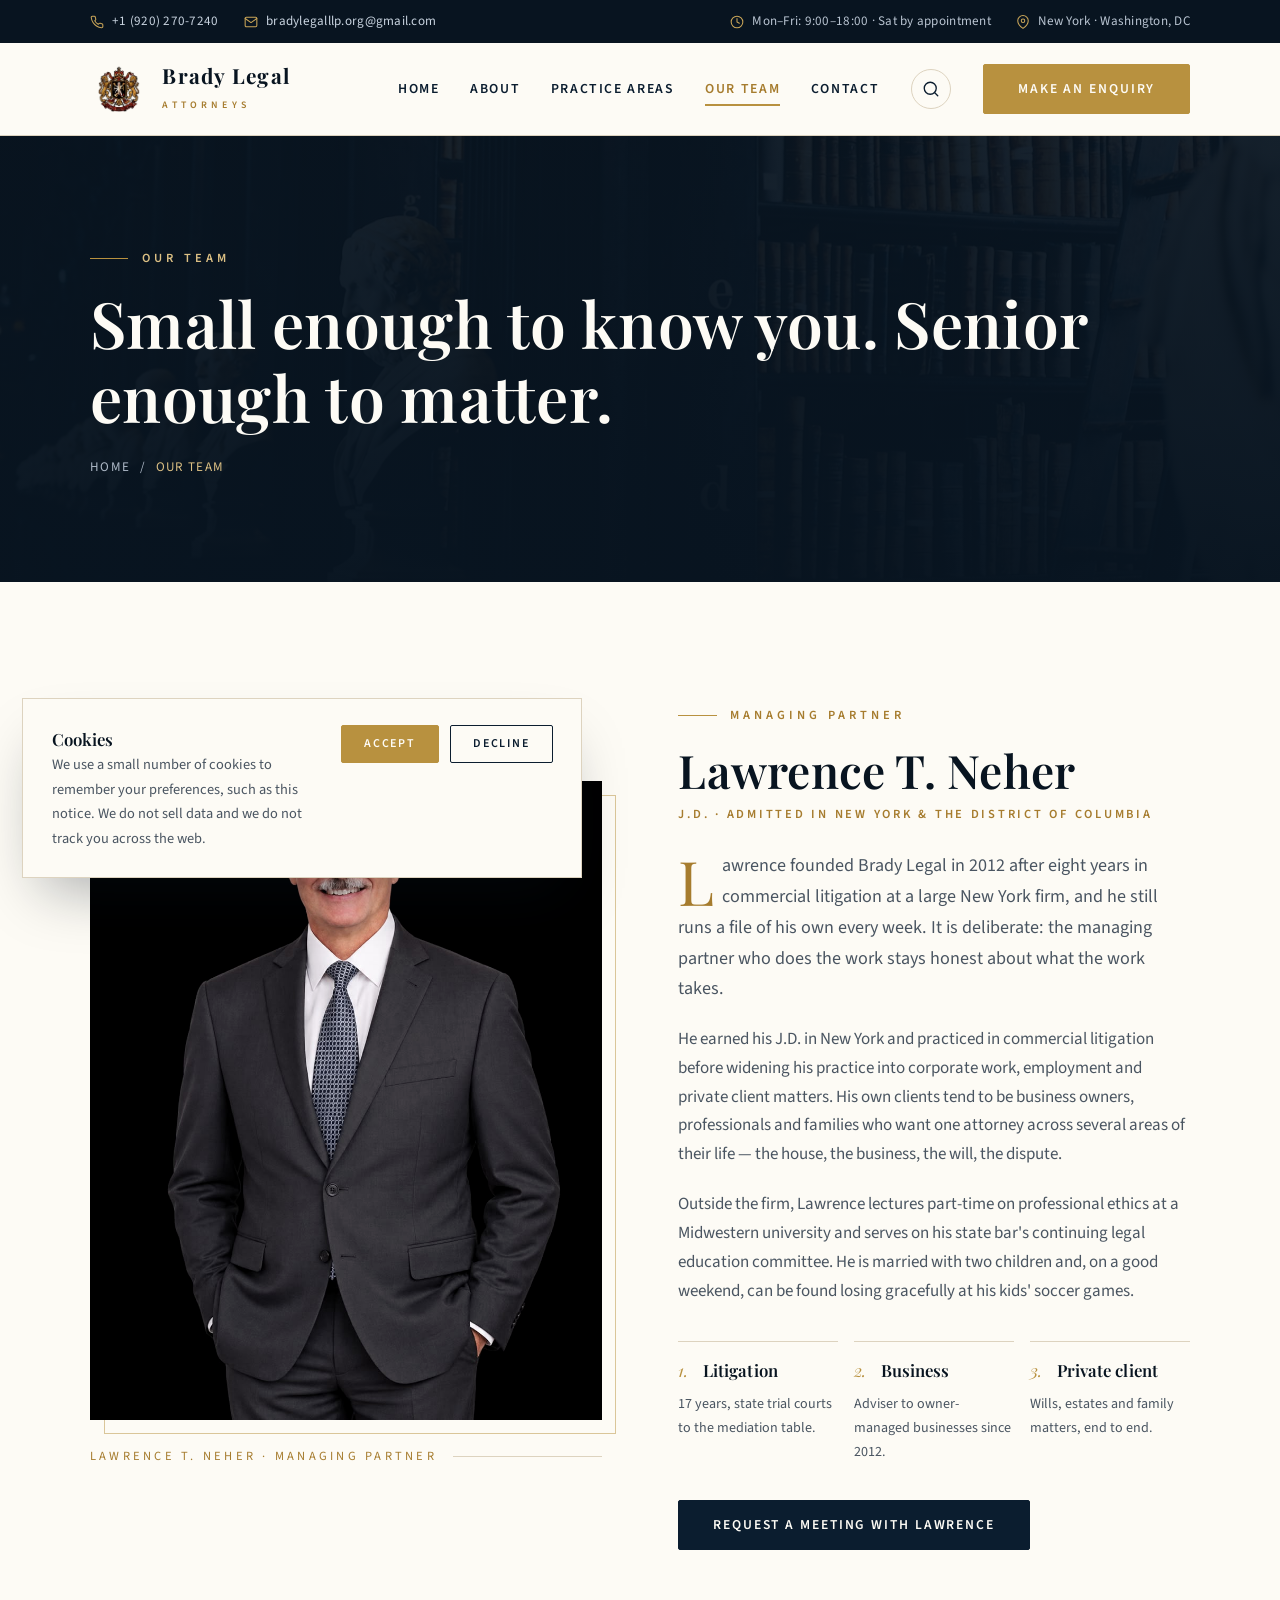
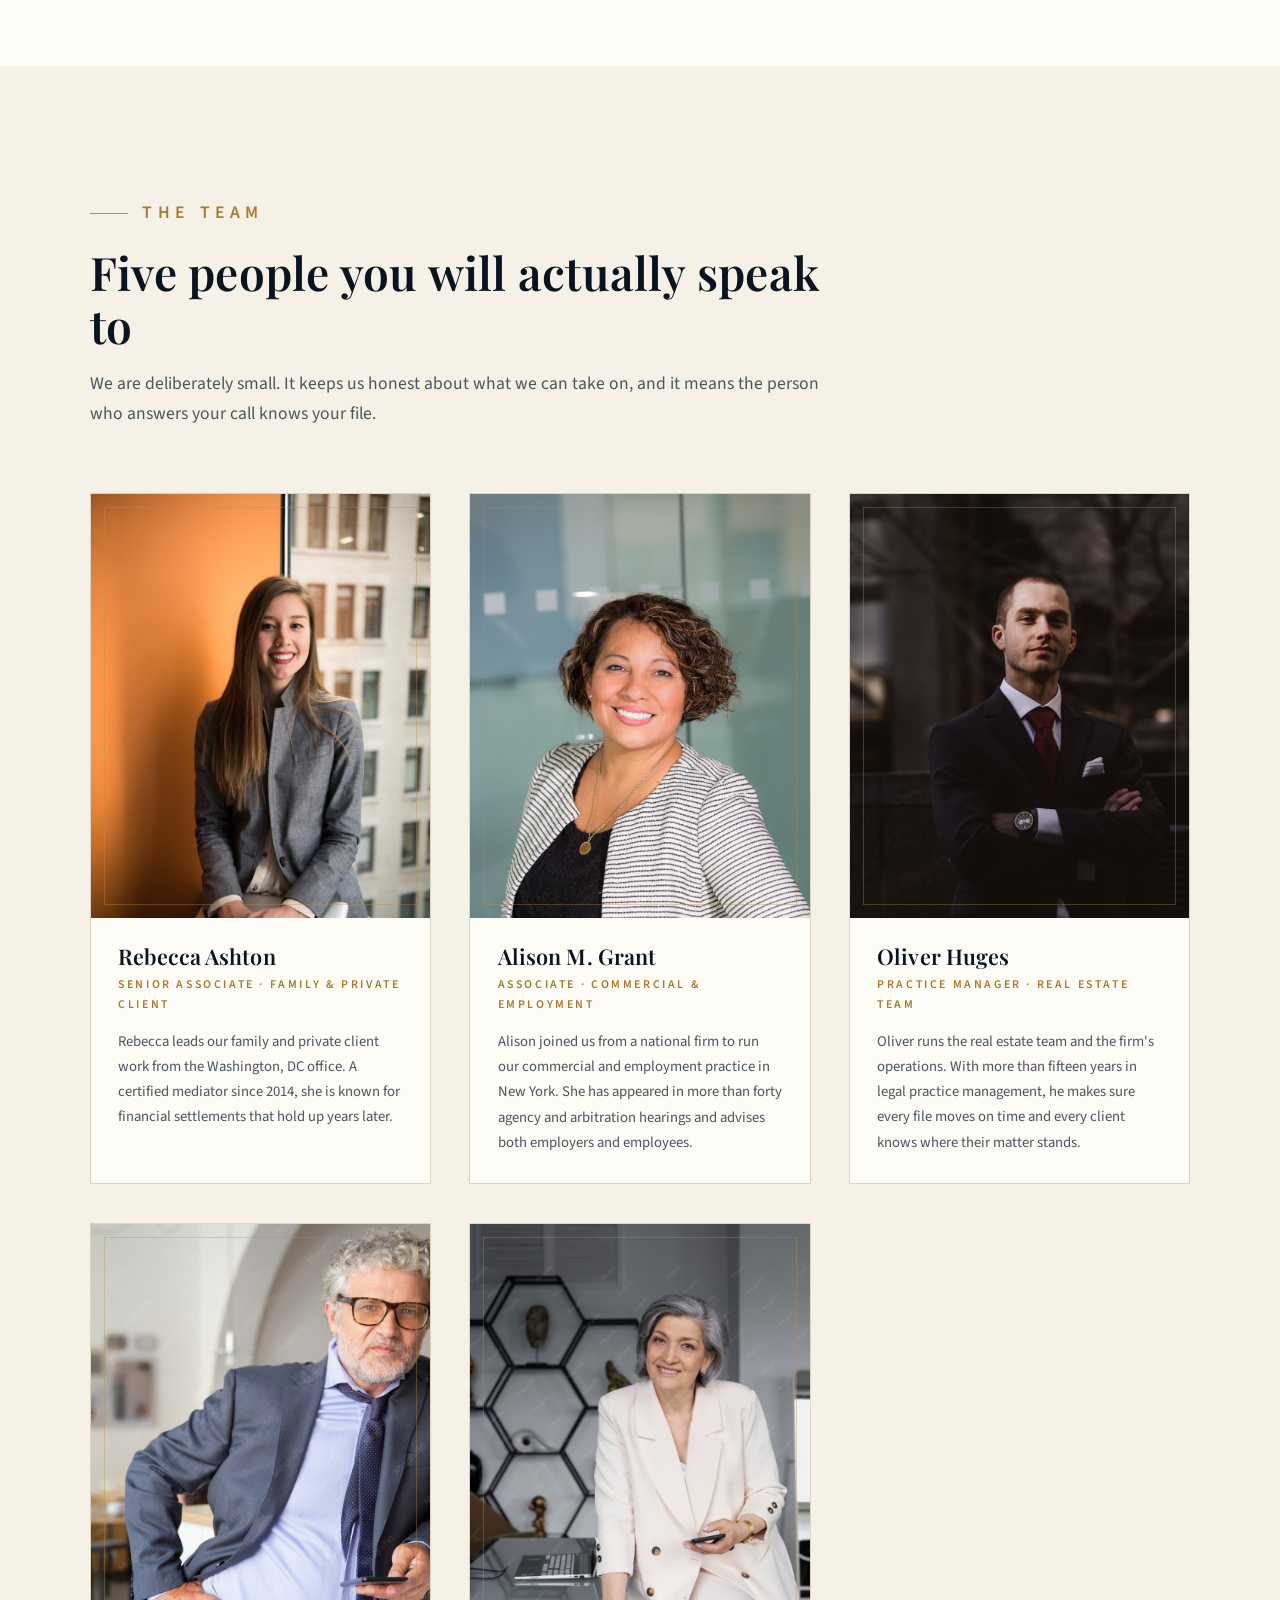
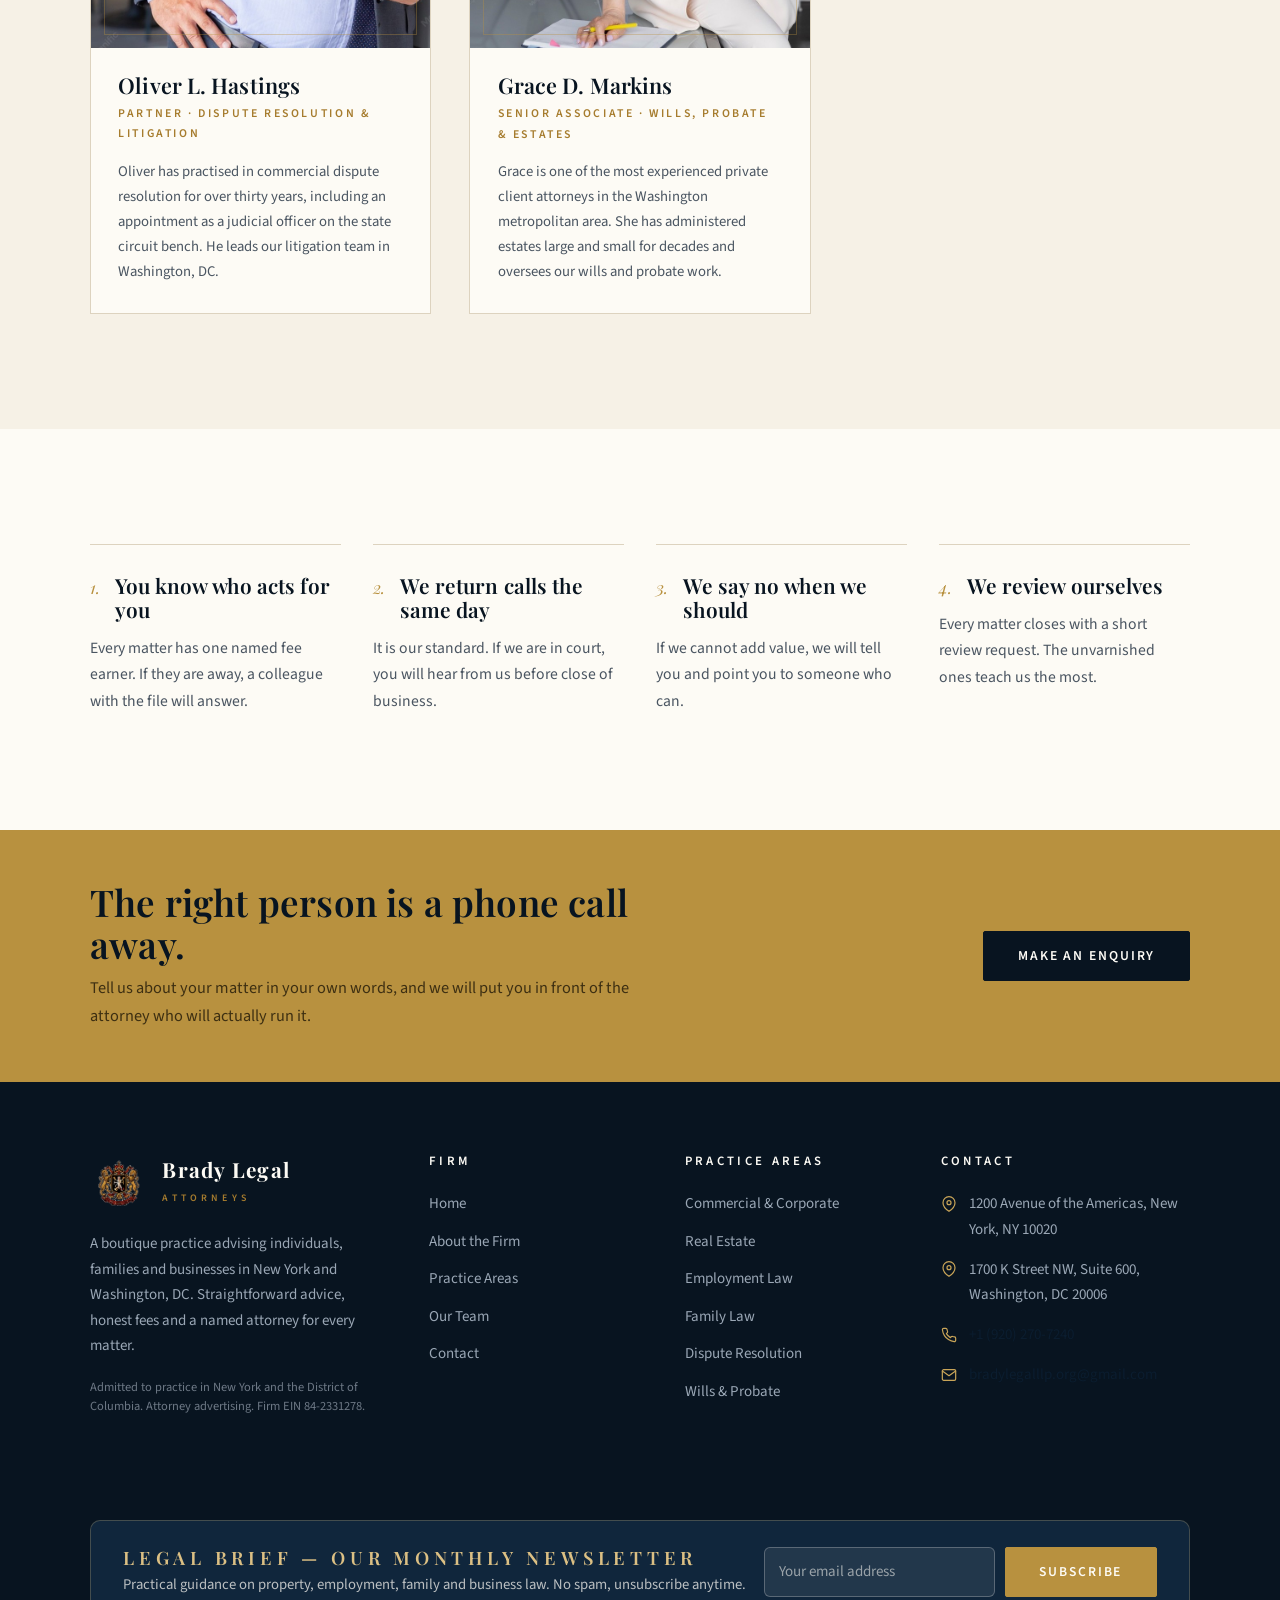
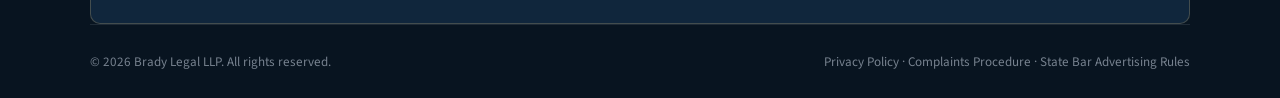
<file: team.html>
<!DOCTYPE html>
<html lang="en-GB">
<head>
  <meta charset="UTF-8">
  <meta name="google-site-verification" content="8b2198992113b233">
  <!-- Google Analytics (GA4) -->
  <script async src="https://www.googletagmanager.com/gtag/js?id=G-XXXXXXXXXX"></script>
  <script>
    window.dataLayer = window.dataLayer || [];
    function gtag(){dataLayer.push(arguments);}
    gtag('js', new Date());
    gtag('config', 'G-XXXXXXXXXX');
  </script>
  <meta name="viewport" content="width=device-width, initial-scale=1.0">
  <title>Our Team | Brady Legal LLP</title>
  <meta name="description" content="Meet the team at Brady Legal LLP. Lawrence T. Neher leads a small, senior team of attorneys and legal professionals in New York and Washington, DC.">
  <link rel="preconnect" href="https://fonts.googleapis.com">
  <link rel="preconnect" href="https://fonts.gstatic.com" crossorigin>
  <link href="https://fonts.googleapis.com/css2?family=Playfair+Display:ital,wght@0,400;0,500;0,600;0,700;1,400;1,500&family=Source+Sans+3:wght@300;400;600&display=swap" rel="stylesheet">
  <link rel="stylesheet" href="css/style.css">
  <link rel="icon" type="image/svg+xml" href="assets/img/favicon.png">
</head>
<body>

  <!-- Top bar -->
  <div class="topbar">
    <div class="container topbar__inner">
      <div class="topbar__left">
        <span class="topbar__item">
          <svg viewBox="0 0 24 24" fill="none" stroke-width="1.8" stroke-linecap="round" stroke-linejoin="round"><path d="M22 16.92v3a2 2 0 0 1-2.18 2 19.79 19.79 0 0 1-8.63-3.07 19.5 19.5 0 0 1-6-6 19.79 19.79 0 0 1-3.07-8.67A2 2 0 0 1 4.11 2h3a2 2 0 0 1 2 1.72c.127.96.361 1.903.7 2.81a2 2 0 0 1-.45 2.11L8.09 9.91a16 16 0 0 0 6 6l1.27-1.27a2 2 0 0 1 2.11-.45c.907.339 1.85.573 2.81.7A2 2 0 0 1 22 16.92z"/></svg>
          <a href="tel:+19202707240">+1 (920) 270-7240</a>
        </span>
        <span class="topbar__item hide-sm">
          <svg viewBox="0 0 24 24" fill="none" stroke-width="1.8" stroke-linecap="round" stroke-linejoin="round"><path d="M4 4h16c1.1 0 2 .9 2 2v12c0 1.1-.9 2-2 2H4c-1.1 0-2-.9-2-2V6c0-1.1.9-2 2-2z"/><polyline points="22,6 12,13 2,6"/></svg>
          <a href="mailto:bradylegalllp.org@gmail.com">bradylegalllp.org@gmail.com</a>
        </span>
      </div>
      <div class="topbar__right">
        <span class="topbar__item">
          <svg viewBox="0 0 24 24" fill="none" stroke-width="1.8" stroke-linecap="round" stroke-linejoin="round"><circle cx="12" cy="12" r="10"/><polyline points="12 6 12 12 16 14"/></svg>
          Mon–Fri: 9:00–18:00 &middot; Sat by appointment
        </span>
        <span class="topbar__item">
          <svg viewBox="0 0 24 24" fill="none" stroke-width="1.8" stroke-linecap="round" stroke-linejoin="round"><path d="M21 10c0 7-9 13-9 13s-9-6-9-13a9 9 0 0 1 18 0z"/><circle cx="12" cy="10" r="3"/></svg>
          New York &middot; Washington, DC
        </span>
      </div>
    </div>
  </div>

  <!-- Header -->
  <header class="header">
    <div class="container header__inner">
      <a class="brand" href="index.html" aria-label="Brady Legal LLP — home">
        <span class="brand__mark">
          <img src="assets/img/logo.png" alt="Brady Legal LLP crest">
        </span>
        <span>
          <span class="brand__name">Brady Legal</span>
          <span class="brand__sub">Attorneys</span>
        </span>
      </a>

      <nav class="nav" aria-label="Main navigation">
        <ul class="nav__links">
          <li><a class="nav__link" href="index.html">Home</a></li>
          <li><a class="nav__link" href="about.html">About</a></li>
          <li><a class="nav__link" href="practice.html">Practice Areas</a></li>
          <li><a class="nav__link is-active" href="team.html">Our Team</a></li>
          <li><a class="nav__link" href="contact.html">Contact</a></li>
        </ul>
        <button class="nav__search" type="button" data-search-open aria-label="Search the site" title="Search (Ctrl+K)">
          <svg viewBox="0 0 24 24" fill="none" stroke="currentColor" stroke-width="1.8" stroke-linecap="round" stroke-linejoin="round"><circle cx="11" cy="11" r="8"/><line x1="21" y1="21" x2="16.65" y2="16.65"/></svg>
        </button>
        <a class="btn btn--gold nav__cta" href="contact.html">Make an Enquiry</a>
        <button class="nav__toggle" aria-label="Toggle menu" aria-expanded="false">
          <svg viewBox="0 0 24 24" fill="none" stroke="currentColor" stroke-width="1.8" stroke-linecap="round"><line x1="3" y1="7" x2="21" y2="7"/><line x1="3" y1="12" x2="21" y2="12"/><line x1="3" y1="17" x2="21" y2="17"/></svg>
        </button>
      </nav>
    </div>
  </header>

  <main>

    <!-- Page hero -->
    <section class="page-hero">
      <div class="container page-hero__inner">
        <p class="eyebrow">Our Team</p>
        <h1>Small enough to know you. Senior enough to matter.</h1>
        <nav class="breadcrumb" aria-label="Breadcrumb">
          <a href="index.html">Home</a> / <span>Our Team</span>
        </nav>
      </div>
    </section>

    <!-- Managing partner -->
    <section class="section">
      <div class="container grid-2">
        <div class="reveal">
          <div class="img-frame img-frame--overlap">
            <img src="assets/img/attorney-neher.jpg" alt="Lawrence T. Neher, Managing Partner at Brady Legal LLP" loading="lazy">
          </div>
          <div class="caption-rule">Lawrence T. Neher &middot; Managing Partner</div>
        </div>
        <div class="reveal" data-delay="1">
          <p class="eyebrow">Managing Partner</p>
          <h2>Lawrence T. Neher</h2>
          <p style="margin-top:0.4rem;font-size:0.78rem;font-weight:600;letter-spacing:0.22em;text-transform:uppercase;color:var(--gold-600);">J.D. &middot; Admitted in New York &amp; the District of Columbia</p>
          <p class="lead dropcap" style="margin-top:1.6rem;">Lawrence founded Brady Legal in 2012 after eight years in commercial litigation at a large New York firm, and he still runs a file of his own every week. It is deliberate: the managing partner who does the work stays honest about what the work takes.</p>
          <p style="margin-top:1.3rem;">He earned his J.D. in New York and practiced in commercial litigation before widening his practice into corporate work, employment and private client matters. His own clients tend to be business owners, professionals and families who want one attorney across several areas of their life — the house, the business, the will, the dispute.</p>
          <p style="margin-top:1.3rem;">Outside the firm, Lawrence lectures part-time on professional ethics at a Midwestern university and serves on his state bar's continuing legal education committee. He is married with two children and, on a good weekend, can be found losing gracefully at his kids' soccer games.</p>
          <div class="grid-3" style="margin-top:2.2rem;gap:1rem;">
            <div class="value-item" style="padding-top:1.2rem;">
              <h3 style="font-size:1.05rem;"><span>1.</span>Litigation</h3>
              <p style="font-size:0.88rem;">17 years, state trial courts to the mediation table.</p>
            </div>
            <div class="value-item" style="padding-top:1.2rem;">
              <h3 style="font-size:1.05rem;"><span>2.</span>Business</h3>
              <p style="font-size:0.88rem;">Adviser to owner-managed businesses since 2012.</p>
            </div>
            <div class="value-item" style="padding-top:1.2rem;">
              <h3 style="font-size:1.05rem;"><span>3.</span>Private client</h3>
              <p style="font-size:0.88rem;">Wills, estates and family matters, end to end.</p>
            </div>
          </div>
          <a class="btn btn--navy" style="margin-top:2.2rem;" href="contact.html">Request a Meeting with Lawrence</a>
        </div>
      </div>
    </section>

    <!-- Team grid -->
    <section class="section section--tint">
      <div class="container">
        <div class="section-head reveal">
          <p class="eyebrow">The Team</p>
          <h2>Five people you will actually speak to</h2>
          <p>We are deliberately small. It keeps us honest about what we can take on, and it means the person who answers your call knows your file.</p>
        </div>
        <div class="grid-3">
          <article class="team-card reveal">
            <div class="team-card__photo">
              <img src="assets/img/staff-woman-1.jpg" alt="Rebecca Ashton" loading="lazy">
            </div>
            <div class="team-card__body">
              <h3 class="team-card__name">Rebecca Ashton</h3>
              <p class="team-card__role">Senior Associate &middot; Family &amp; Private Client</p>
              <p class="team-card__bio">Rebecca leads our family and private client work from the Washington, DC office. A certified mediator since 2014, she is known for financial settlements that hold up years later.</p>
            </div>
          </article>
          <article class="team-card reveal" data-delay="1">
            <div class="team-card__photo">
              <img src="assets/img/staff-alison.jpg" alt="Alison M. Grant" loading="lazy">
            </div>
            <div class="team-card__body">
              <h3 class="team-card__name">Alison M. Grant</h3>
              <p class="team-card__role">Associate &middot; Commercial &amp; Employment</p>
              <p class="team-card__bio">Alison joined us from a national firm to run our commercial and employment practice in New York. She has appeared in more than forty agency and arbitration hearings and advises both employers and employees.</p>
            </div>
          </article>
          <article class="team-card reveal" data-delay="2">
            <div class="team-card__photo">
              <img src="assets/img/staff-oliver.jpg" alt="Oliver Huges" loading="lazy">
            </div>
            <div class="team-card__body">
              <h3 class="team-card__name">Oliver Huges</h3>
              <p class="team-card__role">Practice Manager &middot; Real Estate Team</p>
              <p class="team-card__bio">Oliver runs the real estate team and the firm's operations. With more than fifteen years in legal practice management, he makes sure every file moves on time and every client knows where their matter stands.</p>
            </div>
          </article>
          <article class="team-card reveal" data-delay="3">
            <div class="team-card__photo">
              <img src="assets/img/attorney-oliver.jpg" alt="Oliver L. Hastings" loading="lazy">
            </div>
            <div class="team-card__body">
              <h3 class="team-card__name">Oliver L. Hastings</h3>
              <p class="team-card__role">Partner &middot; Dispute Resolution &amp; Litigation</p>
              <p class="team-card__bio">Oliver has practised in commercial dispute resolution for over thirty years, including an appointment as a judicial officer on the state circuit bench. He leads our litigation team in Washington, DC.</p>
            </div>
          </article>
          <article class="team-card reveal" data-delay="4">
            <div class="team-card__photo">
              <img src="assets/img/attorney-grace.jpg" alt="Grace D. Markins" loading="lazy">
            </div>
            <div class="team-card__body">
              <h3 class="team-card__name">Grace D. Markins</h3>
              <p class="team-card__role">Senior Associate &middot; Wills, Probate &amp; Estates</p>
              <p class="team-card__bio">Grace is one of the most experienced private client attorneys in the Washington metropolitan area. She has administered estates large and small for decades and oversees our wills and probate work.</p>
            </div>
          </article>
        </div>
      </div>
    </section>

    <!-- Values strip -->
    <section class="section">
      <div class="container">
        <div class="grid-4">
          <div class="value-item reveal">
            <h3><span>1.</span>You know who acts for you</h3>
            <p>Every matter has one named fee earner. If they are away, a colleague with the file will answer.</p>
          </div>
          <div class="value-item reveal" data-delay="1">
            <h3><span>2.</span>We return calls the same day</h3>
            <p>It is our standard. If we are in court, you will hear from us before close of business.</p>
          </div>
          <div class="value-item reveal" data-delay="2">
            <h3><span>3.</span>We say no when we should</h3>
            <p>If we cannot add value, we will tell you and point you to someone who can.</p>
          </div>
          <div class="value-item reveal" data-delay="3">
            <h3><span>4.</span>We review ourselves</h3>
            <p>Every matter closes with a short review request. The unvarnished ones teach us the most.</p>
          </div>
        </div>
      </div>
    </section>

    <!-- CTA band -->
    <section class="cta-band">
      <div class="container cta-band__inner">
        <div>
          <h2>The right person is a phone call away.</h2>
          <p>Tell us about your matter in your own words, and we will put you in front of the attorney who will actually run it.</p>
        </div>
        <a class="btn btn--navy" href="contact.html">Make an Enquiry</a>
      </div>
    </section>

  </main>

  <!-- Footer -->
  <footer class="footer">
    <div class="container">
      <div class="footer__top">
        <div class="footer__about">
          <a class="brand" href="index.html" style="color:var(--ivory-100);">
            <span class="brand__mark">
              <img src="assets/img/logo.png" alt="Brady Legal LLP crest">
            </span>
            <span>
              <span class="brand__name" style="color:var(--ivory-100);">Brady Legal</span>
              <span class="brand__sub">Attorneys</span>
            </span>
          </a>
          <p>A boutique practice advising individuals, families and businesses in New York and Washington, DC. Straightforward advice, honest fees and a named attorney for every matter.</p>
          <p class="footer__reg">Admitted to practice in New York and the District of Columbia. Attorney advertising. Firm EIN 84-2331278.</p>
        </div>
        <div>
          <h4>Firm</h4>
          <ul class="footer__links">
            <li><a href="index.html">Home</a></li>
            <li><a href="about.html">About the Firm</a></li>
            <li><a href="practice.html">Practice Areas</a></li>
            <li><a href="team.html">Our Team</a></li>
            <li><a href="contact.html">Contact</a></li>
          </ul>
        </div>
        <div>
          <h4>Practice Areas</h4>
          <ul class="footer__links">
            <li><a href="practice.html#commercial">Commercial &amp; Corporate</a></li>
            <li><a href="practice.html#property">Real Estate</a></li>
            <li><a href="practice.html#employment">Employment Law</a></li>
            <li><a href="practice.html#family">Family Law</a></li>
            <li><a href="practice.html#disputes">Dispute Resolution</a></li>
            <li><a href="practice.html#wills">Wills &amp; Probate</a></li>
          </ul>
        </div>
        <div>
          <h4>Contact</h4>
          <ul class="footer__contact">
            <li>
              <svg viewBox="0 0 24 24" fill="none" stroke-width="1.8" stroke-linecap="round" stroke-linejoin="round"><path d="M21 10c0 7-9 13-9 13s-9-6-9-13a9 9 0 0 1 18 0z"/><circle cx="12" cy="10" r="3"/></svg>
              <span>1200 Avenue of the Americas, New York, NY 10020</span>
            </li>
            <li>
              <svg viewBox="0 0 24 24" fill="none" stroke-width="1.8" stroke-linecap="round" stroke-linejoin="round"><path d="M21 10c0 7-9 13-9 13s-9-6-9-13a9 9 0 0 1 18 0z"/><circle cx="12" cy="10" r="3"/></svg>
              <span>1700 K Street NW, Suite 600, Washington, DC 20006</span>
            </li>
            <li>
              <svg viewBox="0 0 24 24" fill="none" stroke-width="1.8" stroke-linecap="round" stroke-linejoin="round"><path d="M22 16.92v3a2 2 0 0 1-2.18 2 19.79 19.79 0 0 1-8.63-3.07 19.5 19.5 0 0 1-6-6 19.79 19.79 0 0 1-3.07-8.67A2 2 0 0 1 4.11 2h3a2 2 0 0 1 2 1.72c.127.96.361 1.903.7 2.81a2 2 0 0 1-.45 2.11L8.09 9.91a16 16 0 0 0 6 6l1.27-1.27a2 2 0 0 1 2.11-.45c.907.339 1.85.573 2.81.7A2 2 0 0 1 22 16.92z"/></svg>
              <span><a href="tel:+19202707240">+1 (920) 270-7240</a></span>
            </li>
            <li>
              <svg viewBox="0 0 24 24" fill="none" stroke-width="1.8" stroke-linecap="round" stroke-linejoin="round"><path d="M4 4h16c1.1 0 2 .9 2 2v12c0 1.1-.9 2-2 2H4c-1.1 0-2-.9-2-2V6c0-1.1.9-2 2-2z"/><polyline points="22,6 12,13 2,6"/></svg>
              <span><a href="mailto:bradylegalllp.org@gmail.com">bradylegalllp.org@gmail.com</a></span>
            </li>
          </ul>
        </div>
      </div>
  <div class="footer__news">
        <div>
          <h4>Legal Brief &mdash; our monthly newsletter</h4>
          <p>Practical guidance on property, employment, family and business law. No spam, unsubscribe anytime.</p>
        </div>
        <form class="newsletter-form" data-newsletter-form novalidate>
          <input type="email" name="email" placeholder="Your email address" required aria-label="Email address">
          <button class="btn btn--gold" type="submit">Subscribe</button>
        </form>
        <div class="form-status" role="status" aria-live="polite"></div>
      </div>
      <div class="footer__legal">
        <span>&copy; <span data-year>2026</span> Brady Legal LLP. All rights reserved.</span>
        <span>Privacy Policy &middot; Complaints Procedure &middot; State Bar Advertising Rules</span>
      </div>
    </div>
  </footer>

  <!-- Cookie notice -->
  <div class="cookie-notice" role="dialog" aria-label="Cookie notice">
    <div>
      <p style="font-weight:600;color:var(--navy-900);font-family:var(--serif);font-size:1.05rem;">Cookies</p>
      <p>We use a small number of cookies to remember your preferences, such as this notice. We do not sell data and we do not track you across the web.</p>
    </div>
    <div class="cookie-notice__actions">
      <button class="btn btn--gold cookie-notice__accept" type="button">Accept</button>
      <button class="btn btn--inkline cookie-notice__decline" type="button">Decline</button>
    </div>
  </div>

  <button class="to-top" type="button" aria-label="Back to top">
    <svg viewBox="0 0 24 24" fill="none" stroke="currentColor" stroke-width="2" stroke-linecap="round" stroke-linejoin="round"><path d="M12 19V5M5 12l7-7 7 7"/></svg>
  </button>

  <!-- Site search overlay -->
  <div class="search-overlay" id="searchOverlay" hidden>
    <div class="search-overlay__panel" role="dialog" aria-modal="true" aria-label="Site search">
      <form class="search-overlay__form" data-search-form>
        <svg viewBox="0 0 24 24" fill="none" stroke="currentColor" stroke-width="1.8" stroke-linecap="round" stroke-linejoin="round"><circle cx="11" cy="11" r="8"/><line x1="21" y1="21" x2="16.65" y2="16.65"/></svg>
        <input type="search" placeholder="Search the site &mdash; try &ldquo;real estate&rdquo;, &ldquo;divorce&rdquo;, &ldquo;wills&rdquo;&hellip;" data-search-input aria-label="Search the site">
        <button type="button" class="search-overlay__close" data-search-close aria-label="Close search">&#10005;</button>
      </form>
      <div class="search-overlay__results" data-search-results></div>
    </div>
  </div>

  <script src="js/main.js"></script>
</body>
</html>
</file>
<file: css/style.css>
/* ==========================================================================
   BRADY LEGAL LLP
   Design system: classic prestigious — deep navy, antique gold, ivory paper
   ========================================================================== */

:root {
  --navy-900: #081420;
  --navy-800: #0b1d2f;
  --navy-700: #10263c;
  --navy-600: #1a3552;
  --gold-600: #a67c2e;
  --gold-500: #b8913f;
  --gold-400: #c9a558;
  --gold-300: #dcc084;
  --ivory-100: #fdfbf5;
  --ivory-200: #f6f1e6;
  --ivory-300: #ece4d3;
  --ink-900: #1c232b;
  --ink-600: #4a5561;
  --ink-400: #7c8794;
  --line: #ddd3bf;
  --serif: "Playfair Display", Georgia, "Times New Roman", serif;
  --sans: "Source Sans 3", "Helvetica Neue", Arial, sans-serif;
  --shadow-lg: 0 30px 60px -20px rgba(8, 20, 32, 0.35);
  --shadow-md: 0 18px 40px -18px rgba(8, 20, 32, 0.28);
  --radius: 2px;
  --container: 1180px;
  --gutter: clamp(1.25rem, 4vw, 2.5rem);
}

*,
*::before,
*::after {
  box-sizing: border-box;
  margin: 0;
  padding: 0;
}

html {
  scroll-behavior: smooth;
  -webkit-text-size-adjust: 100%;
}

body {
  font-family: var(--sans);
  font-weight: 400;
  color: var(--ink-600);
  background: var(--ivory-100);
  line-height: 1.7;
  font-size: 1.0625rem;
  -webkit-font-smoothing: antialiased;
}

img {
  max-width: 100%;
  display: block;
}

a {
  color: var(--navy-800);
  text-decoration: none;
}

ul,
ol {
  list-style: none;
}

.container {
  width: 100%;
  max-width: var(--container);
  margin-inline: auto;
  padding-inline: var(--gutter);
}

/* ---------- Typography ---------- */

h1, h2, h3, h4 {
  font-family: var(--serif);
  font-weight: 600;
  color: var(--navy-900);
  line-height: 1.15;
  letter-spacing: 0.005em;
}

h1 {
  font-size: clamp(2.5rem, 5.2vw, 4rem);
}

h2 {
  font-size: clamp(2rem, 3.6vw, 2.9rem);
}

h3 {
  font-size: clamp(1.35rem, 2vw, 1.65rem);
}

h4 {
  font-size: 1.15rem;
  font-weight: 600;
}

.section {
  padding-block: clamp(4.5rem, 9vw, 7.5rem);
}

.section--tint {
  background: var(--ivory-200);
}

.section--navy {
  background: var(--navy-800);
}

.section--navy h2,
.section--navy h3,
.section--navy h4,
.section--navy p {
  color: #e9e2d2;
}

.section--navy .eyebrow {
  color: var(--gold-300);
}

.eyebrow {
  display: inline-flex;
  align-items: center;
  gap: 0.85rem;
  font-family: var(--sans);
  font-size: 0.78rem;
  font-weight: 600;
  letter-spacing: 0.32em;
  text-transform: uppercase;
  color: var(--gold-600);
  margin-bottom: 1.1rem;
}

.eyebrow::before {
  content: "";
  width: 2.4rem;
  height: 1px;
  background: var(--gold-500);
  display: block;
}

.section-head {
  max-width: 760px;
  margin-bottom: clamp(2.5rem, 5vw, 4rem);
}

.section-head--center {
  margin-inline: auto;
  text-align: center;
}

.section-head--center .eyebrow::before {
  display: none;
}

.section-head p {
  margin-top: 1.1rem;
  font-size: 1.1rem;
}

.lead {
  font-size: 1.13rem;
  color: var(--ink-600);
}

.text-gold {
  color: var(--gold-500);
}

.dropcap::first-letter {
  font-family: var(--serif);
  font-size: 3.4em;
  line-height: 0.85;
  float: left;
  padding: 0.06em 0.12em 0 0;
  color: var(--gold-600);
}

/* ---------- Buttons ---------- */

.btn {
  display: inline-flex;
  align-items: center;
  justify-content: center;
  gap: 0.6rem;
  font-family: var(--sans);
  font-size: 0.85rem;
  font-weight: 600;
  letter-spacing: 0.14em;
  text-transform: uppercase;
  padding: 1rem 2.1rem;
  border: 1px solid transparent;
  cursor: pointer;
  transition: all 0.25s ease;
  border-radius: var(--radius);
  line-height: 1.2;
}

.btn--gold {
  background: var(--gold-500);
  color: var(--ivory-100);
  border-color: var(--gold-500);
}

.btn--gold:hover {
  background: var(--gold-600);
  border-color: var(--gold-600);
}

.btn--ghost {
  background: transparent;
  color: var(--ivory-100);
  border-color: rgba(220, 192, 132, 0.55);
}

.btn--ghost:hover {
  border-color: var(--gold-300);
  background: rgba(220, 192, 132, 0.08);
}

.btn--navy {
  background: var(--navy-800);
  color: var(--ivory-100);
  border-color: var(--navy-800);
}

.btn--navy:hover {
  background: var(--navy-900);
}

.btn--inkline {
  background: transparent;
  color: var(--navy-800);
  border-color: var(--navy-800);
}

.btn--inkline:hover {
  background: var(--navy-800);
  color: var(--ivory-100);
}

/* ---------- Top bar ---------- */

.topbar {
  background: var(--navy-900);
  color: #b9c4d1;
  font-size: 0.82rem;
  letter-spacing: 0.02em;
}

.topbar__inner {
  display: flex;
  align-items: center;
  justify-content: space-between;
  gap: 1rem;
  padding-block: 0.65rem;
}

.topbar__left,
.topbar__right {
  display: flex;
  align-items: center;
  gap: 1.6rem;
}

.topbar a {
  color: #c9d4e0;
  transition: color 0.2s;
}

.topbar a:hover {
  color: var(--gold-300);
}

.topbar__item {
  display: inline-flex;
  align-items: center;
  gap: 0.5rem;
}

.topbar svg {
  width: 14px;
  height: 14px;
  stroke: var(--gold-400);
  flex-shrink: 0;
}

/* ---------- Header ---------- */

.header {
  position: sticky;
  top: 0;
  z-index: 100;
  background: var(--ivory-100);
  border-bottom: 1px solid var(--line);
  transition: box-shadow 0.3s ease;
}

.header.is-scrolled {
  box-shadow: 0 12px 30px -18px rgba(8, 20, 32, 0.25);
}

.header__inner {
  display: flex;
  align-items: center;
  justify-content: space-between;
  gap: 2rem;
  padding-block: 1.05rem;
}

.brand {
  display: flex;
  align-items: center;
  gap: 0.9rem;
  flex-shrink: 0;
}

.brand__mark {
  width: 58px;
  height: 58px;
  display: block;
  flex-shrink: 0;
}

.brand__mark img {
  width: 100%;
  height: 100%;
  display: block;
  object-fit: contain;
}

.brand__name {
  font-family: var(--serif);
  font-size: 1.3rem;
  font-weight: 700;
  color: var(--navy-900);
  letter-spacing: 0.06em;
  line-height: 1.1;
}

.brand__sub {
  display: block;
  font-family: var(--sans);
  font-size: 0.62rem;
  font-weight: 600;
  letter-spacing: 0.42em;
  text-transform: uppercase;
  color: var(--gold-600);
  margin-top: 0.22rem;
}

.nav {
  display: flex;
  align-items: center;
  gap: 2rem;
}

.nav__links {
  display: flex;
  align-items: center;
  gap: 1.9rem;
}

.nav__link {
  position: relative;
  font-size: 0.86rem;
  font-weight: 600;
  letter-spacing: 0.12em;
  text-transform: uppercase;
  color: var(--navy-800);
  padding-block: 0.4rem;
  transition: color 0.2s;
}

.nav__link::after {
  content: "";
  position: absolute;
  left: 0;
  bottom: 0;
  width: 100%;
  height: 2px;
  background: var(--gold-500);
  transform: scaleX(0);
  transform-origin: left;
  transition: transform 0.28s ease;
}

.nav__link:hover,
.nav__link.is-active {
  color: var(--gold-600);
}

.nav__link:hover::after,
.nav__link.is-active::after {
  transform: scaleX(1);
}

.nav__cta {
  flex-shrink: 0;
}

.nav__toggle {
  display: none;
  background: none;
  border: 1px solid var(--line);
  padding: 0.55rem 0.75rem;
  cursor: pointer;
  color: var(--navy-900);
}

.nav__toggle svg {
  width: 22px;
  height: 22px;
  display: block;
}

/* ---------- Hero ---------- */

.hero {
  position: relative;
  min-height: 88vh;
  display: flex;
  align-items: center;
  background: var(--navy-900);
  overflow: hidden;
}

.hero__bg {
  position: absolute;
  inset: 0;
  background-image: url("../assets/img/hero-courthouse.jpg");
  background-size: cover;
  background-position: center 38%;
}

.hero__bg::after {
  content: "";
  position: absolute;
  inset: 0;
  background: linear-gradient(
    100deg,
    rgba(8, 20, 32, 0.94) 18%,
    rgba(8, 20, 32, 0.72) 52%,
    rgba(8, 20, 32, 0.38) 100%
  );
}

.hero__inner {
  position: relative;
  z-index: 2;
  padding-block: clamp(5rem, 12vh, 9rem);
  max-width: 720px;
}

.hero h1 {
  color: var(--ivory-100);
  font-size: clamp(2.6rem, 5.6vw, 4.3rem);
  font-weight: 600;
}

.hero h1 em {
  font-style: italic;
  color: var(--gold-300);
}

.hero__lede {
  margin-top: 1.6rem;
  font-size: 1.2rem;
  color: #cdd6e1;
  max-width: 560px;
}

.hero__actions {
  margin-top: 2.5rem;
  display: flex;
  flex-wrap: wrap;
  gap: 1rem;
}

.hero__rule {
  margin-top: 3rem;
  display: flex;
  flex-wrap: wrap;
  gap: 2.5rem;
  padding-top: 2rem;
  border-top: 1px solid rgba(220, 192, 132, 0.28);
}

.hero__rule-item {
  display: flex;
  flex-direction: column;
}

.hero__rule-num {
  font-family: var(--serif);
  font-size: 1.9rem;
  font-weight: 600;
  color: var(--gold-300);
  line-height: 1.1;
}

.hero__rule-label {
  font-size: 0.74rem;
  letter-spacing: 0.22em;
  text-transform: uppercase;
  color: #aeb9c7;
  margin-top: 0.35rem;
}

.hero__scroll {
  position: absolute;
  bottom: 2.2rem;
  left: 50%;
  transform: translateX(-50%);
  color: rgba(233, 226, 210, 0.6);
  font-size: 0.7rem;
  letter-spacing: 0.3em;
  text-transform: uppercase;
  display: flex;
  flex-direction: column;
  align-items: center;
  gap: 0.6rem;
  z-index: 2;
}

.hero__scroll::after {
  content: "";
  width: 1px;
  height: 3.2rem;
  background: linear-gradient(to bottom, var(--gold-400), transparent);
}

/* ---------- Page hero (inner pages) ---------- */

.page-hero {
  background: var(--navy-900);
  position: relative;
  overflow: hidden;
}

.page-hero::before {
  content: "";
  position: absolute;
  inset: 0;
  background-image: url("../assets/img/brass-scales.jpg");
  background-size: cover;
  background-position: center;
  opacity: 0.16;
}

.page-hero::after {
  content: "";
  position: absolute;
  inset: 0;
  background: linear-gradient(to bottom, rgba(8, 20, 32, 0.6), rgba(8, 20, 32, 0.92));
}

.page-hero__inner {
  position: relative;
  z-index: 2;
  padding-block: clamp(4rem, 9vw, 6.5rem);
}

.page-hero h1 {
  color: var(--ivory-100);
}

.page-hero .eyebrow {
  color: var(--gold-300);
}

.breadcrumb {
  margin-top: 1.4rem;
  font-size: 0.82rem;
  letter-spacing: 0.1em;
  text-transform: uppercase;
  color: #aeb9c7;
  display: flex;
  align-items: center;
  gap: 0.6rem;
}

.breadcrumb a {
  color: #aeb9c7;
}

.breadcrumb a:hover {
  color: var(--gold-300);
}

.breadcrumb span {
  color: var(--gold-300);
}

/* ---------- Feature grid ---------- */

.grid-2 {
  display: grid;
  grid-template-columns: 1fr 1fr;
  gap: clamp(2.5rem, 6vw, 5.5rem);
  align-items: center;
}

.grid-3 {
  display: grid;
  grid-template-columns: repeat(3, 1fr);
  gap: clamp(1.5rem, 3vw, 2.5rem);
}

.grid-4 {
  display: grid;
  grid-template-columns: repeat(4, 1fr);
  gap: clamp(1.25rem, 2.5vw, 2rem);
}

/* ---------- Imagery ---------- */

.img-frame {
  position: relative;
}

.img-frame img {
  width: 100%;
  height: 100%;
  object-fit: cover;
  filter: saturate(0.92) contrast(1.02);
}

.img-frame::before {
  content: "";
  position: absolute;
  inset: 0;
  border: 1px solid rgba(184, 145, 63, 0.5);
  transform: translate(14px, 14px);
  z-index: -1;
  pointer-events: none;
}

.img-frame--overlap img {
  aspect-ratio: 4 / 5;
}

.img-card {
  position: relative;
  overflow: hidden;
  aspect-ratio: 4 / 3;
}

.img-card img {
  width: 100%;
  height: 100%;
  object-fit: cover;
  transition: transform 0.7s cubic-bezier(0.2, 0.6, 0.2, 1);
}

.img-card:hover img {
  transform: scale(1.05);
}

.caption-rule {
  display: flex;
  align-items: center;
  gap: 1rem;
  margin-top: 1.6rem;
  font-size: 0.78rem;
  letter-spacing: 0.26em;
  text-transform: uppercase;
  color: var(--gold-600);
}

.caption-rule::after {
  content: "";
  flex: 1;
  height: 1px;
  background: var(--line);
}

/* ---------- Practice areas ---------- */

.practice-card {
  background: var(--ivory-100);
  border: 1px solid var(--line);
  padding: 2.2rem 2rem;
  position: relative;
  transition: transform 0.3s ease, box-shadow 0.3s ease, border-color 0.3s ease;
  display: flex;
  flex-direction: column;
}

.practice-card:hover {
  transform: translateY(-6px);
  box-shadow: var(--shadow-md);
  border-color: var(--gold-400);
}

.practice-card__icon {
  width: 54px;
  height: 54px;
  display: grid;
  place-items: center;
  background: var(--ivory-200);
  border: 1px solid var(--line);
  color: var(--gold-600);
  margin-bottom: 1.5rem;
}

.practice-card__icon svg {
  width: 26px;
  height: 26px;
}

.practice-card h3 {
  margin-bottom: 0.85rem;
}

.practice-card p {
  font-size: 0.97rem;
  flex: 1;
}

.practice-card__more {
  margin-top: 1.4rem;
  display: inline-flex;
  align-items: center;
  gap: 0.5rem;
  font-size: 0.8rem;
  font-weight: 600;
  letter-spacing: 0.16em;
  text-transform: uppercase;
  color: var(--navy-800);
}

.practice-card__more svg {
  width: 15px;
  height: 15px;
  transition: transform 0.25s ease;
}

.practice-card:hover .practice-card__more svg {
  transform: translateX(4px);
}

/* ---------- Stats band ---------- */

.stats {
  display: grid;
  grid-template-columns: repeat(4, 1fr);
  gap: 2rem;
  border-top: 1px solid rgba(220, 192, 132, 0.3);
  border-bottom: 1px solid rgba(220, 192, 132, 0.3);
  padding-block: 2.6rem;
}

.stat {
  text-align: center;
  padding-inline: 1rem;
}

.stat__num {
  font-family: var(--serif);
  font-size: clamp(2.2rem, 4vw, 3.2rem);
  font-weight: 600;
  color: var(--gold-300);
  line-height: 1;
}

.stat__label {
  margin-top: 0.7rem;
  font-size: 0.76rem;
  letter-spacing: 0.24em;
  text-transform: uppercase;
  color: #b9c4d1;
}

/* ---------- Values ---------- */

.value-item {
  padding-top: 1.8rem;
  border-top: 1px solid var(--line);
}

.value-item h3 {
  font-size: 1.3rem;
  display: flex;
  align-items: baseline;
  gap: 0.9rem;
  margin-bottom: 0.8rem;
}

.value-item h3 span {
  font-family: var(--serif);
  font-style: italic;
  font-weight: 400;
  color: var(--gold-500);
  font-size: 1.05rem;
}

.value-item p {
  font-size: 0.98rem;
}

/* ---------- Timeline / firm milestones ---------- */

.milestones {
  position: relative;
  padding-left: 2.4rem;
  max-width: 640px;
}

.milestones::before {
  content: "";
  position: absolute;
  left: 8px;
  top: 8px;
  bottom: 8px;
  width: 1px;
  background: var(--line);
}

.milestone {
  position: relative;
  padding-bottom: 2.2rem;
}

.milestone:last-child {
  padding-bottom: 0;
}

.milestone::before {
  content: "";
  position: absolute;
  left: -2.4rem;
  top: 0.45rem;
  width: 17px;
  height: 17px;
  border-radius: 50%;
  background: var(--ivory-100);
  border: 2px solid var(--gold-500);
}

.milestone__year {
  font-family: var(--serif);
  font-size: 1.15rem;
  font-weight: 600;
  color: var(--gold-600);
  margin-bottom: 0.25rem;
}

.milestone h3 {
  font-size: 1.2rem;
  margin-bottom: 0.4rem;
}

.milestone p {
  font-size: 0.96rem;
}

/* ---------- Testimonials / reviews ---------- */

.review-summary {
  display: grid;
  grid-template-columns: auto 1fr;
  gap: 2.5rem;
  align-items: center;
  background: var(--ivory-100);
  border: 1px solid var(--line);
  padding: 2.4rem 2.6rem;
}

.review-summary__score {
  text-align: center;
  padding-right: 2.5rem;
  border-right: 1px solid var(--line);
}

.review-summary__num {
  font-family: var(--serif);
  font-size: 4rem;
  font-weight: 600;
  color: var(--navy-900);
  line-height: 1;
}

.review-summary__stars {
  margin-top: 0.5rem;
}

.review-summary__count {
  margin-top: 0.5rem;
  font-size: 0.82rem;
  letter-spacing: 0.1em;
  text-transform: uppercase;
  color: var(--ink-400);
}

.stars {
  display: inline-flex;
  gap: 2px;
  color: var(--gold-500);
}

.stars svg {
  width: 18px;
  height: 18px;
  fill: currentColor;
}

.stars--lg svg {
  width: 22px;
  height: 22px;
}

.rating-bars {
  display: grid;
  gap: 0.7rem;
  min-width: 260px;
}

.rating-row {
  display: grid;
  grid-template-columns: 3.2rem 1fr 2.6rem;
  align-items: center;
  gap: 0.9rem;
  font-size: 0.86rem;
  color: var(--ink-600);
}

.rating-row__track {
  height: 6px;
  background: var(--ivory-300);
  border-radius: 3px;
  overflow: hidden;
}

.rating-row__fill {
  height: 100%;
  background: linear-gradient(90deg, var(--gold-600), var(--gold-400));
  border-radius: 3px;
}

.rating-row__count {
  text-align: right;
  color: var(--ink-400);
}

.review-card {
  background: var(--ivory-100);
  border: 1px solid var(--line);
  padding: 2rem 2rem 1.8rem;
  display: flex;
  flex-direction: column;
  gap: 1rem;
  position: relative;
}

.review-card::before {
  content: "\201C";
  position: absolute;
  top: 0.7rem;
  right: 1.4rem;
  font-family: var(--serif);
  font-size: 4.4rem;
  line-height: 1;
  color: var(--ivory-300);
  pointer-events: none;
}

.review-card__head {
  display: flex;
  align-items: center;
  justify-content: space-between;
  gap: 1rem;
}

.review-card__person {
  font-family: var(--serif);
  font-size: 1.08rem;
  font-weight: 600;
  color: var(--navy-900);
}

.review-card__meta {
  font-size: 0.8rem;
  color: var(--ink-400);
  margin-top: 0.15rem;
}

.review-card__body {
  font-size: 0.98rem;
  font-style: italic;
  color: var(--ink-600);
  flex: 1;
}

.review-card__case {
  font-size: 0.74rem;
  letter-spacing: 0.18em;
  text-transform: uppercase;
  color: var(--gold-600);
}

.review-form {
  background: var(--ivory-100);
  border: 1px solid var(--line);
  padding: clamp(1.8rem, 4vw, 2.8rem);
  box-shadow: var(--shadow-md);
}

.review-form h3 {
  margin-bottom: 0.4rem;
}

.review-form .field-note {
  margin-bottom: 1.8rem;
}

/* ---------- Forms ---------- */

.form-grid {
  display: grid;
  grid-template-columns: 1fr 1fr;
  gap: 1.4rem;
}

.field {
  display: flex;
  flex-direction: column;
  gap: 0.45rem;
}

.field--full {
  grid-column: 1 / -1;
}

.field label {
  font-size: 0.8rem;
  font-weight: 600;
  letter-spacing: 0.12em;
  text-transform: uppercase;
  color: var(--navy-800);
}

.field input,
.field select,
.field textarea {
  font-family: var(--sans);
  font-size: 1rem;
  color: var(--ink-900);
  background: var(--ivory-100);
  border: 1px solid var(--line);
  border-radius: var(--radius);
  padding: 0.85rem 1rem;
  transition: border-color 0.2s ease, box-shadow 0.2s ease;
  width: 100%;
}

.field input:focus,
.field select:focus,
.field textarea:focus {
  outline: none;
  border-color: var(--gold-500);
  box-shadow: 0 0 0 3px rgba(184, 145, 63, 0.16);
}

.field textarea {
  min-height: 150px;
  resize: vertical;
}

.rating-input {
  display: inline-flex;
  flex-direction: row-reverse;
  gap: 0.35rem;
}

.rating-input input {
  display: none;
}

.rating-input label {
  font-size: 1.9rem;
  line-height: 1;
  color: var(--ivory-300);
  cursor: pointer;
  transition: color 0.15s;
  padding: 0;
}

.rating-input label::before {
  content: "\2605";
  font-family: var(--sans);
}

.rating-input input:checked ~ label,
.rating-input label:hover,
.rating-input label:hover ~ label {
  color: var(--gold-500);
}

.form-status {
  display: none;
  margin-top: 1.2rem;
  padding: 0.95rem 1.2rem;
  border-radius: var(--radius);
  font-size: 0.94rem;
}

.form-status.is-visible {
  display: block;
}

.form-status--ok {
  background: #eef4ec;
  border: 1px solid #b9cfae;
  color: #3c5a33;
}

.form-status--err {
  background: #f9ecea;
  border: 1px solid #e3b8b2;
  color: #7d352c;
}

/* ---------- FAQ ---------- */

.faq-item {
  border: 1px solid var(--line);
  background: var(--ivory-100);
  margin-bottom: 0.9rem;
}

.faq-item.is-open {
  border-color: var(--gold-400);
}

.faq-item__q {
  width: 100%;
  display: flex;
  align-items: center;
  justify-content: space-between;
  gap: 1.5rem;
  background: none;
  border: none;
  font-family: var(--serif);
  font-size: 1.15rem;
  font-weight: 600;
  color: var(--navy-900);
  text-align: left;
  padding: 1.35rem 1.6rem;
  cursor: pointer;
}

.faq-item__q svg {
  width: 20px;
  height: 20px;
  flex-shrink: 0;
  color: var(--gold-600);
  transition: transform 0.3s ease;
}

.faq-item.is-open .faq-item__q svg {
  transform: rotate(45deg);
}

.faq-item__a {
  max-height: 0;
  overflow: hidden;
  transition: max-height 0.35s ease;
}

.faq-item__a-inner {
  padding: 0 1.6rem 1.5rem;
  font-size: 0.98rem;
  border-top: 1px solid var(--line);
  padding-top: 1.2rem;
  margin: 0 1.6rem;
  padding-left: 0;
  padding-right: 0;
}

/* ---------- Testimonial strip ---------- */

.testimonial-strip {
  background: var(--navy-800);
  position: relative;
  overflow: hidden;
}

.testimonial-strip::before {
  content: "";
  position: absolute;
  inset: 0;
  background-image: url("../assets/img/law-library.jpg");
  background-size: cover;
  background-position: center;
  opacity: 0.1;
}

.testimonial-strip__inner {
  position: relative;
  z-index: 2;
  max-width: 820px;
  margin-inline: auto;
  text-align: center;
}

.testimonial-strip__quote {
  font-family: var(--serif);
  font-style: italic;
  font-size: clamp(1.4rem, 2.8vw, 2rem);
  line-height: 1.45;
  color: var(--ivory-100);
}

.testimonial-strip__person {
  margin-top: 1.8rem;
  font-size: 0.82rem;
  letter-spacing: 0.24em;
  text-transform: uppercase;
  color: var(--gold-300);
}

/* ---------- CTA band ---------- */

.cta-band {
  background: var(--gold-500);
}

.cta-band__inner {
  display: flex;
  align-items: center;
  justify-content: space-between;
  gap: 2.5rem;
  flex-wrap: wrap;
  padding-block: 3.2rem;
}

.cta-band h2 {
  color: var(--navy-900);
  font-size: clamp(1.7rem, 3vw, 2.3rem);
  max-width: 620px;
}

.cta-band p {
  color: #3d2f12;
  margin-top: 0.6rem;
  max-width: 560px;
  font-size: 1.02rem;
}

.cta-band .btn--navy {
  background: var(--navy-900);
  border-color: var(--navy-900);
}

.cta-band .btn--navy:hover {
  background: var(--navy-800);
}

/* ---------- Contact ---------- */

.contact-card {
  background: var(--ivory-100);
  border: 1px solid var(--line);
  padding: 2.2rem;
  transition: box-shadow 0.3s ease;
}

.contact-card:hover {
  box-shadow: var(--shadow-md);
}

.contact-card__icon {
  width: 46px;
  height: 46px;
  display: grid;
  place-items: center;
  background: var(--ivory-200);
  border: 1px solid var(--line);
  color: var(--gold-600);
  margin-bottom: 1.3rem;
}

.contact-card__icon svg {
  width: 22px;
  height: 22px;
}

.contact-card h3 {
  font-size: 1.2rem;
  margin-bottom: 0.7rem;
}

.contact-card p,
.contact-card a {
  font-size: 0.96rem;
  line-height: 1.6;
  color: var(--ink-600);
}

.contact-card a:hover {
  color: var(--gold-600);
}

/* ---------- Footer ---------- */

.footer {
  background: var(--navy-900);
  color: #9aa7b5;
  font-size: 0.94rem;
}

.footer__top {
  display: grid;
  grid-template-columns: 1.4fr 1fr 1fr 1.2fr;
  gap: 3rem;
  padding-block: 4.5rem 3.5rem;
}

.footer h4 {
  color: var(--ivory-100);
  font-family: var(--sans);
  font-size: 0.8rem;
  font-weight: 600;
  letter-spacing: 0.26em;
  text-transform: uppercase;
  margin-bottom: 1.4rem;
}

.footer__about p {
  margin-top: 1.2rem;
  max-width: 320px;
}

.footer__links li {
  margin-bottom: 0.75rem;
}

.footer__links a {
  color: #9aa7b5;
  transition: color 0.2s;
}

.footer__links a:hover {
  color: var(--gold-300);
}

.footer__contact li {
  display: flex;
  gap: 0.8rem;
  margin-bottom: 0.9rem;
  align-items: flex-start;
}

.footer__contact svg {
  width: 16px;
  height: 16px;
  flex-shrink: 0;
  stroke: var(--gold-400);
  margin-top: 0.3rem;
}

.footer__legal {
  border-top: 1px solid rgba(154, 167, 181, 0.15);
  padding-block: 1.6rem;
  font-size: 0.82rem;
  color: #77828f;
  display: flex;
  flex-wrap: wrap;
  justify-content: space-between;
  gap: 1rem;
}

.footer__reg {
  max-width: 340px;
  font-size: 0.78rem;
  line-height: 1.5;
  color: #6d7885;
  margin-top: 1.2rem;
}

/* ---------- Cookie notice ---------- */

.cookie-notice {
  position: fixed;
  bottom: 1.4rem;
  left: 1.4rem;
  right: 1.4rem;
  z-index: 200;
  max-width: 560px;
  background: var(--ivory-100);
  border: 1px solid var(--line);
  box-shadow: var(--shadow-lg);
  padding: 1.6rem 1.8rem;
  display: none;
  gap: 1.2rem;
  align-items: flex-start;
}

.cookie-notice.is-visible {
  display: flex;
}

.cookie-notice p {
  font-size: 0.9rem;
  flex: 1;
}

.cookie-notice__actions {
  display: flex;
  gap: 0.7rem;
  flex-shrink: 0;
}

.cookie-notice .btn {
  padding: 0.7rem 1.4rem;
  font-size: 0.75rem;
}

/* ---------- Reveal animations ---------- */

.reveal {
  opacity: 0;
  transform: translateY(26px);
  transition: opacity 0.7s ease, transform 0.7s cubic-bezier(0.2, 0.6, 0.2, 1);
}

.reveal.is-visible {
  opacity: 1;
  transform: none;
}

.reveal[data-delay="1"] { transition-delay: 0.12s; }
.reveal[data-delay="2"] { transition-delay: 0.24s; }
.reveal[data-delay="3"] { transition-delay: 0.36s; }

@media (prefers-reduced-motion: reduce) {
  html { scroll-behavior: auto; }
  .reveal { opacity: 1; transform: none; transition: none; }
  * { animation-duration: 0.001s !important; }
}

/* ---------- Back to top ---------- */

.to-top {
  position: fixed;
  right: 1.6rem;
  bottom: 1.6rem;
  z-index: 150;
  width: 46px;
  height: 46px;
  display: grid;
  place-items: center;
  background: var(--navy-800);
  border: 1px solid var(--gold-500);
  color: var(--gold-300);
  cursor: pointer;
  opacity: 0;
  pointer-events: none;
  transition: opacity 0.3s ease;
}

.to-top.is-visible {
  opacity: 1;
  pointer-events: auto;
}

.to-top svg {
  width: 20px;
  height: 20px;
}

/* ---------- Team ---------- */

.team-card {
  background: var(--ivory-100);
  border: 1px solid var(--line);
  overflow: hidden;
  transition: transform 0.3s ease, box-shadow 0.3s ease;
}

.team-card:hover {
  transform: translateY(-6px);
  box-shadow: var(--shadow-md);
}

.team-card__photo {
  position: relative;
  aspect-ratio: 4 / 5;
  overflow: hidden;
  background: var(--ivory-200);
}

.team-card__photo img {
  width: 100%;
  height: 100%;
  object-fit: cover;
  object-position: top center;
  transition: transform 0.7s cubic-bezier(0.2, 0.6, 0.2, 1);
}

.team-card:hover .team-card__photo img {
  transform: scale(1.04);
}

.team-card__photo::after {
  content: "";
  position: absolute;
  inset: 0;
  border: 1px solid rgba(184, 145, 63, 0.35);
  margin: 0.8rem;
  pointer-events: none;
}

.team-card__body {
  padding: 1.6rem 1.7rem 1.8rem;
}

.team-card__name {
  font-family: var(--serif);
  font-size: 1.35rem;
  font-weight: 600;
  color: var(--navy-900);
}

.team-card__role {
  font-size: 0.74rem;
  font-weight: 600;
  letter-spacing: 0.22em;
  text-transform: uppercase;
  color: var(--gold-600);
  margin-top: 0.4rem;
}

.team-card__bio {
  margin-top: 0.9rem;
  font-size: 0.92rem;
}

/* ---------- Case result cards ---------- */

.case-card {
  background: var(--ivory-100);
  border: 1px solid var(--line);
  padding: 1.9rem 2rem;
  display: flex;
  gap: 1.6rem;
  align-items: flex-start;
}

.case-card__year {
  font-family: var(--serif);
  font-size: 1.6rem;
  font-weight: 600;
  color: var(--gold-600);
  line-height: 1;
  white-space: nowrap;
}

.case-card h3 {
  font-size: 1.18rem;
  margin-bottom: 0.5rem;
}

.case-card p {
  font-size: 0.95rem;
}

.case-card__tag {
  display: inline-block;
  margin-top: 0.9rem;
  font-size: 0.72rem;
  letter-spacing: 0.2em;
  text-transform: uppercase;
  color: var(--navy-800);
  border: 1px solid var(--gold-400);
  padding: 0.35rem 0.9rem;
}

/* ---------- Process steps ---------- */

.step {
  position: relative;
  padding-left: 3.6rem;
  padding-bottom: 2.6rem;
  border-left: 1px solid var(--line);
  margin-left: 1.1rem;
}

.step:last-child {
  padding-bottom: 0;
  border-left-color: transparent;
}

.step__num {
  position: absolute;
  left: -1.1rem;
  top: 0;
  width: 2.2rem;
  height: 2.2rem;
  display: grid;
  place-items: center;
  background: var(--navy-800);
  border: 1px solid var(--gold-500);
  font-family: var(--serif);
  font-size: 1.02rem;
  color: var(--gold-300);
}

.step h3 {
  font-size: 1.22rem;
  margin-bottom: 0.5rem;
}

.step p {
  font-size: 0.97rem;
}

/* ---------- Accreditations ---------- */

.accreditation {
  display: flex;
  flex-direction: column;
  align-items: center;
  gap: 1rem;
  text-align: center;
  padding: 1.8rem 1rem;
  border: 1px solid rgba(220, 192, 132, 0.35);
}

.accreditation svg {
  width: 40px;
  height: 40px;
  color: var(--gold-300);
}

.accreditation__name {
  font-family: var(--serif);
  font-size: 1.06rem;
  color: var(--ivory-100);
}

.accreditation__desc {
  font-size: 0.8rem;
  color: #aeb9c7;
  max-width: 220px;
}

/* ---------- News / insights ---------- */

.news-card {
  background: var(--ivory-100);
  border: 1px solid var(--line);
  display: flex;
  flex-direction: column;
}

.news-card__img {
  aspect-ratio: 16 / 9;
  overflow: hidden;
}

.news-card__img img {
  width: 100%;
  height: 100%;
  object-fit: cover;
  transition: transform 0.7s ease;
}

.news-card:hover .news-card__img img {
  transform: scale(1.05);
}

.news-card__body {
  padding: 1.7rem 1.8rem 1.9rem;
  display: flex;
  flex-direction: column;
  flex: 1;
}

.news-card__date {
  font-size: 0.74rem;
  letter-spacing: 0.2em;
  text-transform: uppercase;
  color: var(--gold-600);
  margin-bottom: 0.7rem;
}

.news-card h3 {
  font-size: 1.18rem;
  margin-bottom: 0.7rem;
}

.news-card p {
  font-size: 0.94rem;
  flex: 1;
}

.news-card__more {
  margin-top: 1.2rem;
  font-size: 0.8rem;
  font-weight: 600;
  letter-spacing: 0.16em;
  text-transform: uppercase;
  color: var(--navy-800);
}

/* ---------- Responsive ---------- */

@media (max-width: 1024px) {
  .grid-3,
  .grid-4,
  .stats {
    grid-template-columns: repeat(2, 1fr);
  }

  .footer__top {
    grid-template-columns: 1fr 1fr;
    gap: 2.5rem;
  }

  .nav {
    gap: 1.2rem;
  }

  .nav__links {
    gap: 1.2rem;
  }
}

@media (max-width: 860px) {
  .nav__toggle {
    display: block;
  }

  .nav__links {
    position: absolute;
    top: 100%;
    left: 0;
    right: 0;
    flex-direction: column;
    align-items: stretch;
    gap: 0;
    background: var(--ivory-100);
    border-bottom: 1px solid var(--line);
    max-height: 0;
    overflow: hidden;
    transition: max-height 0.35s ease;
    box-shadow: var(--shadow-md);
  }

  .nav__links.is-open {
    max-height: 480px;
  }

  .nav__link {
    padding: 1.05rem var(--gutter);
    border-bottom: 1px solid var(--line);
    display: block;
  }

  .nav__cta {
    display: none;
  }

  .topbar__right {
    display: none;
  }

  .grid-2 {
    grid-template-columns: 1fr;
  }

  .review-summary {
    grid-template-columns: 1fr;
  }

  .review-summary__score {
    border-right: none;
    border-bottom: 1px solid var(--line);
    padding-right: 0;
    padding-bottom: 1.8rem;
  }

  .hero__rule {
    gap: 1.6rem;
  }
}

@media (max-width: 620px) {
  .grid-3,
  .grid-4,
  .stats,
  .footer__top,
  .form-grid {
    grid-template-columns: 1fr;
  }

  .topbar__left span.hide-sm {
    display: none;
  }

  .cta-band__inner {
    flex-direction: column;
    align-items: flex-start;
  }

  .cookie-notice {
    flex-direction: column;
  }

  .case-card {
    flex-direction: column;
    gap: 0.6rem;
  }
}

/* ==========================================================================
   New features: site search, newsletter, case enquiry wizard
   ========================================================================== */

/* ---------- Search button in nav ---------- */

.nav__search {
  display: inline-flex;
  align-items: center;
  justify-content: center;
  width: 40px;
  height: 40px;
  border: 1px solid var(--line);
  border-radius: 999px;
  background: transparent;
  color: var(--navy-800);
  cursor: pointer;
  transition: color .2s, border-color .2s, background .2s;
}
.nav__search svg { width: 18px; height: 18px; }
.nav__search:hover { color: var(--gold-500); border-color: var(--gold-500); }

/* ---------- Search overlay ---------- */

.search-overlay {
  position: fixed;
  inset: 0;
  z-index: 1000;
  background: rgba(8, 20, 32, 0.82);
  backdrop-filter: blur(4px);
  display: flex;
  justify-content: center;
  align-items: flex-start;
  padding: 12vh 20px 20px;
}
.search-overlay[hidden] { display: none; }
.search-overlay__panel {
  width: 100%;
  max-width: 640px;
  background: var(--ivory-100);
  border: 1px solid var(--line);
  border-radius: 12px;
  box-shadow: 0 24px 60px rgba(0, 0, 0, .35);
  overflow: hidden;
}
.search-overlay__form {
  display: flex;
  align-items: center;
  gap: 12px;
  padding: 14px 18px;
  border-bottom: 1px solid var(--line);
}
.search-overlay__form svg { width: 20px; height: 20px; color: var(--gold-500); flex: none; }
.search-overlay__form input {
  flex: 1;
  border: none;
  background: transparent;
  font: inherit;
  font-size: 1.05rem;
  color: var(--navy-800);
  outline: none;
}
.search-overlay__close {
  border: none;
  background: transparent;
  color: var(--navy-800);
  font-size: 1.2rem;
  cursor: pointer;
  padding: 4px 8px;
}
.search-overlay__close:hover { color: var(--gold-500); }
.search-overlay__results { max-height: 56vh; overflow-y: auto; padding: 8px 0; }
.search-result {
  display: block;
  padding: 12px 18px;
  color: inherit;
  text-decoration: none;
  border-bottom: 1px solid var(--line);
  transition: background .15s;
}
.search-result:last-child { border-bottom: none; }
.search-result:hover { background: var(--ivory-200); }
.search-result__title {
  font-family: "Playfair Display", Georgia, serif;
  font-size: 1rem;
  color: var(--navy-800);
  margin-bottom: 3px;
}
.search-result__title em { color: var(--gold-600); font-style: normal; }
.search-result__snippet { font-size: .92rem; color: #5c6b7a; line-height: 1.45; }
.search-result__snippet em { color: var(--gold-600); font-style: normal; }
.search-overlay__empty {
  padding: 26px 18px;
  text-align: center;
  color: #5c6b7a;
  font-size: .95rem;
}
.search-hint {
  display: inline-block;
  margin-top: 14px;
  font-size: .8rem;
  color: rgba(253, 251, 245, .7);
  letter-spacing: .02em;
}

/* ---------- Footer newsletter ---------- */

.footer__news {
  display: flex;
  align-items: center;
  justify-content: space-between;
  flex-wrap: wrap;
  gap: 18px;
  margin-top: 3rem;
  padding: 1.6rem 2rem;
  background: var(--navy-700);
  border: 1px solid rgba(220, 192, 132, .25);
  border-radius: 10px;
}
.footer__news h4 {
  font-family: "Playfair Display", Georgia, serif;
  font-size: 1.15rem;
  color: var(--gold-300);
  margin-bottom: 4px;
}
.footer__news p { color: rgba(253, 251, 245, .72); font-size: .92rem; }
.newsletter-form {
  display: flex;
  gap: 10px;
  flex: 1 1 340px;
  max-width: 460px;
}
.newsletter-form input {
  flex: 1;
  padding: 11px 14px;
  border: 1px solid rgba(253, 251, 245, .25);
  border-radius: 6px;
  background: rgba(253, 251, 245, .08);
  color: var(--ivory-100);
  font: inherit;
  outline: none;
}
.newsletter-form input::placeholder { color: rgba(253, 251, 245, .55); }
.newsletter-form input:focus { border-color: var(--gold-400); }
.footer__news .form-status { flex-basis: 100%; }
.footer__news .form-status--ok { color: var(--gold-300); }
.footer__news .form-status--err { color: #e8a08f; }

/* ---------- Case enquiry wizard ---------- */

.wizard {
  max-width: 760px;
  margin: 0 auto;
  background: var(--ivory-100);
  border: 1px solid var(--line);
  border-radius: 12px;
  padding: 2.2rem;
  box-shadow: 0 10px 34px rgba(11, 29, 47, .08);
}
.wizard__progress {
  display: flex;
  gap: 10px;
  margin-bottom: 1.8rem;
}
.wizard__dot {
  width: 34px;
  height: 6px;
  border-radius: 999px;
  background: var(--ivory-300);
  transition: background .25s;
}
.wizard__dot.is-active { background: var(--gold-500); }
.wizard__step { display: none; }
.wizard__step.is-active { display: block; animation: fadeUp .35s ease both; }
.wizard__step h3 {
  font-family: "Playfair Display", Georgia, serif;
  font-size: 1.3rem;
  color: var(--navy-800);
  margin-bottom: 1.2rem;
}
.wizard__options {
  display: grid;
  grid-template-columns: repeat(auto-fit, minmax(200px, 1fr));
  gap: 12px;
  margin-bottom: 1.4rem;
}
.wizard__options--inline { grid-template-columns: 1fr; }
.wizard__options label {
  display: block;
  cursor: pointer;
}
.wizard__options label input {
  position: absolute;
  opacity: 0;
  pointer-events: none;
}
.wizard__options label span {
  display: block;
  padding: 14px 16px;
  border: 1.5px solid var(--line);
  border-radius: 8px;
  background: var(--ivory-200);
  font-weight: 600;
  font-size: .95rem;
  color: var(--navy-800);
  transition: border-color .15s, background .15s, color .15s;
}
.wizard__options label:hover span { border-color: var(--gold-400); }
.wizard__options label input:checked + span {
  border-color: var(--gold-500);
  background: var(--ivory-100);
  color: var(--gold-600);
  box-shadow: 0 0 0 1px var(--gold-500);
}
.wizard__actions {
  display: flex;
  gap: 12px;
  margin-top: 1.6rem;
}
.wizard .form-status { margin-top: 1rem; }
.wizard textarea {
  width: 100%;
  padding: 12px 14px;
  border: 1px solid var(--line);
  border-radius: 6px;
  background: var(--ivory-100);
  font: inherit;
  color: var(--navy-800);
  resize: vertical;
  outline: none;
}
.wizard textarea:focus { border-color: var(--gold-500); }
.wizard__form input[type="text"],
.wizard__form input[type="email"],
.wizard__form input[type="tel"] {
  width: 100%;
  padding: 11px 14px;
  border: 1px solid var(--line);
  border-radius: 6px;
  background: var(--ivory-100);
  font: inherit;
  color: var(--navy-800);
  outline: none;
}
.wizard__form input:focus { border-color: var(--gold-500); }

@media (max-width: 640px) {
  .wizard { padding: 1.4rem; }
  .footer__news { padding: 1.2rem; }
}
</file>
